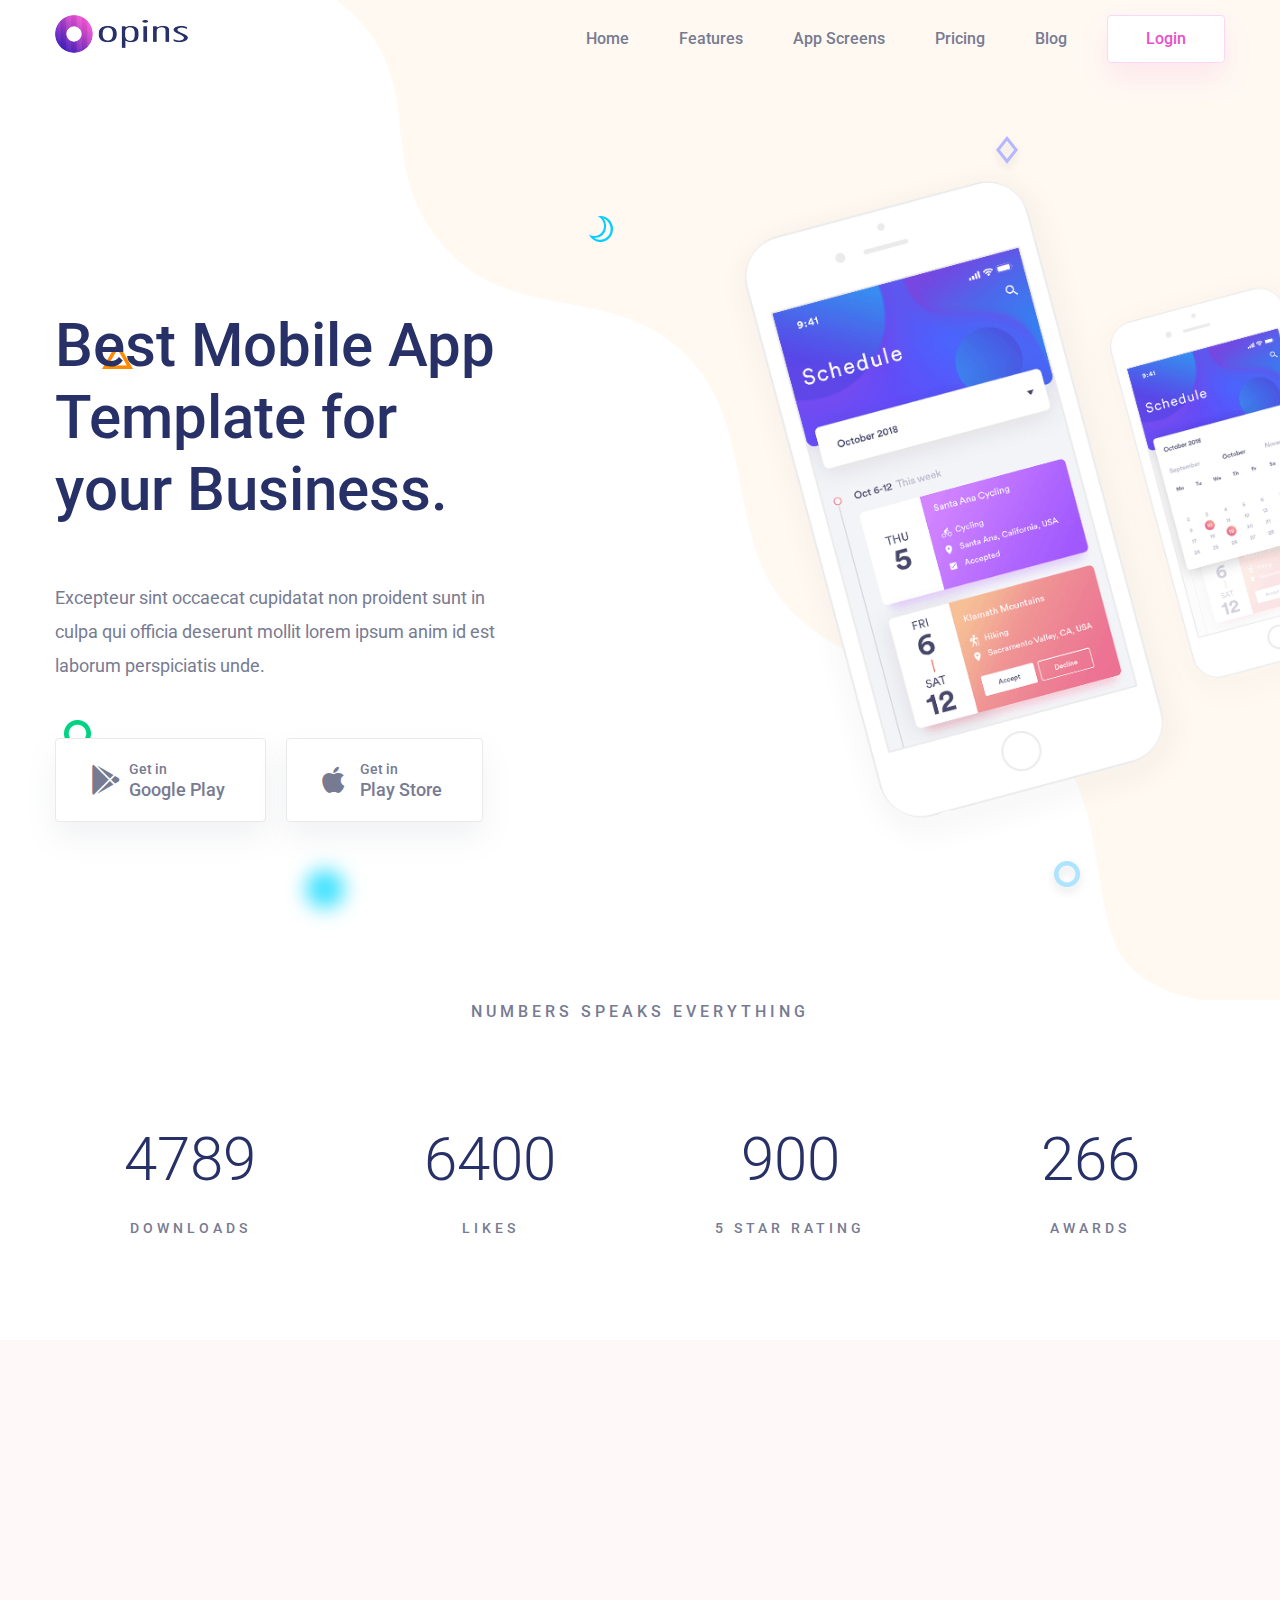
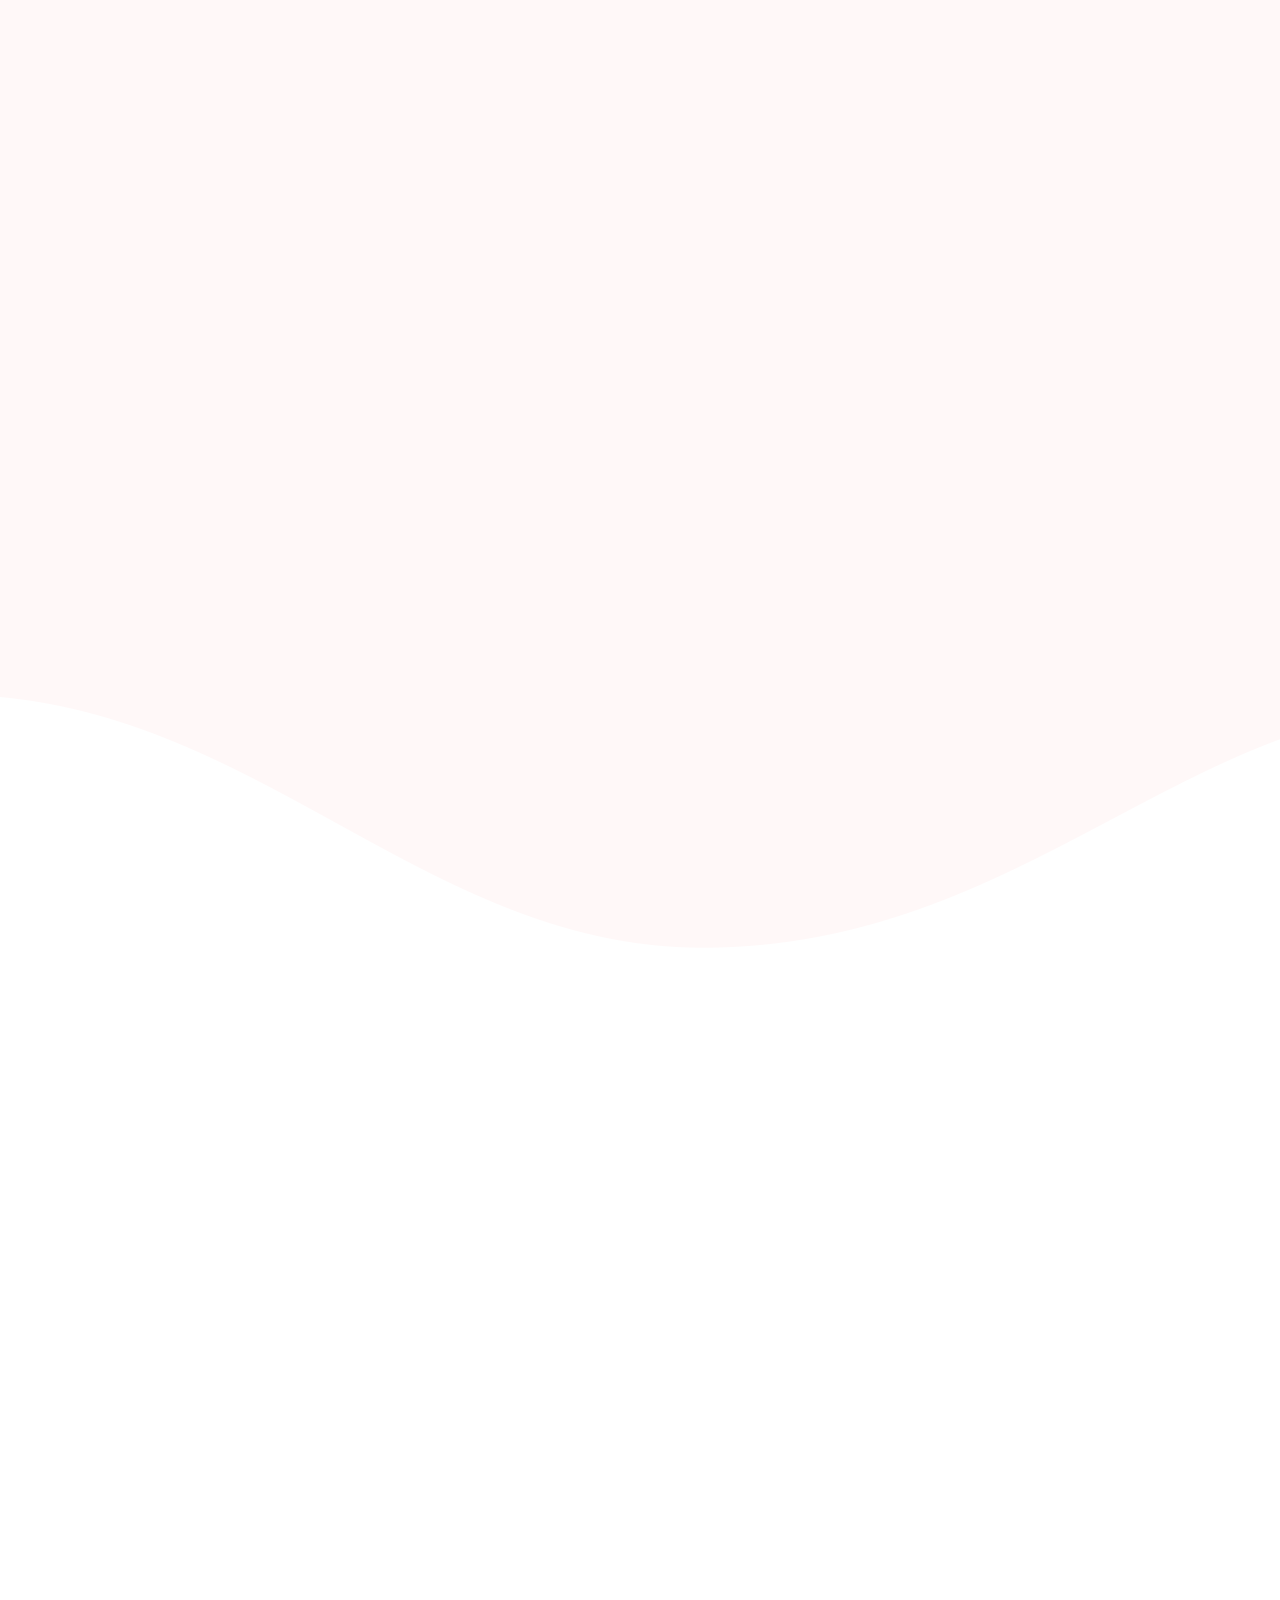
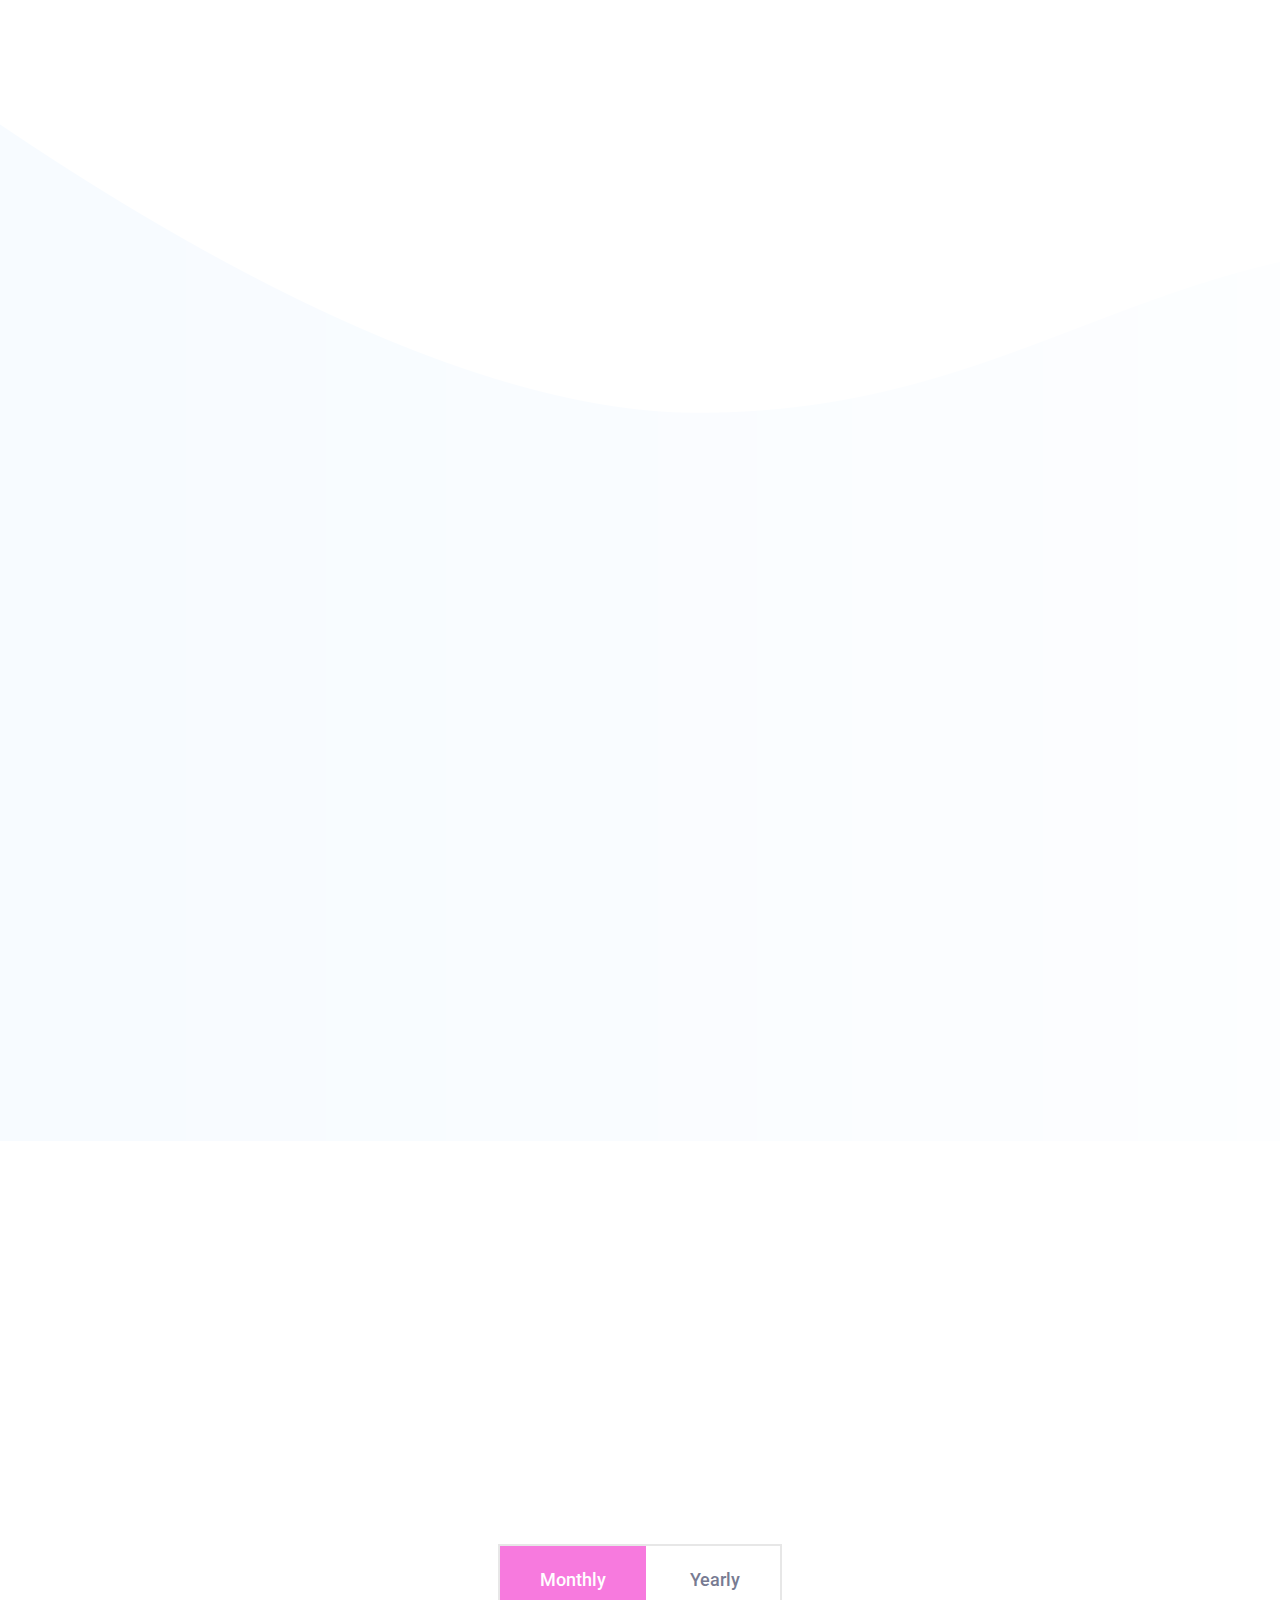
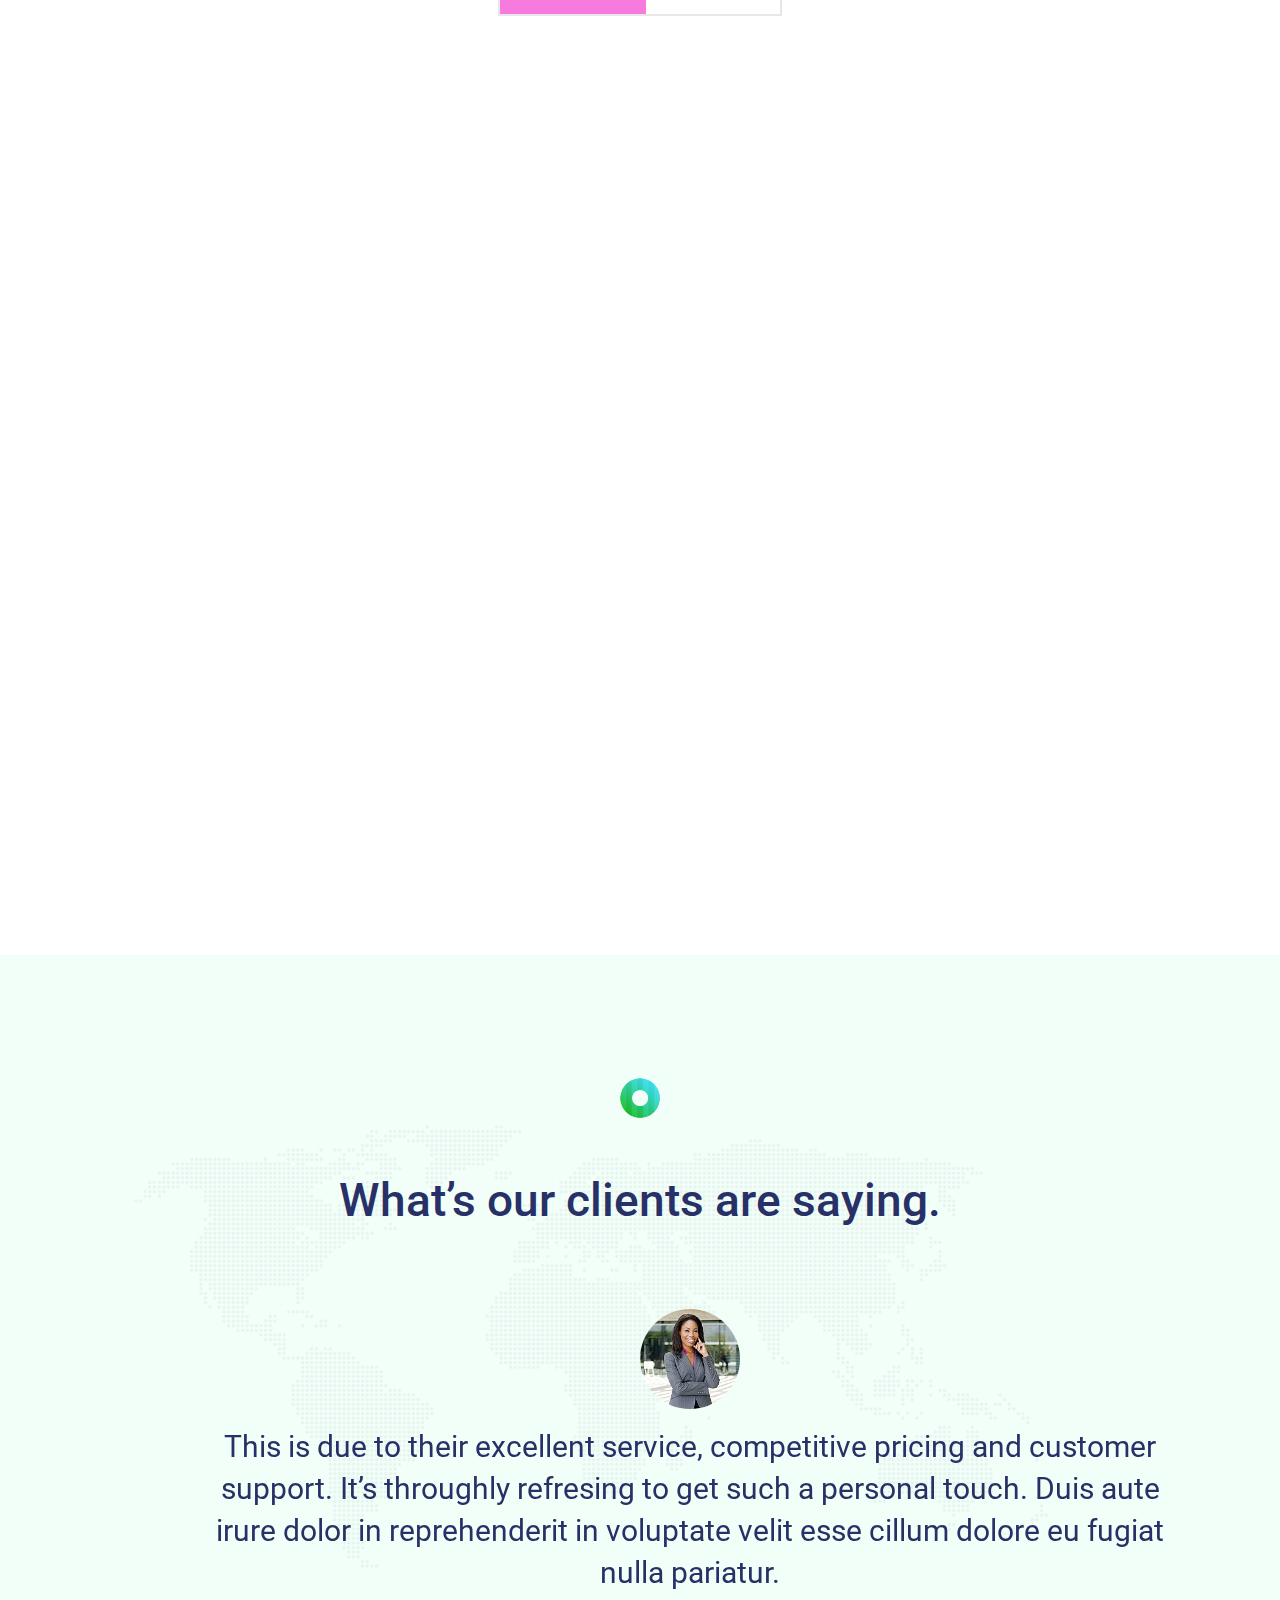
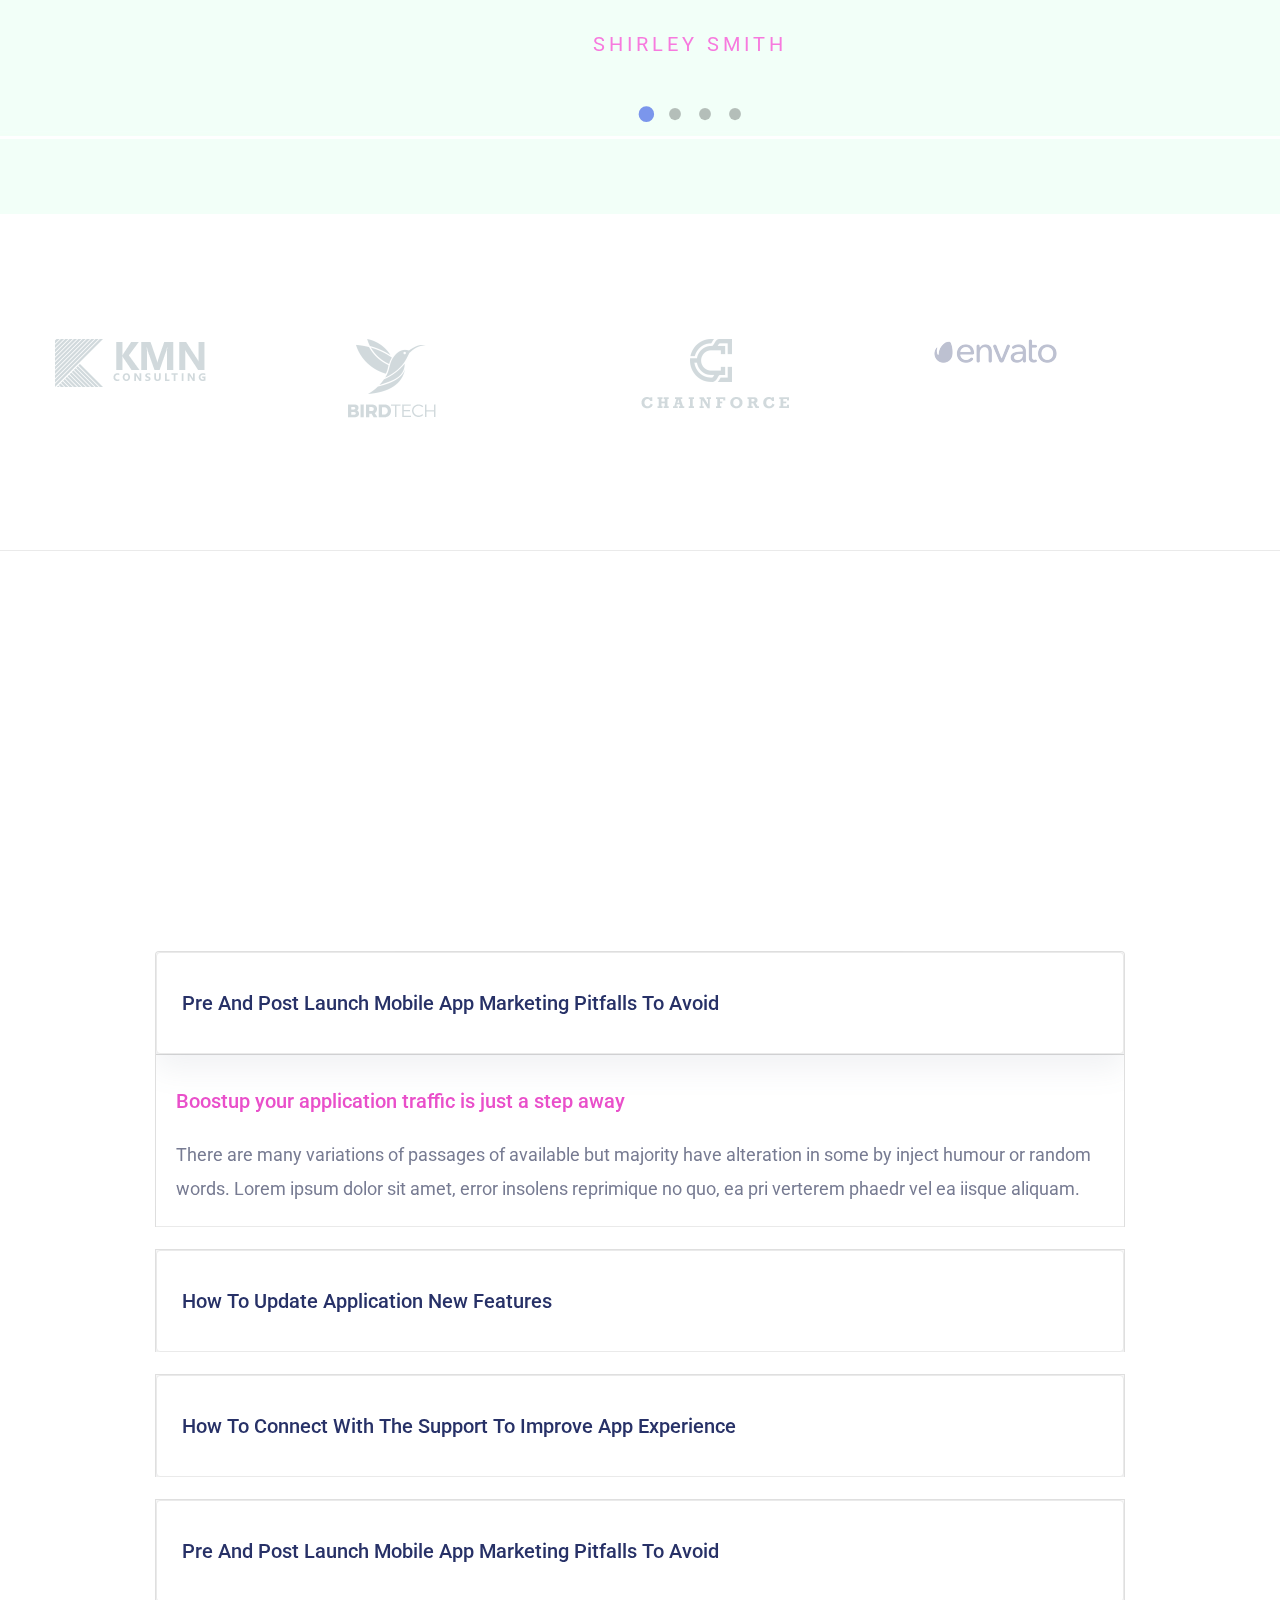
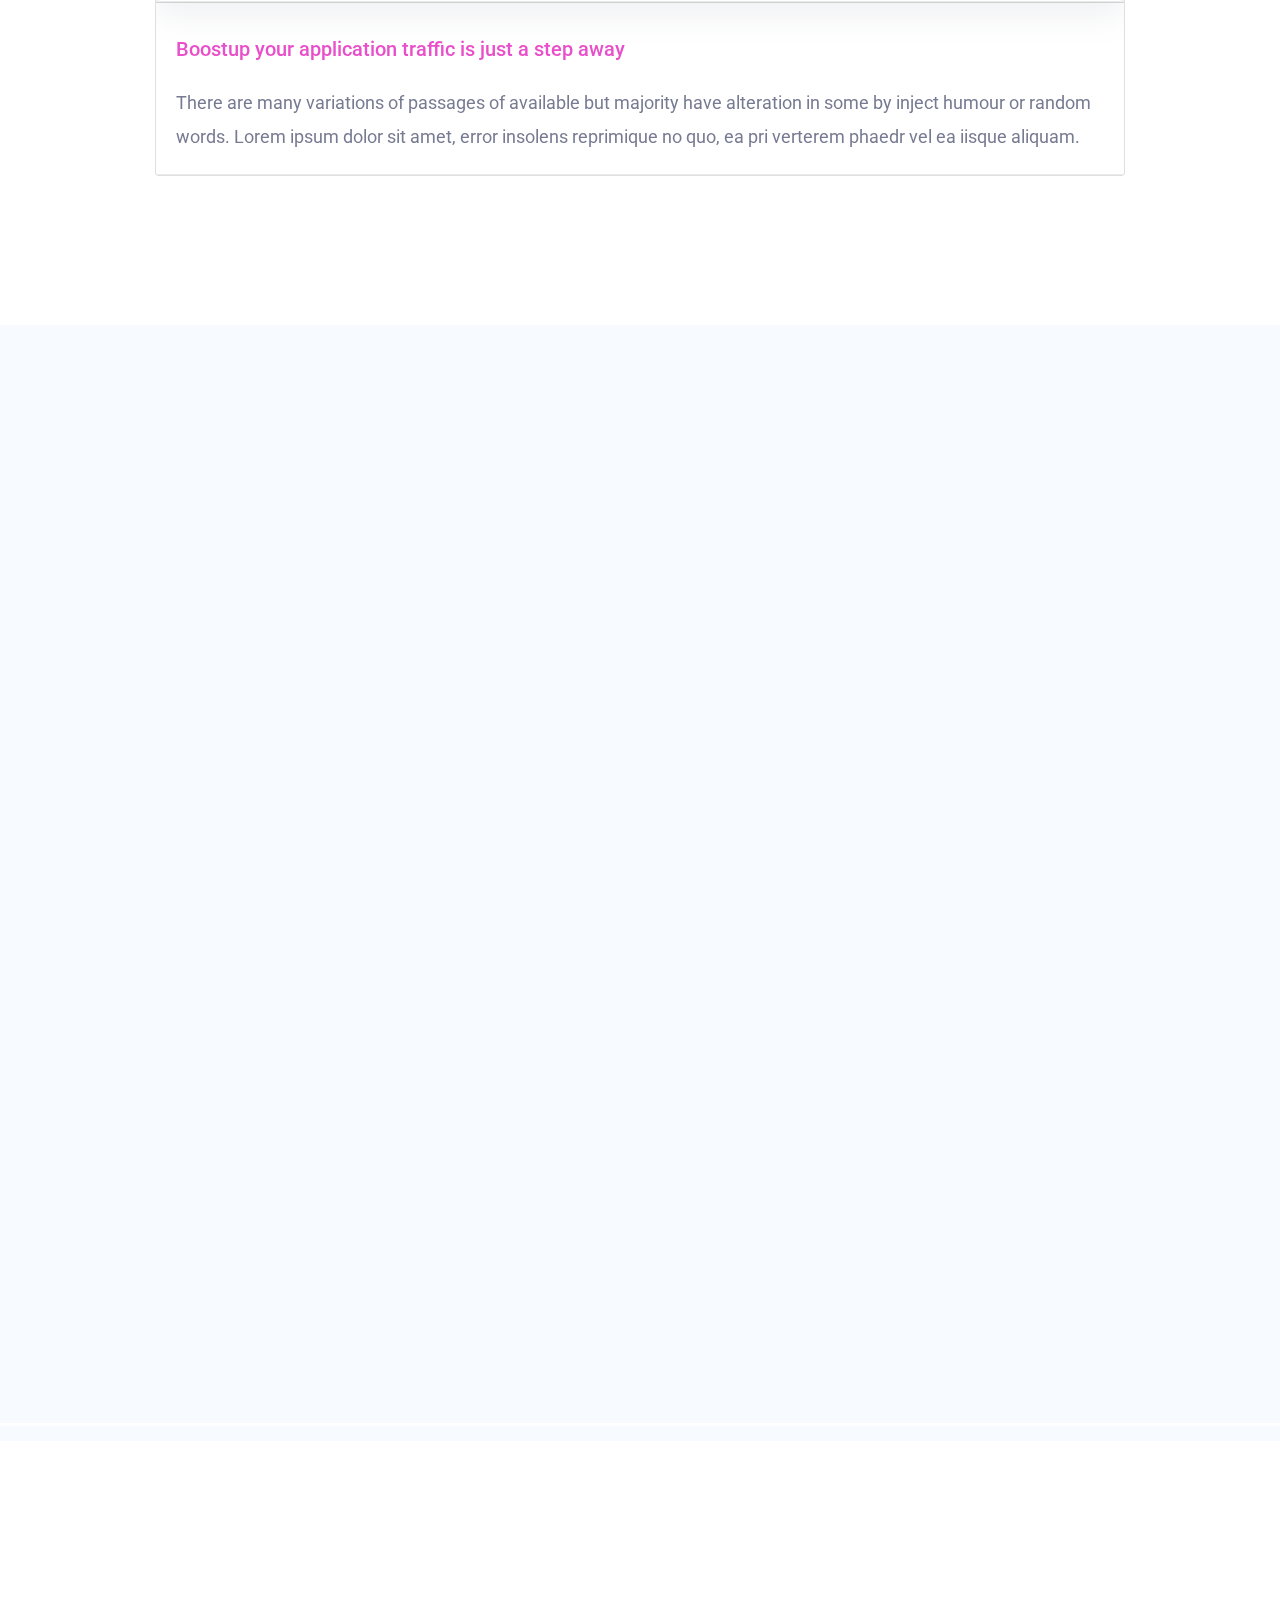
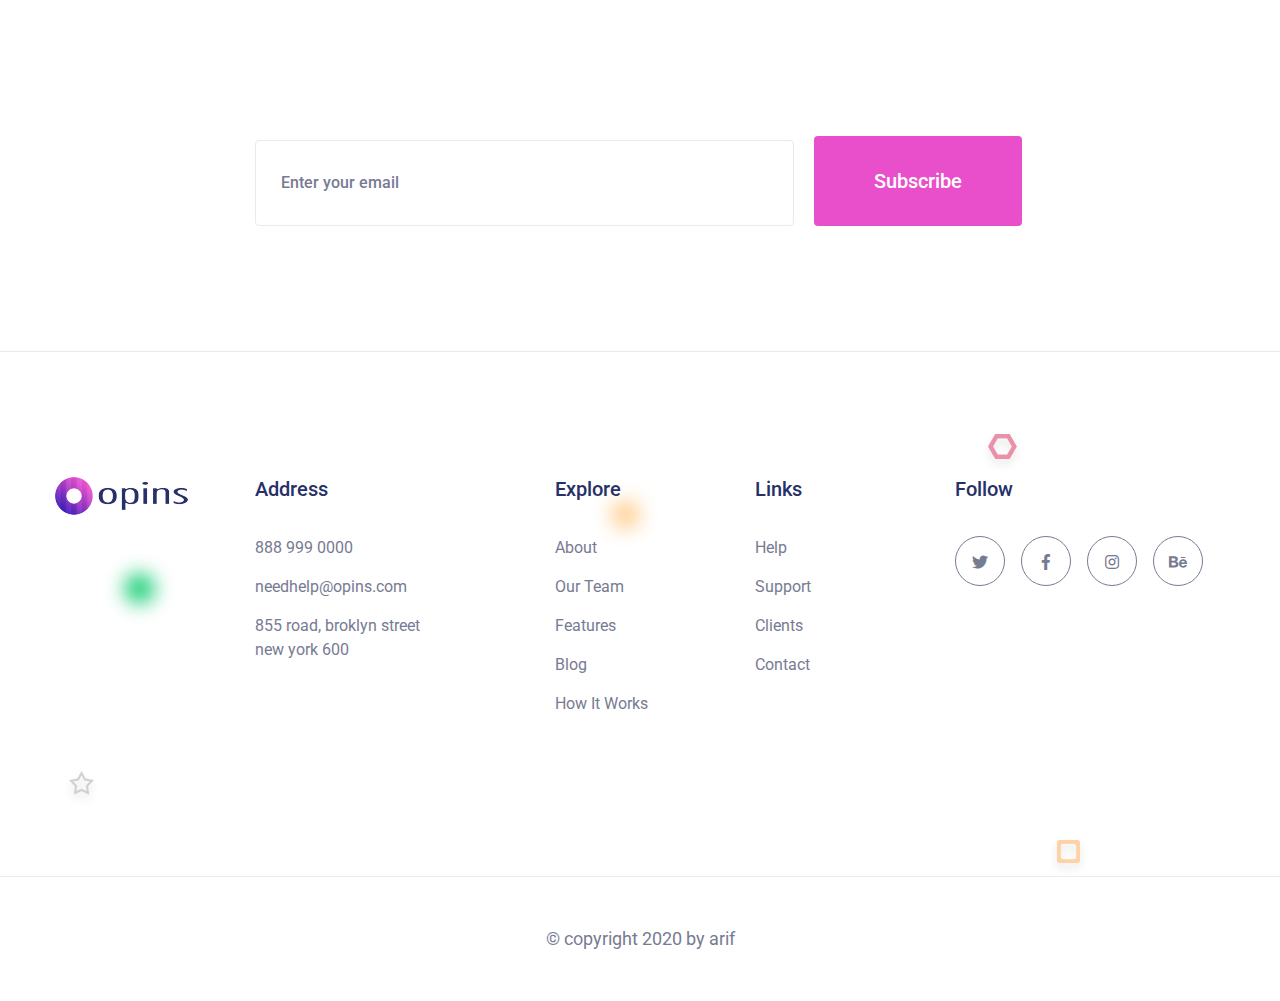
<file: index.html>
<!DOCTYPE html>
<html lang="en">

<head>
    <!-- Required meta tags -->
    <meta charset="utf-8">
    <meta name="viewport" content="width=device-width, initial-scale=1, shrink-to-fit=no">

   <!-- Favicon -->
    <link rel="shortcut icon" type="image/png" href="img/favicon/favicon-32x32.png">

    <link rel="stylesheet" href="css/bootstrap.min.css">
    <link rel="stylesheet" href="css/fontawesome-all.min.css">
    <link rel="stylesheet" href="css/icon.css">
    <link rel="stylesheet" href="css/aos.css">
    <link rel="stylesheet" href="css/meanmenu.css">
    <link rel="stylesheet" href="css/slick.css">
   <link rel="stylesheet" href="css/slick-theme.css">
    <link rel="stylesheet" href="css/default.css">
    <link rel="stylesheet" href="css/style.css">
    <link rel="stylesheet" href="css/responsive.css">

    <title>Opins--A creative app landing page</title>
</head>

<body>
    <div class="preloader"></div><!-- /.preloader -->
 <!-- header start  -->
    <header id="home">
        
        <section class="header-area transparent-header header-sticky">
            <div class="header-inner">
                <div class="container">
                    <div class="row">
                        <div class="col-lg-2 col-md-2 col-sm-3 col-4">
                            <div class="logo">
                                <img src="img/logo/logo-1-1.png" alt="logo">
                            </div>
                        </div>
                        <div class="col-lg-10 col-md-10 col-sm-9 col-8">
                            <div class="header-btn f-right">
                                <a href="#" class="btn btn-header">Login</a>
                            </div>
                            <div class="main-menu f-right">
                                <nav id="mobile-menu">
                                    <ul>
                                        <li><a href="#home">Home</a>
                                            <ul class="submenu">
                                                <li><a href="index.html">Home 1</a></li>
                                                <li><a href="index2.html">Home 2</a></li>
                                            </ul>
                                        </li>
                                        <li><a href="#features">Features</a></li>
                                        <li><a href="#appscreen">App Screens</a></li>
                                        <li><a href="#pricing">Pricing</a></li>
                                        <li><a href="#blog">Blog</a>
                                            <ul class="submenu">
                                                <li><a href="blog.html">Blog 1</a></li>
                                            </ul>
                                        </li>
                                    </ul>
                                </nav>
                            </div>
                            <div class="mobile-menu"></div>
                        </div>
                    </div>
                </div>
            </div>
        </section>


    </header>
 <!-- header end -->
       
    <main>
     
        <!-- banner start  -->

            <section class="banner-area" data-background="img/banner/banner-bg.png">
                <div class="shape-slider">
                    <img class="shape shape-1 sd-one" src="img/shape/shape1.png" alt="">
                    <img class="shape shape-2  sd-two" src="img/shape/shape2.png" alt="">
                    <img class="shape shape-3 sd-three" src="img/shape/shape3.png" alt="">
                    <img class="shape shape-4 sd-four" src="img/shape/shape4.png" alt="">
                    <img class="shape shape-5 rotate3d" src="img/shape/shape10.png" alt="">
                    <img class="shape shape-6 rotate2d" src="img/shape/shape11.png" alt="">
                </div>
                <div class="container">
                    <div class="row">
                        <div class="col-lg-5 col-12" data-aos="fade-right">
                          <div class="banner-text">
                              <h1>Best Mobile App
                                Template for your
                                Business.</h1>
                                <p>Excepteur sint occaecat cupidatat non proident sunt in culpa qui officia deserunt mollit lorem ipsum anim id est laborum perspiciatis unde.</p>
                          </div>
                          <div class="banner-btn-area mt-55">
                            <a href="#" class="banner-btn">
                                <i class="fab fa-google-play"></i>
                                Get in<span>Google Play</span>
                            </a>
                            <a href="#" class="banner-btn">
                                <i class="fab fa-apple"></i>
                                Get in<span>Play Store</span>
                            </a>
                          </div>  
                        </div>
                        <div class="col-lg-7" data-aos="fade-left">
                            <div class="banner-img d-none d-lg-block">
                                <img src="img/banner/banner-moc-1-1.png" alt="">
                            </div>
                        </div>
                    </div>
                </div>
            </section>

        <!-- banner end  -->

        <!-- counter start  -->
       
        <section class="counter-area">
            <div class="container">
                <div class="row">
                    <div class="col-xl-4 offset-xl-4 col-lg-6 offset-lg-3 col-md-8 offset-md-2">
                        <div class="counter-tittle text-center">
                            <span>Numbers Speaks Everything</span>
                        </div>
                    </div>
                </div>
                <div class="row text-center">
                    <div class="col-lg-3 col-sm-6">
                        <div class="single-counter mt-100">
                            <h1 class="counter">4789</h1>
                            <span>Downloads</span>
                        </div>
                    </div>
                    <div class="col-lg-3 col-sm-6">
                        <div class="single-counter mt-100">
                            <h1 class="counter">6400</h1>
                            <span>Likes</span>
                        </div>
                    </div>
                    <div class="col-lg-3 col-sm-6">
                        <div class="single-counter mt-100">
                            <h1 class="counter">900</h1>
                            <span>5 Star Rating</span>
                        </div>
                    </div>
                    <div class="col-lg-3 col-sm-6">
                        <div class="single-counter mt-100">
                            <h1 class="counter">266</h1>
                            <span>Awards</span>
                        </div>
                    </div>
                </div>
            </div>
        </section>

         <!-- counter end -->

         <!-- features start  -->

         <section id="features" class="features-area pt-120 mt-100" data-background="img/features/features-bg.png">
             <div class="container">
                 <div class="row">
                     <div class="col-xl-6 offset-xl-3 col-md-8 offset-md-2 col-12" data-aos="fade-down">
                         <div class="section-tittle text-center mb-70">
                            <div class="section-img mb-55">
                                <img src="img/round circle/round-circle-1-1.png" alt="">
                            </div>
                            <h2>Effective tools for
                                busy administrators.</h2>
                         </div>
                     </div>
                 </div>
                 <div class="row">
                    <div class="col-lg-4 col-md-6 col-12" data-aos="fade-right">
                        <div class="single-service-one mb-20" >
                            <div class="hover-block"></div><!-- /.hover-block -->
                            <i class="feat-icon opins-icon-smartphone"></i>
                            <h4>High Creative App <br> Display</h4>
                            <p>There are many variations of passages of lorem ipsum but majority have suffered.</p>
                            <div class="line-block line-block-color"></div><!-- /.line-block -->
                            <a href="#" class="more-link">Read More</a>
                        </div><!-- /.single-service-one -->
                    </div>
                    <div class="col-lg-4 col-md-6 col-12" data-aos="fade-up">
                        <div class="single-service-one mb-20">
                            <div class="hover-block"></div><!-- /.hover-block -->
                            <i class="feat-icon opins-icon-smartphone-1"></i>
                            <h4>High Creative App <br> Display</h4>
                            <p>There are many variations of passages of lorem ipsum but majority have suffered.</p>
                            <div class="line-block line-block-color-1"></div><!-- /.line-block -->
                            <a href="#" class="more-link">Read More</a>
                        </div><!-- /.single-service-one -->
                    </div>
                    <div class="col-lg-4 col-md-6 col-12" data-aos="fade-left">
                        <div class="single-service-one mb-20">
                            <div class="hover-block"></div><!-- /.hover-block -->
                            <i class="feat-icon opins-icon-smartphone-2"></i>
                            <h4>High Creative App <br> Display</h4>
                            <p>There are many variations of passages of lorem ipsum but majority have suffered.</p>
                            <div class="line-block line-block-color-2"></div><!-- /.line-block -->
                            <a href="#" class="more-link">Read More</a>
                        </div><!-- /.single-service-one -->
                    </div>
                 </div>
             </div>
         </section>

         <!-- features end -->

         <!-- features-2 start  -->

         <section id="appscreen" class="features-2-area pt-115">
             <div class="container">
                 <div class="row">
                     <div class="col-xl-6 col-lg-5 col-12" data-aos="fade-down-right">
                         <div class="features-2-img bounce">
                             <img src="img/features/moc-1-1.png" alt="">
                         </div>
                     </div>
                     <div class="col-xl-6 col-lg-7 col-12" data-aos="fade-down-left">
                        <div class="section-tittle mb-70">
                            <div class="section-img mb-55">
                                <img src="img/round circle/round-circle-1-2.png" alt="">
                            </div>
                            <h2>Take a control on your
                                mobile app.</h2>
                            <p>Duis aute irure dolor in reprehenderit in voluptate velit esse cillum dolore eu fugiat nulla pariatur</p>
                         </div>
                         <div class="features-2-content">
                            <div><i class="far fa-check"></i> <span>Refresing to get such a personal touch. </span></div>
                             <div><i class="far fa-check"></i><span>Duis aute irure dolor in reprehenderit in voluptate.</span></div>
                             <div><i class="far fa-check"></i><span>Velit esse cillum dolore eu fugiat nulla pariatur.</span></div>
                            <div class="features-2-btn mt-50">
                                <a href="#" class="btn">Learn More</a>
                            </div>
                         </div>
                     </div>
                 </div>
             </div>
         </section>

         <!-- features-2 end  -->

         <!-- features-3 start  -->

         <section class="features-2-area features-height pt-265 pb-125" data-background="img/features/features-bg2.png">
             <div class="container">
                 <div class="row">
                     <div class="col-xl-6 col-lg-7" data-aos="fade-up-right">
                        <div class="section-tittle mb-70">
                            <div class="section-img mb-55">
                                <img src="img/round circle/round-circle-1-3.png" alt="">
                            </div>
                            <h2>Take a control on your
                                mobile app.</h2>
                            <p>Duis aute irure dolor in reprehenderit in voluptate velit esse cillum dolore eu fugiat nulla pariatur</p>
                         </div>
                         <div class="features-2-content">
                            <div><i class="far fa-check"></i> <span>Refresing to get such a personal touch. </span></div>
                             <div><i class="far fa-check"></i><span>Duis aute irure dolor in reprehenderit in voluptate.</span></div>
                             <div><i class="far fa-check"></i><span>Velit esse cillum dolore eu fugiat nulla pariatur.</span></div>
                            <div class="features-2-btn mt-50">
                                <a href="#" class="btn">Learn More</a>
                            </div>
                         </div>
                     </div>
                     <div class="col-xl-6 col-lg-5 d-none d-lg-block" data-aos="fade-up-left">
                        <div class="features-2-img bounce">
                            <img src="img/features/moc-1-2.png" alt="">
                        </div>
                    </div>
                 </div>
             </div>
         </section>

         <!-- features-3 end  -->

         <!-- pricing start  -->

         <section id="pricing" class="pricing-area pt-125 pb-115">
             <div class="container">
                 <div class="row">
                   <div class="col-xl-6 offset-xl-3 col-md-8 offset-md-2" data-aos="zoom-in">
                    <div class="section-tittle text-center mb-70">
                        <div class="section-img mb-55">
                            <img src="img/round circle/round-circle-1-4.png" alt="">
                        </div>
                        <h2>Choose plans which suits
                            your needs.</h2>
                     </div>
                   </div>
                 </div>
                 <div class="row">
                     <div class="col-12">
                        <div class="price-menu-box">
                            <ul class="nav price-nav mb-60" id="myTab" role="tablist">
                                <li class="nav-item">
                                  <a class="nav-link active" id="profile-tab" data-toggle="tab" href="#home" role="tab" aria-controls="profile" aria-selected="false">Monthly</a>
                                </li>
                                <li class="nav-item">
                                  <a class="nav-link" id="contact-tab" data-toggle="tab" href="#profile" role="tab" aria-controls="contact" aria-selected="false">Yearly</a>
                                </li>
                            </ul>
                          </div>
                          <div class="tab-content" id="myTabContent">
                            <div class="tab-pane fade show active" id="home" role="tabpanel" aria-labelledby="home-tab">
                                <div class="row mt-80">
                   
                                    <div class="col-lg-4 col-md-6 col-12" data-aos="fade-right">
                                        <div class="pricing-body text-center mb-20">
                                            <div class="pricing-header price-color">
                                                <h1>$20.00</h1>
                                                <span>basic pack</span>
                                                <div class="line-block line-block-color"></div><!-- /.line-block -->
                                            </div>
                                            <div class="pricing-footer">
                                                <ul>
                                                    <li>Extra features</li>
                                                    <li>Lifetime free support</li>
                                                    <li>Upgrate options</li>
                                                    <li>Full access</li>
                                                </ul>
                                                <div class="pricing-btn mb-40 mt-40">
                                                    <a class="btn" href="#">Purchase</a>
                                                </div>
                                                <span>No hidden charges!</span>
                                            </div>
                                        </div>
                                    </div>
                                 <div class="col-lg-4 col-md-6 col-12" data-aos="fade-up">
                                        <div class="pricing-body text-center mb-20">
                                            <div class="pricing-header price-color-1">
                                                <h1>$30.00</h1>
                                                <span>basic pack</span>
                                                <div class="line-block line-block-color-1"></div><!-- /.line-block -->
                                            </div>
                                            <div class="pricing-footer">
                                                <ul>
                                                    <li>Extra features</li>
                                                    <li>Lifetime free support</li>
                                                    <li>Upgrate options</li>
                                                    <li>Full access</li>
                                                </ul>
                                                <div class="pricing-btn mb-40 mt-40">
                                                    <a class="btn" href="#">Purchase</a>
                                                </div>
                                                <span>No hidden charges!</span>
                                            </div>
                                        </div>
                                    </div>
                                 <div class="col-lg-4 col-md-6 col-12" data-aos="fade-left">
                                        <div class="pricing-body text-center mb-20">
                                            <div class="pricing-header price-color-2">
                                                <h1>$40.00</h1>
                                                <span>basic pack</span>
                                                <div class="line-block line-block-color-2"></div><!-- /.line-block -->
                                            </div>
                                            <div class="pricing-footer">
                                                <ul>
                                                    <li>Extra features</li>
                                                    <li>Lifetime free support</li>
                                                    <li>Upgrate options</li>
                                                    <li>Full access</li>
                                                </ul>
                                                <div class="pricing-btn mb-40 mt-40">
                                                    <a class="btn" href="#">Purchase</a>
                                                </div>
                                                <span>No hidden charges!</span>
                                            </div>
                                        </div>
                                    </div>
            
                                </div>

                            </div>

                            <div class="tab-pane fade" id="profile" role="tabpanel" aria-labelledby="profile-tab">
                                <div class="row mt-80">
                   
                                    <div class="col-lg-4 col-md-6 col-12" data-aos="fade-right">
                                        <div class="pricing-body text-center mb-20">
                                            <div class="pricing-header price-color">
                                                <h1>$200.00</h1>
                                                <span>basic pack</span>
                                                <div class="line-block line-block-color"></div><!-- /.line-block -->
                                            </div>
                                            <div class="pricing-footer">
                                                <ul>
                                                    <li>Extra features</li>
                                                    <li>Lifetime free support</li>
                                                    <li>Upgrate options</li>
                                                    <li>Full access</li>
                                                </ul>
                                                <div class="pricing-btn mb-40 mt-40">
                                                    <a class="btn" href="#">Purchase</a>
                                                </div>
                                                <span>No hidden charges!</span>
                                            </div>
                                        </div>
                                    </div>
                                 <div class="col-lg-4 col-md-6 col-12" data-aos="fade-up">
                                        <div class="pricing-body text-center mb-20">
                                            <div class="pricing-header price-color-1">
                                                <h1>$300.00</h1>
                                                <span>basic pack</span>
                                                <div class="line-block line-block-color-1"></div><!-- /.line-block -->
                                            </div>
                                            <div class="pricing-footer">
                                                <ul>
                                                    <li>Extra features</li>
                                                    <li>Lifetime free support</li>
                                                    <li>Upgrate options</li>
                                                    <li>Full access</li>
                                                </ul>
                                                <div class="pricing-btn mb-40 mt-40">
                                                    <a class="btn" href="#">Purchase</a>
                                                </div>
                                                <span>No hidden charges!</span>
                                            </div>
                                        </div>
                                    </div>
                                 <div class="col-lg-4 col-md-6 col-12" data-aos="fade-left">
                                        <div class="pricing-body text-center mb-20">
                                            <div class="pricing-header price-color-2">
                                                <h1>$400.00</h1>
                                                <span>basic pack</span>
                                                <div class="line-block line-block-color-2"></div><!-- /.line-block -->
                                            </div>
                                            <div class="pricing-footer">
                                                <ul>
                                                    <li>Extra features</li>
                                                    <li>Lifetime free support</li>
                                                    <li>Upgrate options</li>
                                                    <li>Full access</li>
                                                </ul>
                                                <div class="pricing-btn mb-40 mt-40">
                                                    <a class="btn" href="#">Purchase</a>
                                                </div>
                                                <span>No hidden charges!</span>
                                            </div>
                                        </div>
                                    </div>
                                   
                               
                                </div>
                            </div>
                          </div>
                     </div>
                 </div>
            </div>
         </section>

         <!-- pricing end -->

         <!-- testimonial start  -->

        <div class="testimonial-area pt-125 pb-125" data-background="img/testimonial/test.jpg">
            <div class="container">
                <div class="row">
                    <div class="col-lg-8 offset-lg-2">
                        <div class="section-tittle mb-70 text-center">
                            <div class="section-img mb-55">
                                <img src="img/round circle/round-circle-1-6.png" alt="">
                            </div>
                            <h2>What’s our clients are
                                saying.</h2>
                         </div>
                    </div>
                </div>
                <div class="row justify-content-center">
                    <div class="col-xl-10 offset-xl-1 col-lg-8 col-10">

                        <div class="testimonial-author text-center">
                            <div class="testimonial-inner-img ">
                                <div class="author-active">
                                    <div class="single-author-img">
                                        <img src="img/testimonial/testi-1-1.jpg" alt="">
                                    </div>
                                    <div class="single-author-img">
                                        <img src="img/testimonial/testi-1-2.jpg" alt="">
                                    </div>
                                    <div class="single-author-img">
                                        <img src="img/testimonial/testi-1-3.jpg" alt="">
                                    </div>
                                    <div class="single-author-img">
                                        <img src="img/testimonial/testi-1-4.jpg" alt="">
                                    </div>
                                    <div class="single-author-img">
                                        <img src="img/testimonial/testi-1-5.jpg" alt="">
                                    </div>
                                    <div class="single-author-img">
                                        <img src="img/testimonial/testi-1-6.jpg" alt="">
                                    </div>
                                  
                                </div>
                            </div>
                        </div>

                        <div class="testimonial-comment text-center">
                            <div class="testimonial-inner-comment">
                                <div class="comment-active">
                                    <div class="single-comment">
                                        <h3>This is due to their excellent service, competitive pricing and customer support. It’s throughly refresing to get such a personal touch. Duis aute irure dolor in reprehenderit in voluptate velit esse cillum dolore eu fugiat nulla pariatur.</h3>
                                        <span>Shirley Smith</span>
                                    </div>
                                    <div class="single-comment">
                                        <h3>TThis is due to their excellent service, competitive pricing and customer support. It’s throughly refresing to get such a personal touch. Duis aute irure dolor in reprehenderit in voluptate velit esse cillum dolore eu fugiat nulla pariatur.</h3>
                                        <span>Clark Smith</span>
                                    </div>
                                    <div class="single-comment">
                                        <h3>This is due to their excellent service, competitive pricing and customer support. It’s throughly refresing to get such a personal touch. Duis aute irure dolor in reprehenderit in voluptate velit esse cillum dolore eu fugiat nulla pariatur.</h3>
                                        <span>John Dev </span>
                                    </div>
                                    <div class="single-comment">
                                        <h3>This is due to their excellent service, competitive pricing and customer support. It’s throughly refresing to get such a personal touch. Duis aute irure dolor in reprehenderit in voluptate velit esse cillum dolore eu fugiat nulla pariatur.</h3>
                                        <span>Ahsan Mia</span>
                                    </div>
                                </div>
                            </div>
                        </div>

                    </div>
                </div>
            </div>
        </div>

         <!-- testimonial end  -->

            <!-- brand start  -->

            <section class="brand-area pb-125 pt-125">
                <div class="container">
                    <div class="row">
                        <div class="col-12">
                            <div class="brand-active owl-carousel">
                                <div class="single-brand">
                                    <img src="img/brand/1.png" alt="">
                                </div>
                                <div class="single-brand">
                                    <img src="img/brand/2.png" alt="">
                                </div>
                                <div class="single-brand">
                                    <img src="img/brand/3.png" alt="">
                                </div>
                                <div class="single-brand">
                                    <img src="img/brand/brand-1-1.png" alt="">
                                </div>
                                <div class="single-brand">
                                    <img src="img/brand/4.png" alt="">
                                </div>
                                <div class="single-brand">
                                    <img src="img/brand/5.png" alt="">
                                </div>
                            </div>
                        </div>
                    </div>
                </div>
            </section>

            <!-- brand end -->

         <!-- faq start  -->

            <section class="faq-area pt-125 pb-125">
                <div class="container">
                    <div class="row">
                        <div class="col-lg-6 offset-lg-3 col-md-8 offset-md-2 col-12" data-aos="zoom-in-up">
                            <div class="section-tittle mb-70 text-center">
                                <div class="section-img mb-55">
                                    <img src="img/round circle/round-circle-1-7.png" alt="">
                                </div>
                                <h2>Want to ask something
                                    from us?</h2>
                             </div>
                        </div>
                    </div>
                    <div class="row">
                        <div class="col-xl-10 offset-xl-1 col-12">
                            <div class="accordion" id="accordionExample">
                                <div class="card">
                                  <div class="card-header" id="headingOne">
                                    <h2 class="mb-0">
                                      <button class="btn btn-link btn-block text-left" type="button" data-toggle="collapse" data-target="#collapseOne" aria-expanded="true" aria-controls="collapseOne">
                                        Pre and post launch mobile app marketing pitfalls to avoid
                                      </button>
                                    </h2>
                                  </div>
                              
                                  <div id="collapseOne" class="collapse show" aria-labelledby="headingOne" data-parent="#accordionExample">
                                    <div class="card-body">
                                        <h4>Boostup your application traffic is just a step away</h4>
                                       <p> There are many variations of passages of available but majority have alteration in some by inject humour or random words. Lorem ipsum dolor sit amet, error insolens reprimique no quo, ea pri verterem phaedr vel ea iisque aliquam.</p>
                                    </div>
                                  </div>
                                </div>
                                <div class="card">
                                  <div class="card-header" id="headingTwo">
                                    <h2 class="mb-0">
                                      <button class="btn btn-link btn-block text-left collapsed" type="button" data-toggle="collapse" data-target="#collapseTwo" aria-expanded="false" aria-controls="collapseTwo">
                                        How to update application new features
                                      </button>
                                    </h2>
                                  </div>
                                  <div id="collapseTwo" class="collapse" aria-labelledby="headingTwo" data-parent="#accordionExample">
                                    <div class="card-body">
                                        <h4>Boostup your application traffic is just a step away</h4>
                                        <p> There are many variations of passages of available but majority have alteration in some by inject humour or random words. Lorem ipsum dolor sit amet, error insolens reprimique no quo, ea pri verterem phaedr vel ea iisque aliquam.</p>
                                    </div>
                                  </div>
                                </div>
                                <div class="card">
                                  <div class="card-header" id="headingThree">
                                    <h2 class="mb-0">
                                      <button class="btn btn-link btn-block text-left collapsed" type="button" data-toggle="collapse" data-target="#collapseThree" aria-expanded="false" aria-controls="collapseThree">
                                        How to connect with the support to improve app experience
                                      </button>
                                    </h2>
                                  </div>
                                  <div id="collapseThree" class="collapse" aria-labelledby="headingThree" data-parent="#accordionExample">
                                    <div class="card-body">
                                        <h4>Boostup your application traffic is just a step away</h4>
                                        <p> There are many variations of passages of available but majority have alteration in some by inject humour or random words. Lorem ipsum dolor sit amet, error insolens reprimique no quo, ea pri verterem phaedr vel ea iisque aliquam.</p>
                                    </div>
                                  </div>
                                </div>
                                <div class="card">
                                    <div class="card-header" id="headingOne">
                                      <h2 class="mb-0">
                                        <button class="btn btn-link btn-block text-left" type="button" data-toggle="collapse" data-target="#collapseOne" aria-expanded="true" aria-controls="collapseOne">
                                          Pre and post launch mobile app marketing pitfalls to avoid
                                        </button>
                                       
                                      </h2>
  
                                    
                                    </div>
                                
                                    <div id="collapseOne" class="collapse show" aria-labelledby="headingOne" data-parent="#accordionExample">
                                      <div class="card-body">
                                          <h4>Boostup your application traffic is just a step away</h4>
                                         <p> There are many variations of passages of available but majority have alteration in some by inject humour or random words. Lorem ipsum dolor sit amet, error insolens reprimique no quo, ea pri verterem phaedr vel ea iisque aliquam.</p>
                                      </div>
                                    </div>
                                  </div>
                              </div>
                        </div>
                    </div>
                </div>
            </section>

         <!-- faq end   -->

            <!-- blog start  -->

                <section id="blog" class="blog-area pt-125 pb-125" data-background="img/blog/blog-bg.jpg"> 
                    <div class="container">
                        <div class="row">
                            <div class="col-lg-6 offset-lg-3 col-md-10 offset-md-1" data-aos="zoom-out">
                                <div class="section-tittle mb-70 text-center">
                                    <div class="section-img mb-55">
                                       <img src="img/round circle/round-circle-1-6.png" alt="">
                                    </div>
                                    <h2>Check out our latest
                                        news & articles.</h2>
                                 </div>
                            </div>
                        </div>
                        <div class="row">
                            <div class="col-lg-4 col-md-6 col-12 mb-30" data-aos="zoom-in-right">
                                <div class="blog-header position-relative">
                                    <div class="blog-img">
                                       <img src="img/blog/blog1.png" alt="">                                       
                                    </div>
                                    <div class="blog-date">
                                        <span>30 April, 2019</span>
                                    </div>
                                </div>
                                <div class="blog-main">
                                    <div class="blog-others mt-25 mb-10">
                                        <span>By Admin  </span>&nbsp;&nbsp;&nbsp;.&nbsp;&nbsp;&nbsp;<span>  2 Comments</span>
                                    </div>
                                    <div class="blog-main-text mb-30">
                                        <h3>Pre and Post Launch Mobile App Marketing Pitfalls to Avoid</h3>
                                    </div>
                                </div>
                                <div class="blog-footer">
                                    <div class="blog-footer-text">
                                        <p>There are many variations of passages of available but majority have alteration in some by inject humour or random words.</p>
                                    </div>
                                    <div class="line-block"></div>
                                    <a href="#">Read More</a>
                                </div>
                            </div>
                            <div class="col-lg-4 col-md-6 col-12 mb-30" data-aos="zoom-out">
                                <div class="blog-header position-relative">
                                    <div class="blog-img">
                                        <img src="img//blog/blog2.png" alt="">                                        
                                    </div>
                                    <div class="blog-date">
                                        <span>5 May, 2020</span>
                                    </div>
                                </div>
                                <div class="blog-main">
                                    <div class="blog-others mt-25 mb-10">
                                        <span>By Admin  </span>&nbsp;&nbsp;&nbsp;.&nbsp;&nbsp;&nbsp;<span>  2 Comments</span>
                                    </div>
                                    <div class="blog-main-text mb-30">
                                        <h3>Pre and Post Launch Mobile App Marketing Pitfalls to Avoid</h3>
                                    </div>
                                </div>
                                <div class="blog-footer">
                                    <div class="blog-footer-text">
                                        <p>There are many variations of passages of available but majority have alteration in some by inject humour or random words.</p>
                                    </div>
                                    <div class="line-block"></div>
                                    <a href="#">Read More</a>
                                </div>
                            </div>
                            <div class="col-lg-4 col-md-6 col-12 mb-30" data-aos="zoom-in-left">
                                <div class="blog-header position-relative">
                                    <div class="blog-img">
                                        <img src="img//blog/blog3.png" alt="">                                        
                                    </div>
                                    <div class="blog-date">
                                        <span>10 May, 2020</span>
                                    </div>
                                </div>
                                <div class="blog-main">
                                    <div class="blog-others mt-25 mb-10">
                                        <span>By Admin  </span>&nbsp;&nbsp;&nbsp;.&nbsp;&nbsp;&nbsp;<span>  2 Comments</span>
                                    </div>
                                    <div class="blog-main-text mb-30">
                                        <h3>Pre and Post Launch Mobile App Marketing Pitfalls to Avoid</h3>
                                    </div>
                                </div>
                                <div class="blog-footer">
                                    <div class="blog-footer-text">
                                        <p>There are many variations of passages of available but majority have alteration in some by inject humour or random words.</p>
                                    </div>
                                    <div class="line-block"></div>
                                    <a href="#">Read More</a>
                                </div>
                            </div>
                        </div>
                    </div>
                </section>

            <!-- blog end -->

            <!-- subscribe start  -->

                <section class="subscribe-area pt-125 pb-125">
                    <div class="container">
                        <div class="row">
                            <div class="col-lg-6 offset-lg-3 col-md-10 offset-md-1 col-12" data-aos="zoom-out-down">
                                <div class="section-tittle mb-60 text-center">
                                    <h2>Check out our latest
                                        news & articles.</h2>
                                </div>
                            </div>
                        </div>
                        <div class="row">
                            <div class="col-xl-8 offset-xl-2 col-lg-10 offset-lg-1 col-12">
                              <div class="subscribe-form">
                                <form action="#">
                                    <input type="text" placeholder="Enter your email"><button type="submit">Subscribe</button>
                                </form>
                              </div>
                            </div>
                        </div>
                    </div>
                </section>

            <!-- subscribe end -->
    </main>
    <!-- footer start  -->
    
    <footer>
        <section class="footer-area pt-125 pb-125">
            <div class="shape-slider">
                <img class="shape shape-1 sd-one" src="img/shape/shape5.png" alt="">
                <img class="shape shape-2  sd-two" src="img/shape/shape6.png" alt="">
                <img class="shape shape-3 sd-three" src="img/shape/shape9.png" alt="">
                <img class="shape shape-5 rotate3d" src="img/shape/shape8.png" alt="">
                <img class="shape shape-6 spin" src="img/shape/shape7.png" alt="">
            </div>
            <div class="container">
                <div class="row">
                    <div class="col-lg-2 col-md-4 col-6 mb-20">
                        <div class="footer-logo">
                            <img src="img/logo/logo-1-1.png" alt="">
                        </div>
                    </div>
                    <div class=" col-lg-3 col-md-4 col-6 mb-20">
                       <div class="footer-address">
                        <h5>Address</h5>   
                        <ul>
                            <li>888 999 0000</li>
                            <li>needhelp@opins.com</li>
                            <li>855 road, broklyn street <br>
                                new york 600</li>
                        </ul>
                       </div>
                    </div>
                    <div class=" col-lg-2 col-md-4 col-6 mb-20">
                        <div class="footer-explore">
                            <h5>Explore</h5>   
                            <ul>
                                <li><a href="#">About</a></li>
                                <li><a href="#">Our Team</a></li>
                                <li><a href="#">Features</a></li>
                                <li><a href="#">Blog</a></li>
                                <li><a href="#">How It Works</a></li>
                            </ul>
                        </div>
                    </div>
                    <div class=" col-lg-2 col-md-4 col-6 mb-20">
                        <div class="footer-links">
                        <h5>Links</h5>   
                        <ul>
                           <li>Help</li>
                           <li>Support</li>
                           <li>Clients</li>
                           <li>Contact</li>
                        </ul>
                        </div>
                      
                    </div>
                    <div class=" col-lg-3 col-md-6 col-8 ">
                        <div class="footer-social">
                            <h5>Follow</h5>
                            <ul>
                                <li><a href="#"><i class="fab fa-twitter"></i></a></li>
                                <li><a href="#"><i class="fab fa-facebook-f"></i></a></li>
                                <li><a href="#"><i class="fab fa-instagram"></i></a></li>
                                <li><a href="#"><i class="fab fa-behance"></i></a></li>
                            </ul>
                        </div>
                    </div>  
                </div>
                 
                </div>
            </div>
        </section>

        <!-- copyright start  -->

            <section class="copyright-area pt-45 pb-45">
                <div class="container">
                    <div class="row">
                        <div class="col-lg-4 offset-lg-4 col-md-8 offset-md-2 text-center">
                            <p>© copyright 2020 by arif</p>
                        </div>
                    </div>
                </div>
            </section>

        <!-- copyright end -->

    </footer>

      <!-- footer end -->

      <div class="back-to-top show">
        <a href="#home"><i class="fas fa-chevron-up"></i></a>
    </div>



    <!-- js here -->
    <script src="js/jquery-1.12.4.min.js"></script>
    <script src="js/popper.min.js"></script>
    <script src="js/bootstrap.min.js"></script>
    <script src="js/waypoints.min.js"></script>
    <script src="js/aos.js"></script>
    <script src="js/counter.js"></script>
    <script src="js/onepagenav.js"></script>
    <script src="js/slick.min.js"></script>
    <script src="js/meanmenu.js"></script>
    <script src="js/main.js"></script>
</body>

</html>
</file>
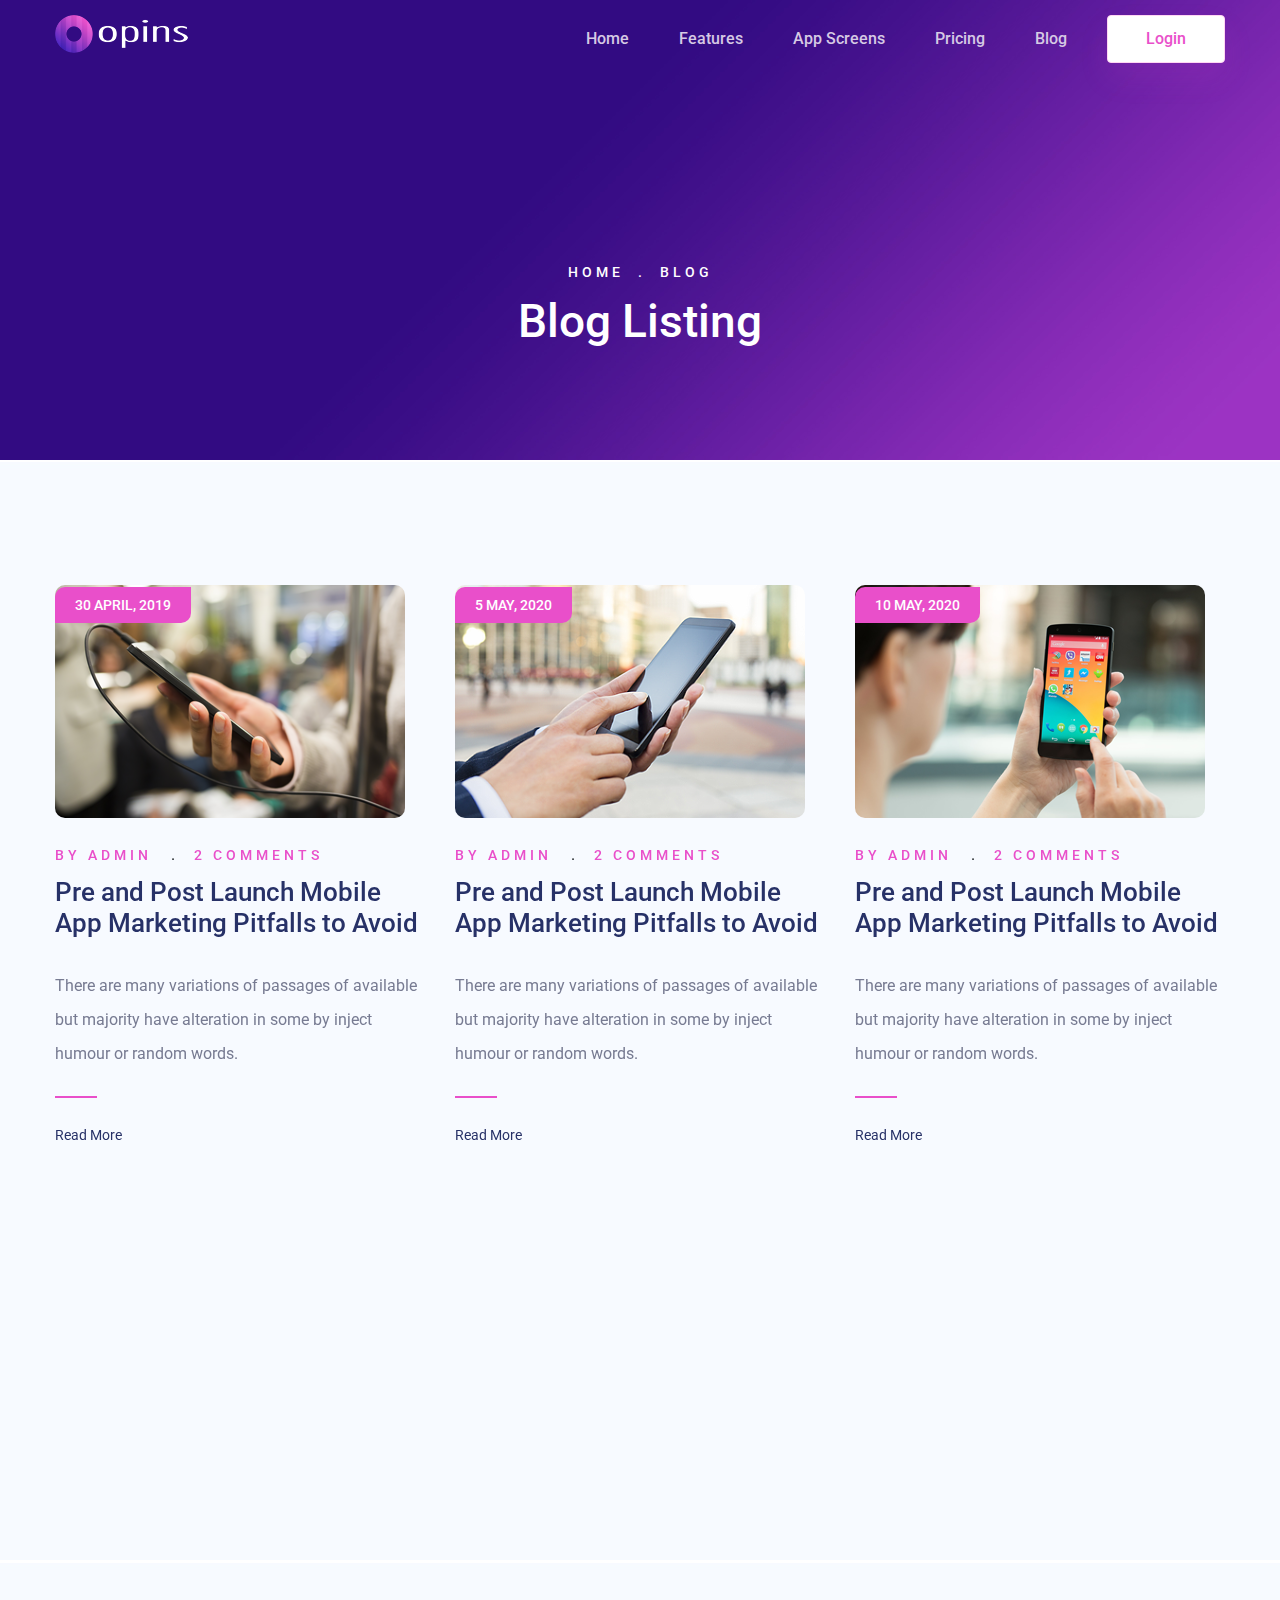
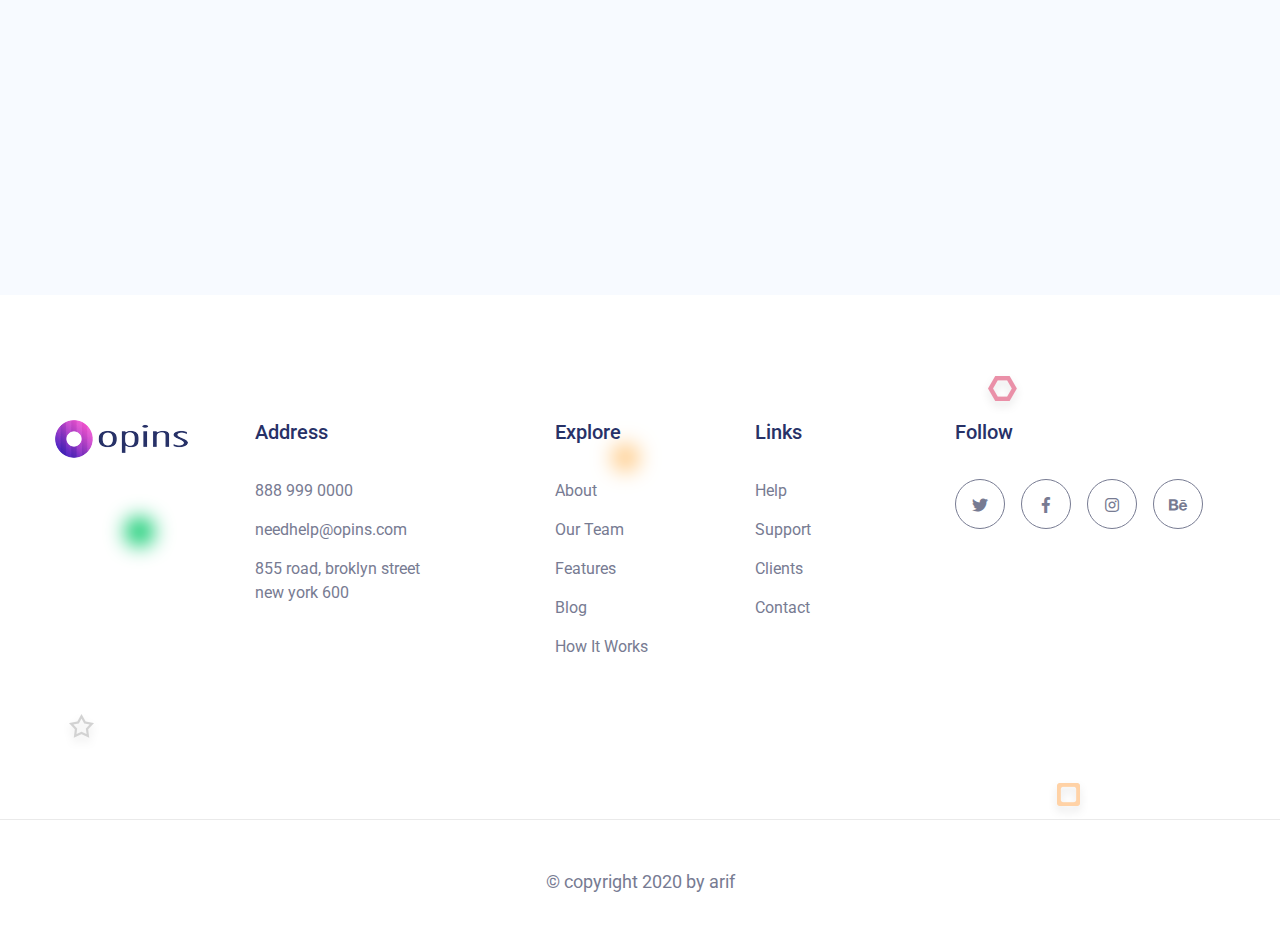
<file: blog.html>
<!DOCTYPE html>
<html lang="en">

<head>
    <!-- Required meta tags -->
    <meta charset="utf-8">
    <meta name="viewport" content="width=device-width, initial-scale=1, shrink-to-fit=no">

   <!-- Favicon -->
    <link rel="shortcut icon" type="image/png" href="img/favicon/favicon-32x32.png">

    <link rel="stylesheet" href="css/bootstrap.min.css">
    <link rel="stylesheet" href="css/fontawesome-all.min.css">
    <link rel="stylesheet" href="css/icon.css">
    <link rel="stylesheet" href="css/aos.css">
    <link rel="stylesheet" href="css/meanmenu.css">
    <link rel="stylesheet" href="css/slick.css">
   <link rel="stylesheet" href="css/slick-theme.css">
    <link rel="stylesheet" href="css/default.css">
    <link rel="stylesheet" href="css/style.css">
    <link rel="stylesheet" href="css/responsive.css">

    <title>Opins--A creative app landing page</title>
</head>

<body>
    <div class="preloader"></div><!-- /.preloader -->
 <!-- header start  -->
    <header id="home">
        
        <section class="header-area header-area-2 transparent-header header-sticky">
            <div class="header-inner">
                <div class="container">
                    <div class="row">
                        <div class="col-lg-2 col-md-2 col-sm-3 col-4">
                            <div class="logo">
                                <img src="img/logo/logo-1-2.png" alt="logo">
                            </div>
                        </div>
                        <div class="col-lg-10 col-md-10 col-sm-9 col-8">
                            <div class="header-btn f-right">
                                <a href="#" class="btn btn-header">Login</a>
                            </div>
                            <div class="main-menu main-menu-2 f-right">
                                <nav id="mobile-menu">
                                    <ul>
                                        <li><a href="#home">Home</a>
                                            <ul class="submenu">
                                                <li><a href="index.html">Home 1</a></li>
                                                <li><a href="index2.html">Home 2</a></li>
                                            </ul>
                                        </li>
                                        <li><a href="#features">Features</a></li>
                                        <li><a href="#appscreen">App Screens</a></li>
                                        <li><a href="#pricing">Pricing</a></li>
                                        <li><a href="#blog">Blog</a>
                                            <ul class="submenu">
                                                <li><a href="blog.html">Blog 1</a></li>
                                            </ul>
                                        </li>
                                    </ul>
                                </nav>
                            </div>
                            <div class="mobile-menu"></div>
                        </div>
                    </div>
                </div>
            </div>
        </section>


    </header>
 <!-- header end -->
       
    <main>

               <!-- banner start  -->

               <section class="blog-page" data-background="img/blog2/blog-bg.jpg">
                <div class="container">
                    <div class="row">
                        <div class="col-xl-4 offset-xl-4">
                            <div class="page-tittle text-center">
                                <span><a href="index.html">Home</a>&nbsp;&nbsp;.&nbsp;&nbsp;Blog</span>
                                <h1>Blog Listing</h1>
                            </div>
                        </div>
                    </div>
                </div>
            </section>

        <!-- banner end  -->
            <!-- blog start  -->

                <section id="blog" class="blog-area pt-125 pb-125" data-background="img/blog/blog-bg.jpg"> 
                    <div class="container">
                        <div class="row">
                            <div class="col-lg-4 col-md-6 col-12 mb-30" data-aos="zoom-in-right">
                                <div class="blog-header position-relative">
                                    <div class="blog-img">
                                       <img src="img/blog/blog1.png" alt="">                                       
                                    </div>
                                    <div class="blog-date">
                                        <span>30 April, 2019</span>
                                    </div>
                                </div>
                                <div class="blog-main">
                                    <div class="blog-others mt-25 mb-10">
                                        <span>By Admin  </span>&nbsp;&nbsp;&nbsp;.&nbsp;&nbsp;&nbsp;<span>  2 Comments</span>
                                    </div>
                                    <div class="blog-main-text mb-30">
                                        <h3>Pre and Post Launch Mobile App Marketing Pitfalls to Avoid</h3>
                                    </div>
                                </div>
                                <div class="blog-footer">
                                    <div class="blog-footer-text">
                                        <p>There are many variations of passages of available but majority have alteration in some by inject humour or random words.</p>
                                    </div>
                                    <div class="line-block"></div>
                                    <a href="#">Read More</a>
                                </div>
                            </div>
                            <div class="col-lg-4 col-md-6 col-12 mb-30" data-aos="zoom-out">
                                <div class="blog-header position-relative">
                                    <div class="blog-img">
                                        <img src="img//blog/blog2.png" alt="">                                        
                                    </div>
                                    <div class="blog-date">
                                        <span>5 May, 2020</span>
                                    </div>
                                </div>
                                <div class="blog-main">
                                    <div class="blog-others mt-25 mb-10">
                                        <span>By Admin  </span>&nbsp;&nbsp;&nbsp;.&nbsp;&nbsp;&nbsp;<span>  2 Comments</span>
                                    </div>
                                    <div class="blog-main-text mb-30">
                                        <h3>Pre and Post Launch Mobile App Marketing Pitfalls to Avoid</h3>
                                    </div>
                                </div>
                                <div class="blog-footer">
                                    <div class="blog-footer-text">
                                        <p>There are many variations of passages of available but majority have alteration in some by inject humour or random words.</p>
                                    </div>
                                    <div class="line-block"></div>
                                    <a href="#">Read More</a>
                                </div>
                            </div>
                            <div class="col-lg-4 col-md-6 col-12 mb-30" data-aos="zoom-in-left">
                                <div class="blog-header position-relative">
                                    <div class="blog-img">
                                        <img src="img//blog/blog3.png" alt="">                                        
                                    </div>
                                    <div class="blog-date">
                                        <span>10 May, 2020</span>
                                    </div>
                                </div>
                                <div class="blog-main">
                                    <div class="blog-others mt-25 mb-10">
                                        <span>By Admin  </span>&nbsp;&nbsp;&nbsp;.&nbsp;&nbsp;&nbsp;<span>  2 Comments</span>
                                    </div>
                                    <div class="blog-main-text mb-30">
                                        <h3>Pre and Post Launch Mobile App Marketing Pitfalls to Avoid</h3>
                                    </div>
                                </div>
                                <div class="blog-footer">
                                    <div class="blog-footer-text">
                                        <p>There are many variations of passages of available but majority have alteration in some by inject humour or random words.</p>
                                    </div>
                                    <div class="line-block"></div>
                                    <a href="#">Read More</a>
                                </div>
                            </div>
                            <div class="col-lg-4 col-md-6 col-12 mb-30" data-aos="zoom-in-right">
                                <div class="blog-header position-relative">
                                    <div class="blog-img">
                                       <img src="img/blog/blog1.png" alt="">                                       
                                    </div>
                                    <div class="blog-date">
                                        <span>30 April, 2019</span>
                                    </div>
                                </div>
                                <div class="blog-main">
                                    <div class="blog-others mt-25 mb-10">
                                        <span>By Admin  </span>&nbsp;&nbsp;&nbsp;.&nbsp;&nbsp;&nbsp;<span>  2 Comments</span>
                                    </div>
                                    <div class="blog-main-text mb-30">
                                        <h3>Pre and Post Launch Mobile App Marketing Pitfalls to Avoid</h3>
                                    </div>
                                </div>
                                <div class="blog-footer">
                                    <div class="blog-footer-text">
                                        <p>There are many variations of passages of available but majority have alteration in some by inject humour or random words.</p>
                                    </div>
                                    <div class="line-block"></div>
                                    <a href="#">Read More</a>
                                </div>
                            </div>
                            <div class="col-lg-4 col-md-6 col-12 mb-30" data-aos="zoom-out">
                                <div class="blog-header position-relative">
                                    <div class="blog-img">
                                        <img src="img//blog/blog2.png" alt="">                                        
                                    </div>
                                    <div class="blog-date">
                                        <span>5 May, 2020</span>
                                    </div>
                                </div>
                                <div class="blog-main">
                                    <div class="blog-others mt-25 mb-10">
                                        <span>By Admin  </span>&nbsp;&nbsp;&nbsp;.&nbsp;&nbsp;&nbsp;<span>  2 Comments</span>
                                    </div>
                                    <div class="blog-main-text mb-30">
                                        <h3>Pre and Post Launch Mobile App Marketing Pitfalls to Avoid</h3>
                                    </div>
                                </div>
                                <div class="blog-footer">
                                    <div class="blog-footer-text">
                                        <p>There are many variations of passages of available but majority have alteration in some by inject humour or random words.</p>
                                    </div>
                                    <div class="line-block"></div>
                                    <a href="#">Read More</a>
                                </div>
                            </div>
                            <div class="col-lg-4 col-md-6 col-12 mb-30" data-aos="zoom-in-left">
                                <div class="blog-header position-relative">
                                    <div class="blog-img">
                                        <img src="img//blog/blog3.png" alt="">                                        
                                    </div>
                                    <div class="blog-date">
                                        <span>10 May, 2020</span>
                                    </div>
                                </div>
                                <div class="blog-main">
                                    <div class="blog-others mt-25 mb-10">
                                        <span>By Admin  </span>&nbsp;&nbsp;&nbsp;.&nbsp;&nbsp;&nbsp;<span>  2 Comments</span>
                                    </div>
                                    <div class="blog-main-text mb-30">
                                        <h3>Pre and Post Launch Mobile App Marketing Pitfalls to Avoid</h3>
                                    </div>
                                </div>
                                <div class="blog-footer">
                                    <div class="blog-footer-text">
                                        <p>There are many variations of passages of available but majority have alteration in some by inject humour or random words.</p>
                                    </div>
                                    <div class="line-block"></div>
                                    <a href="#">Read More</a>
                                </div>
                            </div>
                        </div>
                    </div>
                </section>

            <!-- blog end -->


    </main>
    <!-- footer start  -->
    
    <footer>
        <section class="footer-area pt-125 pb-125">
            <div class="shape-slider">
                <img class="shape shape-1 sd-one" src="img/shape/shape5.png" alt="">
                <img class="shape shape-2  sd-two" src="img/shape/shape6.png" alt="">
                <img class="shape shape-3 sd-three" src="img/shape/shape9.png" alt="">
                <img class="shape shape-5 rotate3d" src="img/shape/shape8.png" alt="">
                <img class="shape shape-6 spin" src="img/shape/shape7.png" alt="">
            </div>
            <div class="container">
                <div class="row">
                    <div class="col-lg-2 col-md-4 col-6 mb-20">
                        <div class="footer-logo">
                            <img src="img/logo/logo-1-1.png" alt="">
                        </div>
                    </div>
                    <div class=" col-lg-3 col-md-4 col-6 mb-20">
                       <div class="footer-address">
                        <h5>Address</h5>   
                        <ul>
                            <li>888 999 0000</li>
                            <li>needhelp@opins.com</li>
                            <li>855 road, broklyn street <br>
                                new york 600</li>
                        </ul>
                       </div>
                    </div>
                    <div class=" col-lg-2 col-md-4 col-6 mb-20">
                        <div class="footer-explore">
                            <h5>Explore</h5>   
                            <ul>
                                <li><a href="#">About</a></li>
                                <li><a href="#">Our Team</a></li>
                                <li><a href="#">Features</a></li>
                                <li><a href="#">Blog</a></li>
                                <li><a href="#">How It Works</a></li>
                            </ul>
                        </div>
                    </div>
                    <div class=" col-lg-2 col-md-4 col-6 mb-20">
                        <div class="footer-links">
                        <h5>Links</h5>   
                        <ul>
                           <li>Help</li>
                           <li>Support</li>
                           <li>Clients</li>
                           <li>Contact</li>
                        </ul>
                        </div>
                      
                    </div>
                    <div class=" col-lg-3 col-md-6 col-8 ">
                        <div class="footer-social">
                            <h5>Follow</h5>
                            <ul>
                                <li><a href="#"><i class="fab fa-twitter"></i></a></li>
                                <li><a href="#"><i class="fab fa-facebook-f"></i></a></li>
                                <li><a href="#"><i class="fab fa-instagram"></i></a></li>
                                <li><a href="#"><i class="fab fa-behance"></i></a></li>
                            </ul>
                        </div>
                    </div>  
                </div>
                 
                </div>
            </div>
        </section>

        <!-- copyright start  -->

            <section class="copyright-area pt-45 pb-45">
                <div class="container">
                    <div class="row">
                        <div class="col-lg-4 offset-lg-4 col-md-8 offset-md-2 text-center">
                            <p>© copyright 2020 by arif</p>
                        </div>
                    </div>
                </div>
            </section>

        <!-- copyright end -->

    </footer>

      <!-- footer end -->

      <div class="back-to-top show">
        <a href="#home"><i class="fas fa-chevron-up"></i></a>
    </div>



    <!-- js here -->
    <script src="js/jquery-1.12.4.min.js"></script>
    <script src="js/popper.min.js"></script>
    <script src="js/bootstrap.min.js"></script>
    <script src="js/waypoints.min.js"></script>
    <script src="js/aos.js"></script>
    <script src="js/counter.js"></script>
    <script src="js/onepagenav.js"></script>
    <script src="js/slick.min.js"></script>
    <script src="js/meanmenu.js"></script>
    <script src="js/main.js"></script>
</body>

</html>
</file>
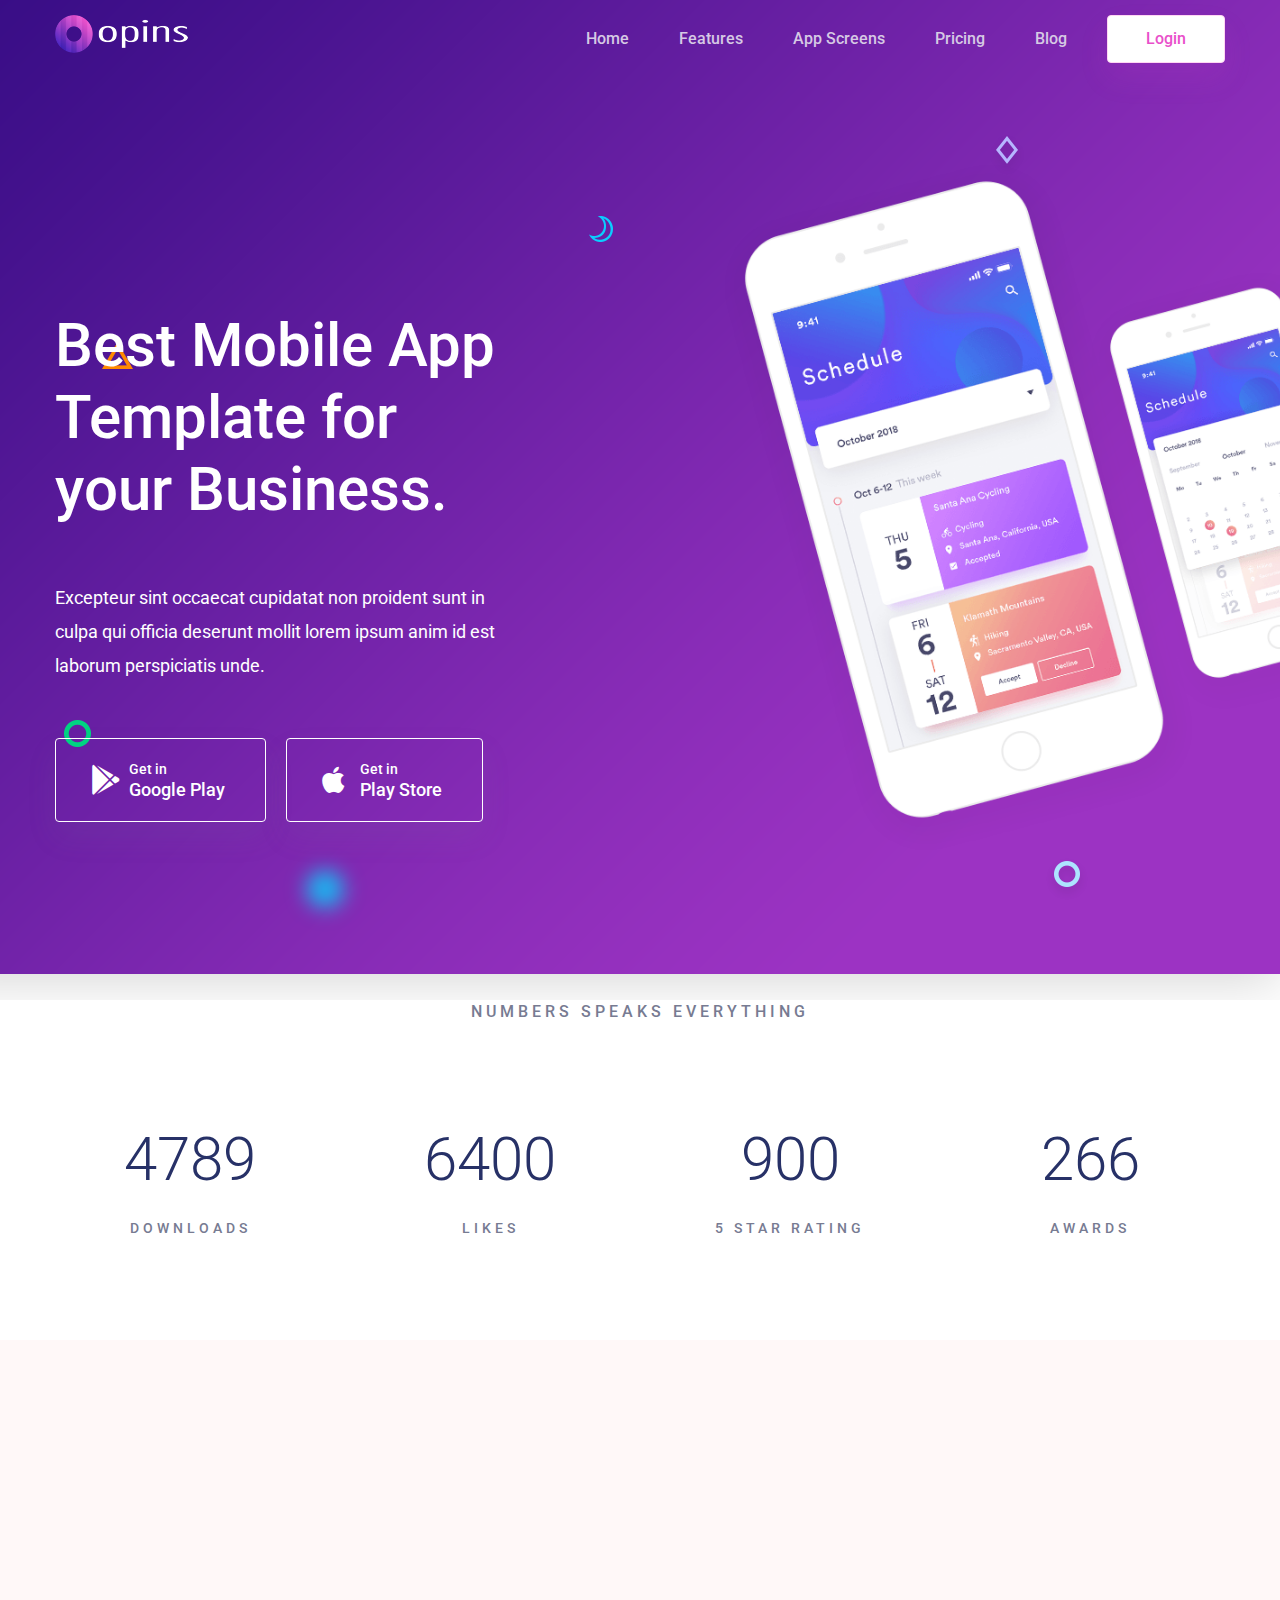
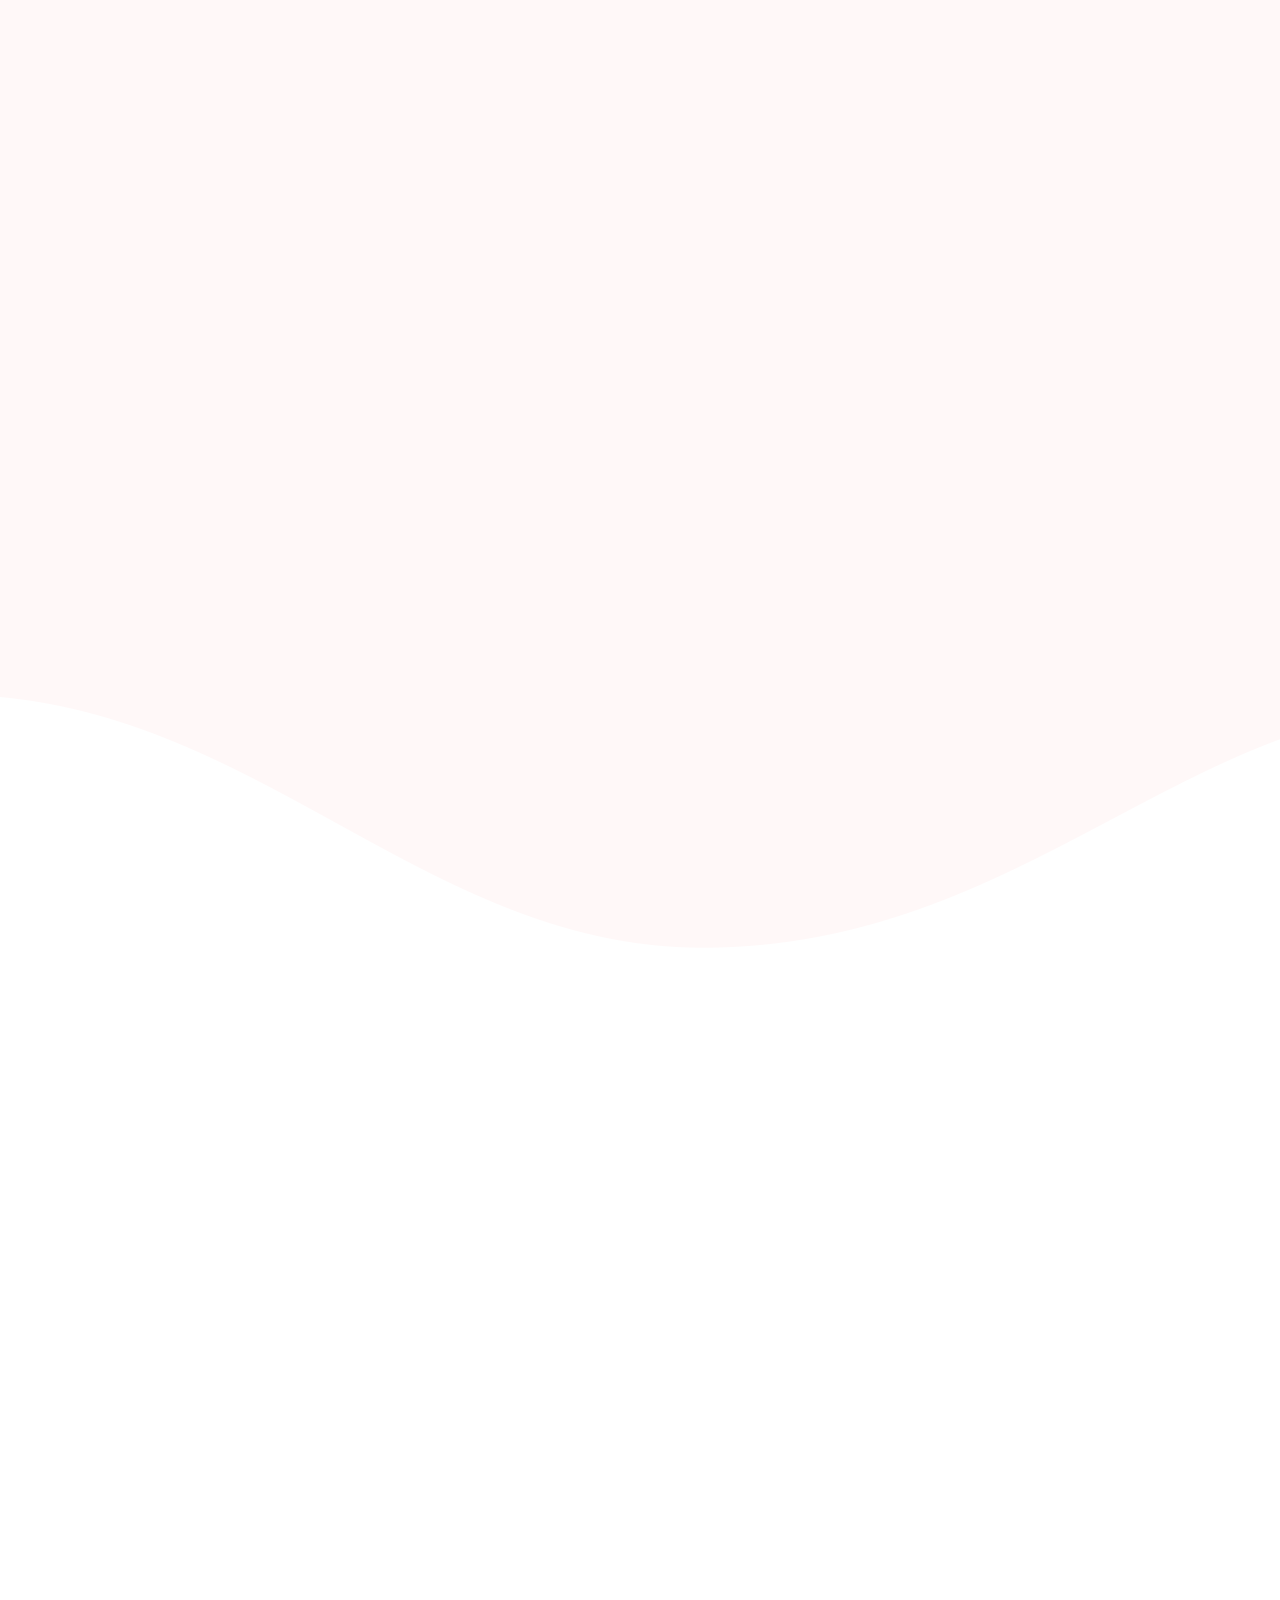
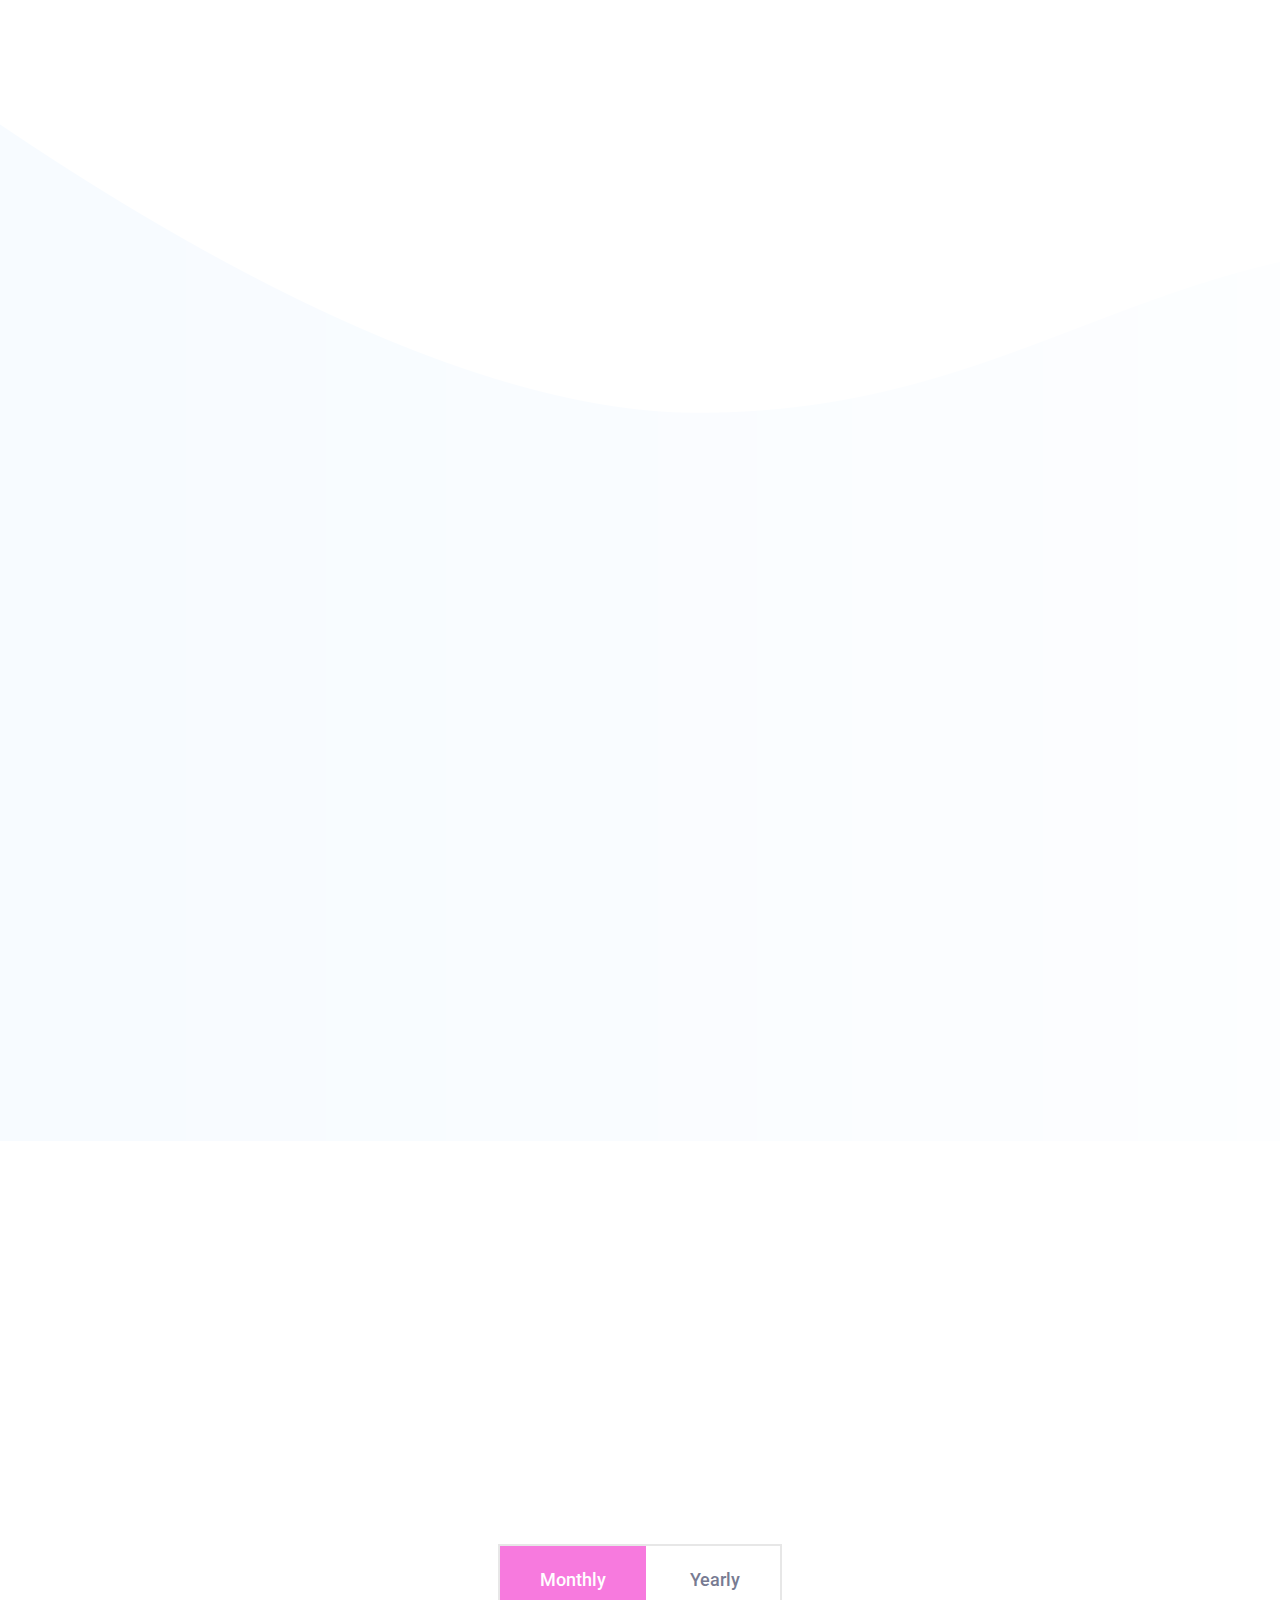
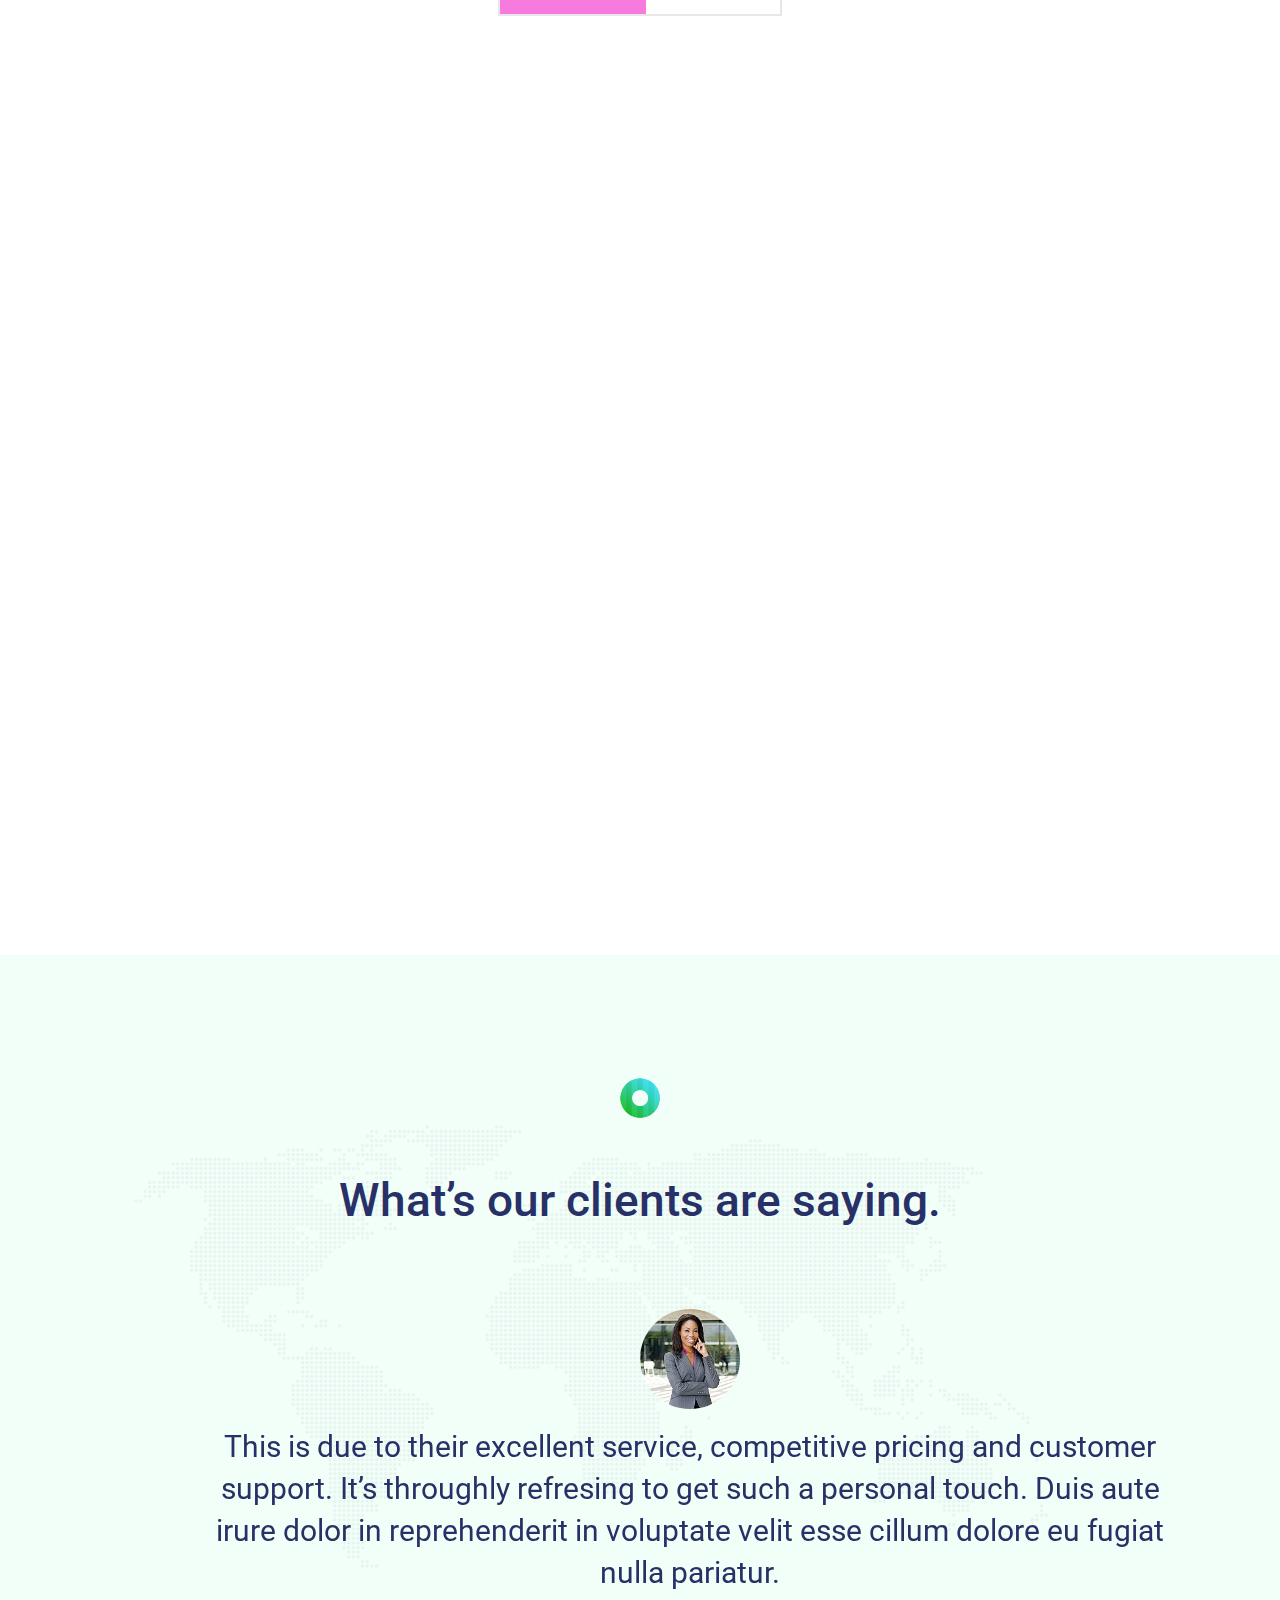
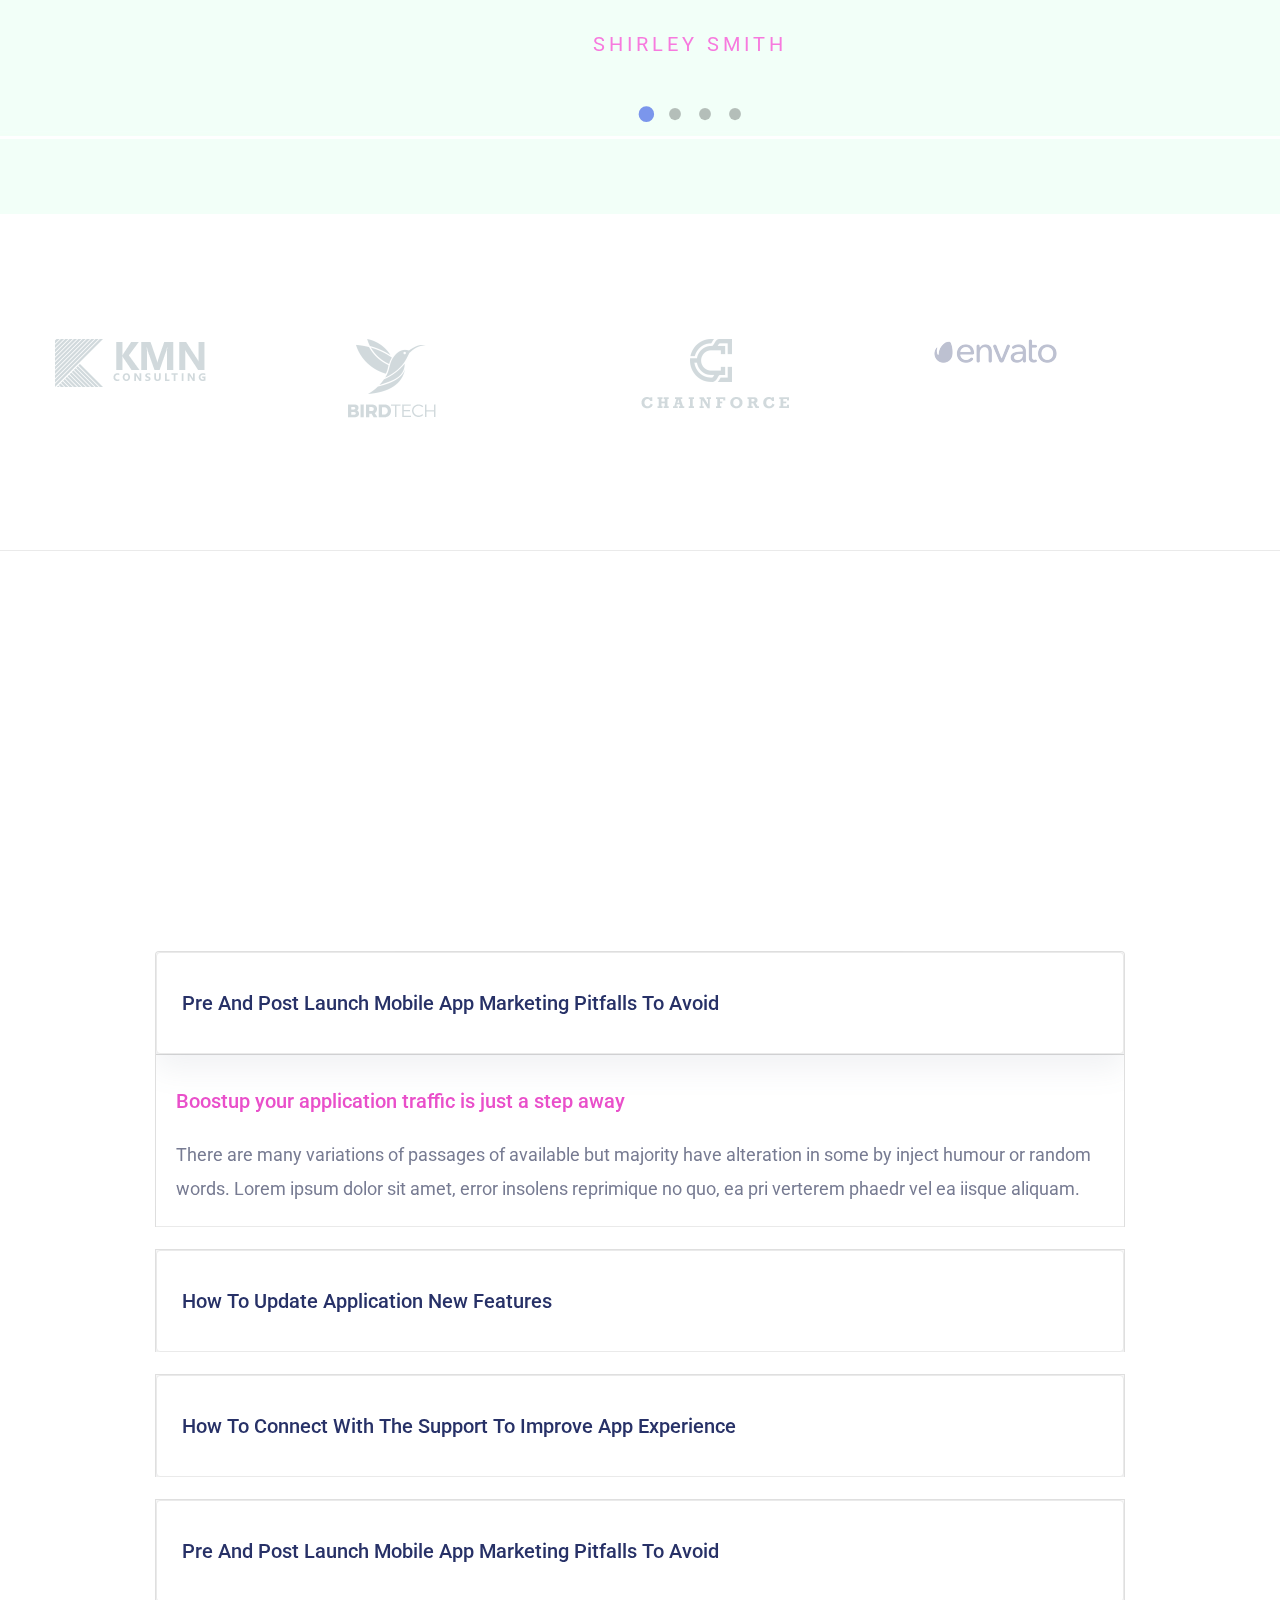
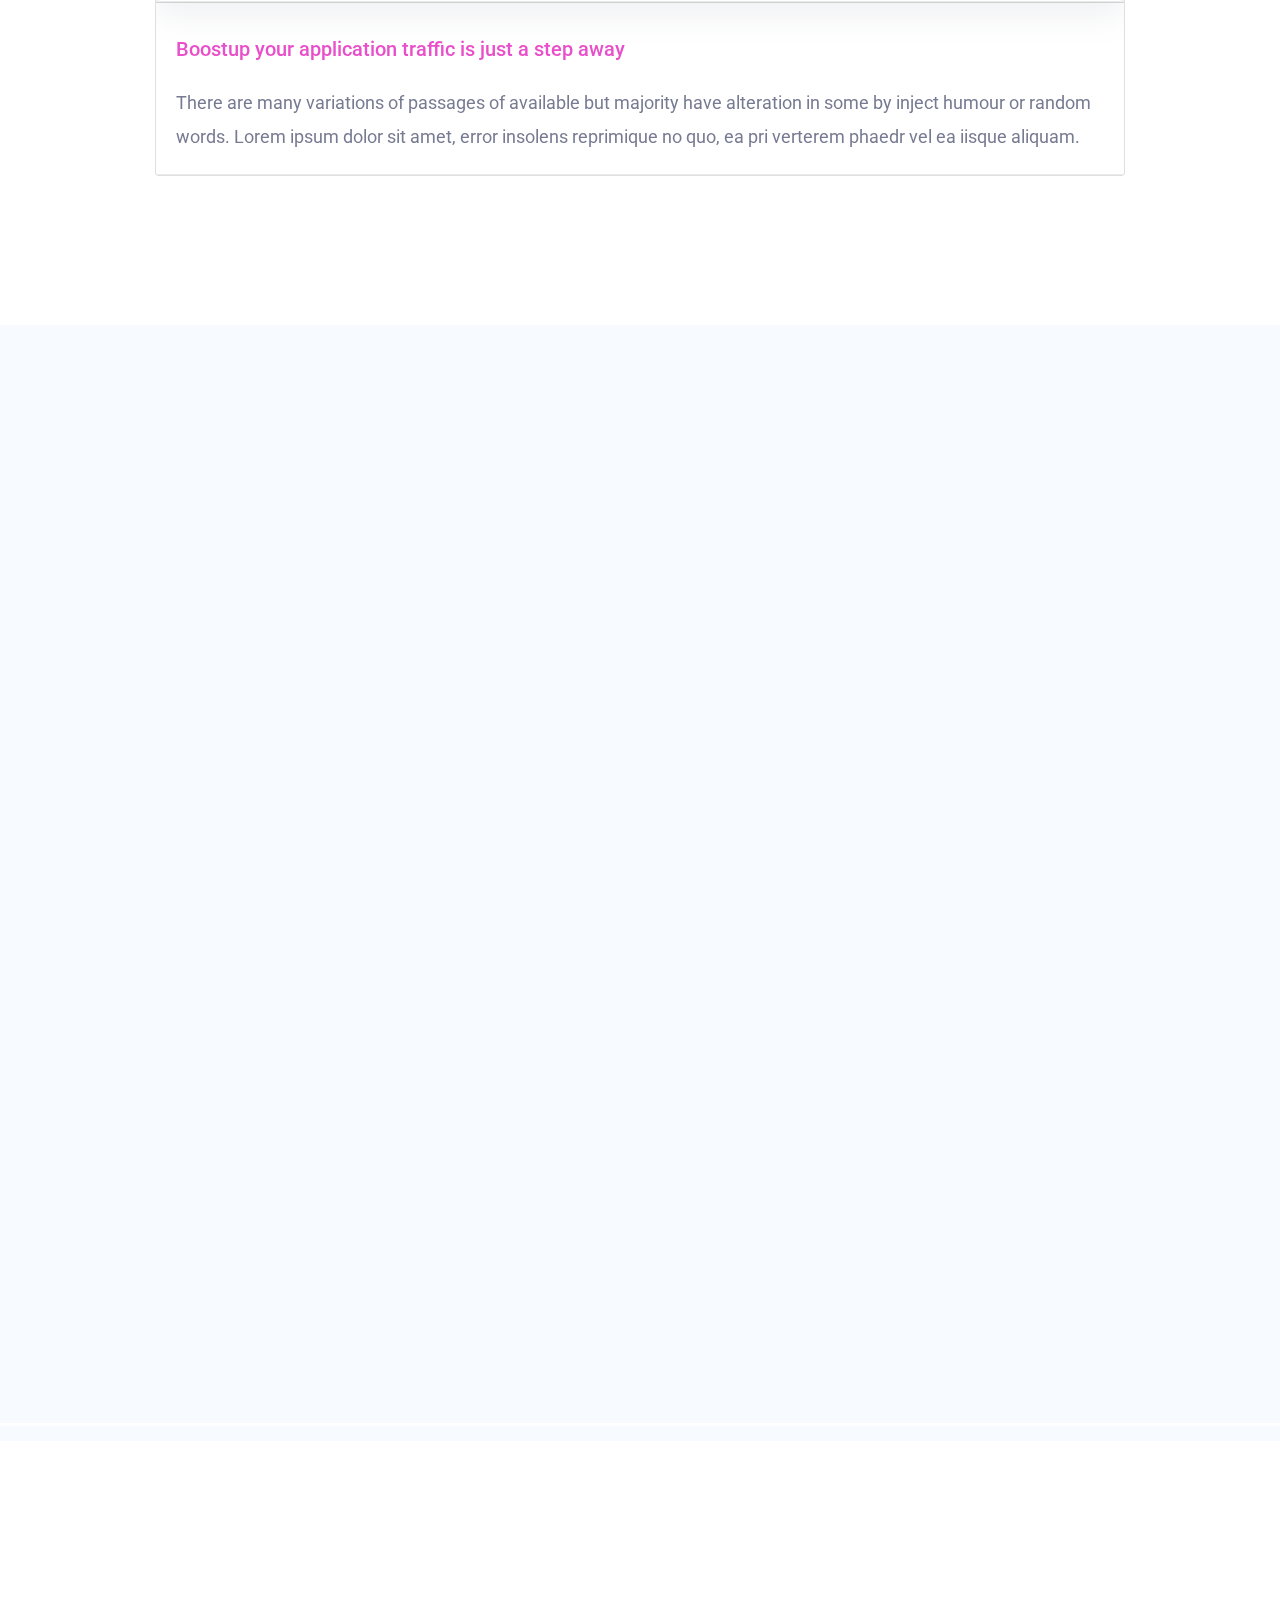
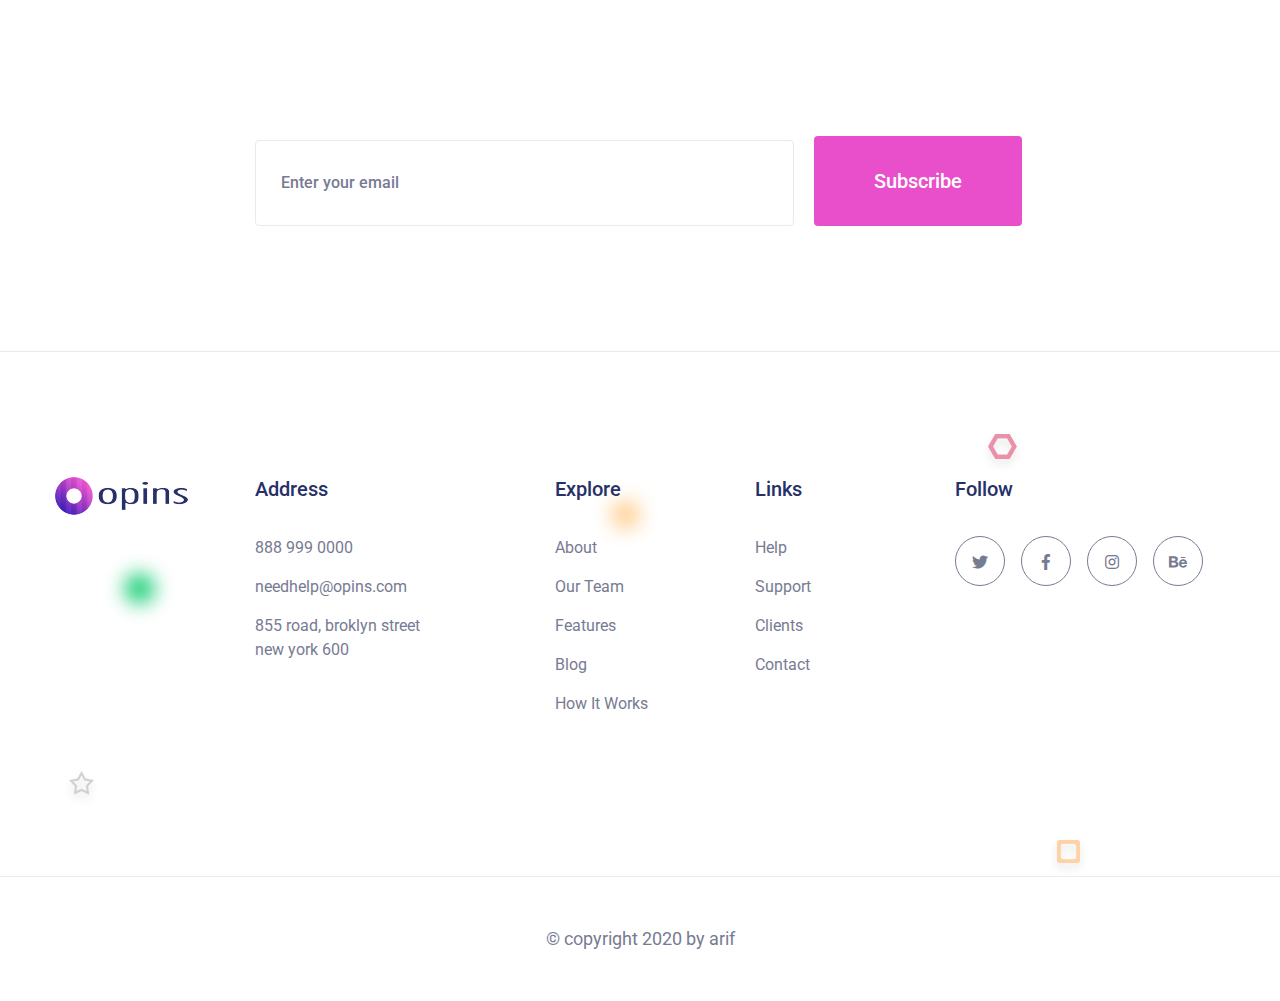
<file: index2.html>
<!DOCTYPE html>
<html lang="en">

<head>
    <!-- Required meta tags -->
    <meta charset="utf-8">
    <meta name="viewport" content="width=device-width, initial-scale=1, shrink-to-fit=no">

   <!-- Favicon -->
    <link rel="shortcut icon" type="image/png" href="img/favicon/favicon-32x32.png">

    <link rel="stylesheet" href="css/bootstrap.min.css">
    <link rel="stylesheet" href="css/fontawesome-all.min.css">
    <link rel="stylesheet" href="css/icon.css">
    <link rel="stylesheet" href="css/aos.css">
    <link rel="stylesheet" href="css/meanmenu.css">
    <link rel="stylesheet" href="css/slick.css">
   <link rel="stylesheet" href="css/slick-theme.css">
    <link rel="stylesheet" href="css/default.css">
    <link rel="stylesheet" href="css/style.css">
    <link rel="stylesheet" href="css/responsive.css">

    <title>Opins--A creative app landing page</title>
</head>

<body>
    <div class="preloader"></div><!-- /.preloader -->
 <!-- header start  -->
    <header id="home">
        
        <section class="header-area header-area-2 transparent-header header-sticky">
            <div class="header-inner">
                <div class="container">
                    <div class="row">
                        <div class="col-lg-2 col-md-2 col-sm-3 col-4">
                            <div class="logo">
                                <img src="img/logo/logo-1-2.png" alt="logo">
                            </div>
                        </div>
                        <div class="col-lg-10 col-md-10 col-sm-9 col-8">
                            <div class="header-btn f-right">
                                <a href="#" class="btn btn-header">Login</a>
                            </div>
                            <div class="main-menu main-menu-2 f-right">
                                <nav id="mobile-menu">
                                    <ul>
                                        <li><a href="#home">Home</a>
                                            <ul class="submenu">
                                                <li><a href="index.html">Home 1</a></li>
                                                <li><a href="index2.html">Home 2</a></li>
                                            </ul>
                                        </li>
                                        <li><a href="#features">Features</a></li>
                                        <li><a href="#appscreen">App Screens</a></li>
                                        <li><a href="#pricing">Pricing</a></li>
                                        <li><a href="#blog">Blog</a>
                                            <ul class="submenu">
                                                <li><a href="blog.html">Blog 1</a></li>
                                            </ul>
                                        </li>
                                    </ul>
                                </nav>
                            </div>
                            <div class="mobile-menu"></div>
                        </div>
                    </div>
                </div>
            </div>
        </section>


    </header>
 <!-- header end -->
       
    <main>
     
        <!-- banner start  -->

            <section class="banner-area banner-area-2" data-background="img/banner/banner-bg-1-2.png">
                <div class="shape-slider">
                    <img class="shape shape-1 sd-one" src="img/shape/shape1.png" alt="">
                    <img class="shape shape-2  sd-two" src="img/shape/shape2.png" alt="">
                    <img class="shape shape-3 sd-three" src="img/shape/shape3.png" alt="">
                    <img class="shape shape-4 sd-four" src="img/shape/shape4.png" alt="">
                    <img class="shape shape-5 rotate3d" src="img/shape/shape10.png" alt="">
                    <img class="shape shape-6 rotate2d" src="img/shape/shape11.png" alt="">
                </div>
                <div class="container">
                    <div class="row">
                        <div class="col-lg-5 col-12" data-aos="fade-right">
                          <div class="banner-text">
                              <h1>Best Mobile App
                                Template for your
                                Business.</h1>
                                <p>Excepteur sint occaecat cupidatat non proident sunt in culpa qui officia deserunt mollit lorem ipsum anim id est laborum perspiciatis unde.</p>
                          </div>
                          <div class="banner-btn-area mt-55">
                            <a href="#" class="banner-btn">
                                <i class="fab fa-google-play"></i>
                                Get in<span>Google Play</span>
                            </a>
                            <a href="#" class="banner-btn">
                                <i class="fab fa-apple"></i>
                                Get in<span>Play Store</span>
                            </a>
                          </div>  
                        </div>
                        <div class="col-lg-7" data-aos="fade-left">
                            <div class="banner-img d-none d-lg-block">
                                <img src="img/banner/banner-moc-1-1.png" alt="">
                            </div>
                        </div>
                    </div>
                </div>
            </section>

        <!-- banner end  -->

        <!-- counter start  -->
       
        <section class="counter-area">
            <div class="container">
                <div class="row">
                    <div class="col-xl-4 offset-xl-4 col-lg-6 offset-lg-3 col-md-8 offset-md-2">
                        <div class="counter-tittle text-center">
                            <span>Numbers Speaks Everything</span>
                        </div>
                    </div>
                </div>
                <div class="row text-center">
                    <div class="col-lg-3 col-sm-6">
                        <div class="single-counter mt-100">
                            <h1 class="counter">4789</h1>
                            <span>Downloads</span>
                        </div>
                    </div>
                    <div class="col-lg-3 col-sm-6">
                        <div class="single-counter mt-100">
                            <h1 class="counter">6400</h1>
                            <span>Likes</span>
                        </div>
                    </div>
                    <div class="col-lg-3 col-sm-6">
                        <div class="single-counter mt-100">
                            <h1 class="counter">900</h1>
                            <span>5 Star Rating</span>
                        </div>
                    </div>
                    <div class="col-lg-3 col-sm-6">
                        <div class="single-counter mt-100">
                            <h1 class="counter">266</h1>
                            <span>Awards</span>
                        </div>
                    </div>
                </div>
            </div>
        </section>

         <!-- counter end -->

         <!-- features start  -->

         <section id="features" class="features-area pt-120 mt-100" data-background="img/features/features-bg.png">
             <div class="container">
                 <div class="row">
                     <div class="col-xl-6 offset-xl-3 col-md-8 offset-md-2 col-12" data-aos="fade-down">
                         <div class="section-tittle text-center mb-70">
                            <div class="section-img mb-55">
                                <img src="img/round circle/round-circle-1-1.png" alt="">
                            </div>
                            <h2>Effective tools for
                                busy administrators.</h2>
                         </div>
                     </div>
                 </div>
                 <div class="row">
                    <div class="col-lg-4 col-md-6 col-12" data-aos="fade-right">
                        <div class="single-service-one mb-20" >
                            <div class="hover-block"></div><!-- /.hover-block -->
                            <i class="feat-icon opins-icon-smartphone"></i>
                            <h4>High Creative App <br> Display</h4>
                            <p>There are many variations of passages of lorem ipsum but majority have suffered.</p>
                            <div class="line-block line-block-color"></div><!-- /.line-block -->
                            <a href="#" class="more-link">Read More</a>
                        </div><!-- /.single-service-one -->
                    </div>
                    <div class="col-lg-4 col-md-6 col-12" data-aos="fade-up">
                        <div class="single-service-one mb-20">
                            <div class="hover-block"></div><!-- /.hover-block -->
                            <i class="feat-icon opins-icon-smartphone-1"></i>
                            <h4>High Creative App <br> Display</h4>
                            <p>There are many variations of passages of lorem ipsum but majority have suffered.</p>
                            <div class="line-block line-block-color-1"></div><!-- /.line-block -->
                            <a href="#" class="more-link">Read More</a>
                        </div><!-- /.single-service-one -->
                    </div>
                    <div class="col-lg-4 col-md-6 col-12" data-aos="fade-left">
                        <div class="single-service-one mb-20">
                            <div class="hover-block"></div><!-- /.hover-block -->
                            <i class="feat-icon opins-icon-smartphone-2"></i>
                            <h4>High Creative App <br> Display</h4>
                            <p>There are many variations of passages of lorem ipsum but majority have suffered.</p>
                            <div class="line-block line-block-color-2"></div><!-- /.line-block -->
                            <a href="#" class="more-link">Read More</a>
                        </div><!-- /.single-service-one -->
                    </div>
                 </div>
             </div>
         </section>

         <!-- features end -->

         <!-- features-2 start  -->

         <section id="appscreen" class="features-2-area pt-115">
             <div class="container">
                 <div class="row">
                     <div class="col-xl-6 col-lg-5 col-12" data-aos="fade-down-right">
                         <div class="features-2-img bounce">
                             <img src="img/features/moc-1-1.png" alt="">
                         </div>
                     </div>
                     <div class="col-xl-6 col-lg-7 col-12" data-aos="fade-down-left">
                        <div class="section-tittle mb-70">
                            <div class="section-img mb-55">
                                <img src="img/round circle/round-circle-1-2.png" alt="">
                            </div>
                            <h2>Take a control on your
                                mobile app.</h2>
                            <p>Duis aute irure dolor in reprehenderit in voluptate velit esse cillum dolore eu fugiat nulla pariatur</p>
                         </div>
                         <div class="features-2-content">
                            <div><i class="far fa-check"></i> <span>Refresing to get such a personal touch. </span></div>
                             <div><i class="far fa-check"></i><span>Duis aute irure dolor in reprehenderit in voluptate.</span></div>
                             <div><i class="far fa-check"></i><span>Velit esse cillum dolore eu fugiat nulla pariatur.</span></div>
                            <div class="features-2-btn mt-50">
                                <a href="#" class="btn">Learn More</a>
                            </div>
                         </div>
                     </div>
                 </div>
             </div>
         </section>

         <!-- features-2 end  -->

         <!-- features-3 start  -->

         <section class="features-2-area features-height pt-265 pb-125" data-background="img/features/features-bg2.png">
             <div class="container">
                 <div class="row">
                     <div class="col-xl-6 col-lg-7" data-aos="fade-up-right">
                        <div class="section-tittle mb-70">
                            <div class="section-img mb-55">
                                <img src="img/round circle/round-circle-1-3.png" alt="">
                            </div>
                            <h2>Take a control on your
                                mobile app.</h2>
                            <p>Duis aute irure dolor in reprehenderit in voluptate velit esse cillum dolore eu fugiat nulla pariatur</p>
                         </div>
                         <div class="features-2-content">
                            <div><i class="far fa-check"></i> <span>Refresing to get such a personal touch. </span></div>
                             <div><i class="far fa-check"></i><span>Duis aute irure dolor in reprehenderit in voluptate.</span></div>
                             <div><i class="far fa-check"></i><span>Velit esse cillum dolore eu fugiat nulla pariatur.</span></div>
                            <div class="features-2-btn mt-50">
                                <a href="#" class="btn">Learn More</a>
                            </div>
                         </div>
                     </div>
                     <div class="col-xl-6 col-lg-5 d-none d-lg-block" data-aos="fade-up-left">
                        <div class="features-2-img bounce">
                            <img src="img/features/moc-1-2.png" alt="">
                        </div>
                    </div>
                 </div>
             </div>
         </section>

         <!-- features-3 end  -->

         <!-- pricing start  -->

         <section id="pricing" class="pricing-area pt-125 pb-115">
             <div class="container">
                 <div class="row">
                   <div class="col-xl-6 offset-xl-3 col-md-8 offset-md-2" data-aos="zoom-in">
                    <div class="section-tittle text-center mb-70">
                        <div class="section-img mb-55">
                            <img src="img/round circle/round-circle-1-4.png" alt="">
                        </div>
                        <h2>Choose plans which suits
                            your needs.</h2>
                     </div>
                   </div>
                 </div>
                 <div class="row">
                     <div class="col-12">
                        <div class="price-menu-box">
                            <ul class="nav price-nav mb-60" id="myTab" role="tablist">
                                <li class="nav-item">
                                  <a class="nav-link active" id="profile-tab" data-toggle="tab" href="#home" role="tab" aria-controls="profile" aria-selected="false">Monthly</a>
                                </li>
                                <li class="nav-item">
                                  <a class="nav-link" id="contact-tab" data-toggle="tab" href="#profile" role="tab" aria-controls="contact" aria-selected="false">Yearly</a>
                                </li>
                            </ul>
                          </div>
                          <div class="tab-content" id="myTabContent">
                            <div class="tab-pane fade show active" id="home" role="tabpanel" aria-labelledby="home-tab">
                                <div class="row mt-80">
                   
                                    <div class="col-lg-4 col-md-6 col-12" data-aos="fade-right">
                                        <div class="pricing-body text-center mb-20">
                                            <div class="pricing-header price-color">
                                                <h1>$20.00</h1>
                                                <span>basic pack</span>
                                                <div class="line-block line-block-color"></div><!-- /.line-block -->
                                            </div>
                                            <div class="pricing-footer">
                                                <ul>
                                                    <li>Extra features</li>
                                                    <li>Lifetime free support</li>
                                                    <li>Upgrate options</li>
                                                    <li>Full access</li>
                                                </ul>
                                                <div class="pricing-btn mb-40 mt-40">
                                                    <a class="btn" href="#">Purchase</a>
                                                </div>
                                                <span>No hidden charges!</span>
                                            </div>
                                        </div>
                                    </div>
                                 <div class="col-lg-4 col-md-6 col-12" data-aos="fade-up">
                                        <div class="pricing-body text-center mb-20">
                                            <div class="pricing-header price-color-1">
                                                <h1>$30.00</h1>
                                                <span>basic pack</span>
                                                <div class="line-block line-block-color-1"></div><!-- /.line-block -->
                                            </div>
                                            <div class="pricing-footer">
                                                <ul>
                                                    <li>Extra features</li>
                                                    <li>Lifetime free support</li>
                                                    <li>Upgrate options</li>
                                                    <li>Full access</li>
                                                </ul>
                                                <div class="pricing-btn mb-40 mt-40">
                                                    <a class="btn" href="#">Purchase</a>
                                                </div>
                                                <span>No hidden charges!</span>
                                            </div>
                                        </div>
                                    </div>
                                 <div class="col-lg-4 col-md-6 col-12" data-aos="fade-left">
                                        <div class="pricing-body text-center mb-20">
                                            <div class="pricing-header price-color-2">
                                                <h1>$40.00</h1>
                                                <span>basic pack</span>
                                                <div class="line-block line-block-color-2"></div><!-- /.line-block -->
                                            </div>
                                            <div class="pricing-footer">
                                                <ul>
                                                    <li>Extra features</li>
                                                    <li>Lifetime free support</li>
                                                    <li>Upgrate options</li>
                                                    <li>Full access</li>
                                                </ul>
                                                <div class="pricing-btn mb-40 mt-40">
                                                    <a class="btn" href="#">Purchase</a>
                                                </div>
                                                <span>No hidden charges!</span>
                                            </div>
                                        </div>
                                    </div>
            
                                </div>

                            </div>

                            <div class="tab-pane fade" id="profile" role="tabpanel" aria-labelledby="profile-tab">
                                <div class="row mt-80">
                   
                                    <div class="col-lg-4 col-md-6 col-12" data-aos="fade-right">
                                        <div class="pricing-body text-center mb-20">
                                            <div class="pricing-header price-color">
                                                <h1>$200.00</h1>
                                                <span>basic pack</span>
                                                <div class="line-block line-block-color"></div><!-- /.line-block -->
                                            </div>
                                            <div class="pricing-footer">
                                                <ul>
                                                    <li>Extra features</li>
                                                    <li>Lifetime free support</li>
                                                    <li>Upgrate options</li>
                                                    <li>Full access</li>
                                                </ul>
                                                <div class="pricing-btn mb-40 mt-40">
                                                    <a class="btn" href="#">Purchase</a>
                                                </div>
                                                <span>No hidden charges!</span>
                                            </div>
                                        </div>
                                    </div>
                                 <div class="col-lg-4 col-md-6 col-12" data-aos="fade-up">
                                        <div class="pricing-body text-center mb-20">
                                            <div class="pricing-header price-color-1">
                                                <h1>$300.00</h1>
                                                <span>basic pack</span>
                                                <div class="line-block line-block-color-1"></div><!-- /.line-block -->
                                            </div>
                                            <div class="pricing-footer">
                                                <ul>
                                                    <li>Extra features</li>
                                                    <li>Lifetime free support</li>
                                                    <li>Upgrate options</li>
                                                    <li>Full access</li>
                                                </ul>
                                                <div class="pricing-btn mb-40 mt-40">
                                                    <a class="btn" href="#">Purchase</a>
                                                </div>
                                                <span>No hidden charges!</span>
                                            </div>
                                        </div>
                                    </div>
                                 <div class="col-lg-4 col-md-6 col-12" data-aos="fade-left">
                                        <div class="pricing-body text-center mb-20">
                                            <div class="pricing-header price-color-2">
                                                <h1>$400.00</h1>
                                                <span>basic pack</span>
                                                <div class="line-block line-block-color-2"></div><!-- /.line-block -->
                                            </div>
                                            <div class="pricing-footer">
                                                <ul>
                                                    <li>Extra features</li>
                                                    <li>Lifetime free support</li>
                                                    <li>Upgrate options</li>
                                                    <li>Full access</li>
                                                </ul>
                                                <div class="pricing-btn mb-40 mt-40">
                                                    <a class="btn" href="#">Purchase</a>
                                                </div>
                                                <span>No hidden charges!</span>
                                            </div>
                                        </div>
                                    </div>
                                   
                               
                                </div>
                            </div>
                          </div>
                     </div>
                 </div>
            </div>
         </section>

         <!-- pricing end -->

         <!-- testimonial start  -->

        <div class="testimonial-area pt-125 pb-125" data-background="img/testimonial/test.jpg">
            <div class="container">
                <div class="row">
                    <div class="col-lg-8 offset-lg-2">
                        <div class="section-tittle mb-70 text-center">
                            <div class="section-img mb-55">
                                <img src="img/round circle/round-circle-1-6.png" alt="">
                            </div>
                            <h2>What’s our clients are
                                saying.</h2>
                         </div>
                    </div>
                </div>
                <div class="row justify-content-center">
                    <div class="col-xl-10 offset-xl-1 col-lg-8 col-10">

                        <div class="testimonial-author text-center">
                            <div class="testimonial-inner-img ">
                                <div class="author-active">
                                    <div class="single-author-img">
                                        <img src="img/testimonial/testi-1-1.jpg" alt="">
                                    </div>
                                    <div class="single-author-img">
                                        <img src="img/testimonial/testi-1-2.jpg" alt="">
                                    </div>
                                    <div class="single-author-img">
                                        <img src="img/testimonial/testi-1-3.jpg" alt="">
                                    </div>
                                    <div class="single-author-img">
                                        <img src="img/testimonial/testi-1-4.jpg" alt="">
                                    </div>
                                    <div class="single-author-img">
                                        <img src="img/testimonial/testi-1-5.jpg" alt="">
                                    </div>
                                    <div class="single-author-img">
                                        <img src="img/testimonial/testi-1-6.jpg" alt="">
                                    </div>
                                  
                                </div>
                            </div>
                        </div>

                        <div class="testimonial-comment text-center">
                            <div class="testimonial-inner-comment">
                                <div class="comment-active">
                                    <div class="single-comment">
                                        <h3>This is due to their excellent service, competitive pricing and customer support. It’s throughly refresing to get such a personal touch. Duis aute irure dolor in reprehenderit in voluptate velit esse cillum dolore eu fugiat nulla pariatur.</h3>
                                        <span>Shirley Smith</span>
                                    </div>
                                    <div class="single-comment">
                                        <h3>TThis is due to their excellent service, competitive pricing and customer support. It’s throughly refresing to get such a personal touch. Duis aute irure dolor in reprehenderit in voluptate velit esse cillum dolore eu fugiat nulla pariatur.</h3>
                                        <span>Clark Smith</span>
                                    </div>
                                    <div class="single-comment">
                                        <h3>This is due to their excellent service, competitive pricing and customer support. It’s throughly refresing to get such a personal touch. Duis aute irure dolor in reprehenderit in voluptate velit esse cillum dolore eu fugiat nulla pariatur.</h3>
                                        <span>John Dev </span>
                                    </div>
                                    <div class="single-comment">
                                        <h3>This is due to their excellent service, competitive pricing and customer support. It’s throughly refresing to get such a personal touch. Duis aute irure dolor in reprehenderit in voluptate velit esse cillum dolore eu fugiat nulla pariatur.</h3>
                                        <span>Ahsan Mia</span>
                                    </div>
                                </div>
                            </div>
                        </div>

                    </div>
                </div>
            </div>
        </div>

         <!-- testimonial end  -->

            <!-- brand start  -->

            <section class="brand-area pb-125 pt-125">
                <div class="container">
                    <div class="row">
                        <div class="col-12">
                            <div class="brand-active owl-carousel">
                                <div class="single-brand">
                                    <img src="img/brand/1.png" alt="">
                                </div>
                                <div class="single-brand">
                                    <img src="img/brand/2.png" alt="">
                                </div>
                                <div class="single-brand">
                                    <img src="img/brand/3.png" alt="">
                                </div>
                                <div class="single-brand">
                                    <img src="img/brand/brand-1-1.png" alt="">
                                </div>
                                <div class="single-brand">
                                    <img src="img/brand/4.png" alt="">
                                </div>
                                <div class="single-brand">
                                    <img src="img/brand/5.png" alt="">
                                </div>
                            </div>
                        </div>
                    </div>
                </div>
            </section>

            <!-- brand end -->

         <!-- faq start  -->

            <section class="faq-area pt-125 pb-125">
                <div class="container">
                    <div class="row">
                        <div class="col-lg-6 offset-lg-3 col-md-8 offset-md-2 col-12" data-aos="zoom-in-up">
                            <div class="section-tittle mb-70 text-center">
                                <div class="section-img mb-55">
                                    <img src="img/round circle/round-circle-1-7.png" alt="">
                                </div>
                                <h2>Want to ask something
                                    from us?</h2>
                             </div>
                        </div>
                    </div>
                    <div class="row">
                        <div class="col-xl-10 offset-xl-1 col-12">
                            <div class="accordion" id="accordionExample">
                                <div class="card">
                                  <div class="card-header" id="headingOne">
                                    <h2 class="mb-0">
                                      <button class="btn btn-link btn-block text-left" type="button" data-toggle="collapse" data-target="#collapseOne" aria-expanded="true" aria-controls="collapseOne">
                                        Pre and post launch mobile app marketing pitfalls to avoid
                                      </button>
                                    </h2>
                                  </div>
                              
                                  <div id="collapseOne" class="collapse show" aria-labelledby="headingOne" data-parent="#accordionExample">
                                    <div class="card-body">
                                        <h4>Boostup your application traffic is just a step away</h4>
                                       <p> There are many variations of passages of available but majority have alteration in some by inject humour or random words. Lorem ipsum dolor sit amet, error insolens reprimique no quo, ea pri verterem phaedr vel ea iisque aliquam.</p>
                                    </div>
                                  </div>
                                </div>
                                <div class="card">
                                  <div class="card-header" id="headingTwo">
                                    <h2 class="mb-0">
                                      <button class="btn btn-link btn-block text-left collapsed" type="button" data-toggle="collapse" data-target="#collapseTwo" aria-expanded="false" aria-controls="collapseTwo">
                                        How to update application new features
                                      </button>
                                    </h2>
                                  </div>
                                  <div id="collapseTwo" class="collapse" aria-labelledby="headingTwo" data-parent="#accordionExample">
                                    <div class="card-body">
                                        <h4>Boostup your application traffic is just a step away</h4>
                                        <p> There are many variations of passages of available but majority have alteration in some by inject humour or random words. Lorem ipsum dolor sit amet, error insolens reprimique no quo, ea pri verterem phaedr vel ea iisque aliquam.</p>
                                    </div>
                                  </div>
                                </div>
                                <div class="card">
                                  <div class="card-header" id="headingThree">
                                    <h2 class="mb-0">
                                      <button class="btn btn-link btn-block text-left collapsed" type="button" data-toggle="collapse" data-target="#collapseThree" aria-expanded="false" aria-controls="collapseThree">
                                        How to connect with the support to improve app experience
                                      </button>
                                    </h2>
                                  </div>
                                  <div id="collapseThree" class="collapse" aria-labelledby="headingThree" data-parent="#accordionExample">
                                    <div class="card-body">
                                        <h4>Boostup your application traffic is just a step away</h4>
                                        <p> There are many variations of passages of available but majority have alteration in some by inject humour or random words. Lorem ipsum dolor sit amet, error insolens reprimique no quo, ea pri verterem phaedr vel ea iisque aliquam.</p>
                                    </div>
                                  </div>
                                </div>
                                <div class="card">
                                    <div class="card-header" id="headingOne">
                                      <h2 class="mb-0">
                                        <button class="btn btn-link btn-block text-left" type="button" data-toggle="collapse" data-target="#collapseOne" aria-expanded="true" aria-controls="collapseOne">
                                          Pre and post launch mobile app marketing pitfalls to avoid
                                        </button>
                                       
                                      </h2>
  
                                    
                                    </div>
                                
                                    <div id="collapseOne" class="collapse show" aria-labelledby="headingOne" data-parent="#accordionExample">
                                      <div class="card-body">
                                          <h4>Boostup your application traffic is just a step away</h4>
                                         <p> There are many variations of passages of available but majority have alteration in some by inject humour or random words. Lorem ipsum dolor sit amet, error insolens reprimique no quo, ea pri verterem phaedr vel ea iisque aliquam.</p>
                                      </div>
                                    </div>
                                  </div>
                              </div>
                        </div>
                    </div>
                </div>
            </section>

         <!-- faq end   -->

            <!-- blog start  -->

                <section id="blog" class="blog-area pt-125 pb-125" data-background="img/blog/blog-bg.jpg"> 
                    <div class="container">
                        <div class="row">
                            <div class="col-lg-6 offset-lg-3 col-md-10 offset-md-1" data-aos="zoom-out">
                                <div class="section-tittle mb-70 text-center">
                                    <div class="section-img mb-55">
                                       <img src="img/round circle/round-circle-1-6.png" alt="">
                                    </div>
                                    <h2>Check out our latest
                                        news & articles.</h2>
                                 </div>
                            </div>
                        </div>
                        <div class="row">
                            <div class="col-lg-4 col-md-6 col-12 mb-30" data-aos="zoom-in-right">
                                <div class="blog-header position-relative">
                                    <div class="blog-img">
                                       <img src="img/blog/blog1.png" alt="">                                       
                                    </div>
                                    <div class="blog-date">
                                        <span>30 April, 2019</span>
                                    </div>
                                </div>
                                <div class="blog-main">
                                    <div class="blog-others mt-25 mb-10">
                                        <span>By Admin  </span>&nbsp;&nbsp;&nbsp;.&nbsp;&nbsp;&nbsp;<span>  2 Comments</span>
                                    </div>
                                    <div class="blog-main-text mb-30">
                                        <h3>Pre and Post Launch Mobile App Marketing Pitfalls to Avoid</h3>
                                    </div>
                                </div>
                                <div class="blog-footer">
                                    <div class="blog-footer-text">
                                        <p>There are many variations of passages of available but majority have alteration in some by inject humour or random words.</p>
                                    </div>
                                    <div class="line-block"></div>
                                    <a href="#">Read More</a>
                                </div>
                            </div>
                            <div class="col-lg-4 col-md-6 col-12 mb-30" data-aos="zoom-out">
                                <div class="blog-header position-relative">
                                    <div class="blog-img">
                                        <img src="img//blog/blog2.png" alt="">                                        
                                    </div>
                                    <div class="blog-date">
                                        <span>5 May, 2020</span>
                                    </div>
                                </div>
                                <div class="blog-main">
                                    <div class="blog-others mt-25 mb-10">
                                        <span>By Admin  </span>&nbsp;&nbsp;&nbsp;.&nbsp;&nbsp;&nbsp;<span>  2 Comments</span>
                                    </div>
                                    <div class="blog-main-text mb-30">
                                        <h3>Pre and Post Launch Mobile App Marketing Pitfalls to Avoid</h3>
                                    </div>
                                </div>
                                <div class="blog-footer">
                                    <div class="blog-footer-text">
                                        <p>There are many variations of passages of available but majority have alteration in some by inject humour or random words.</p>
                                    </div>
                                    <div class="line-block"></div>
                                    <a href="#">Read More</a>
                                </div>
                            </div>
                            <div class="col-lg-4 col-md-6 col-12 mb-30" data-aos="zoom-in-left">
                                <div class="blog-header position-relative">
                                    <div class="blog-img">
                                        <img src="img//blog/blog3.png" alt="">                                        
                                    </div>
                                    <div class="blog-date">
                                        <span>10 May, 2020</span>
                                    </div>
                                </div>
                                <div class="blog-main">
                                    <div class="blog-others mt-25 mb-10">
                                        <span>By Admin  </span>&nbsp;&nbsp;&nbsp;.&nbsp;&nbsp;&nbsp;<span>  2 Comments</span>
                                    </div>
                                    <div class="blog-main-text mb-30">
                                        <h3>Pre and Post Launch Mobile App Marketing Pitfalls to Avoid</h3>
                                    </div>
                                </div>
                                <div class="blog-footer">
                                    <div class="blog-footer-text">
                                        <p>There are many variations of passages of available but majority have alteration in some by inject humour or random words.</p>
                                    </div>
                                    <div class="line-block"></div>
                                    <a href="#">Read More</a>
                                </div>
                            </div>
                        </div>
                    </div>
                </section>

            <!-- blog end -->

            <!-- subscribe start  -->

                <section class="subscribe-area pt-125 pb-125">
                    <div class="container">
                        <div class="row">
                            <div class="col-lg-6 offset-lg-3 col-md-10 offset-md-1 col-12" data-aos="zoom-out-down">
                                <div class="section-tittle mb-60 text-center">
                                    <h2>Check out our latest
                                        news & articles.</h2>
                                </div>
                            </div>
                        </div>
                        <div class="row">
                            <div class="col-xl-8 offset-xl-2 col-lg-10 offset-lg-1 col-12">
                              <div class="subscribe-form">
                                <form action="#">
                                    <input type="text" placeholder="Enter your email"><button type="submit">Subscribe</button>
                                </form>
                              </div>
                            </div>
                        </div>
                    </div>
                </section>

            <!-- subscribe end -->
    </main>
    <!-- footer start  -->
    
    <footer>
        <section class="footer-area pt-125 pb-125">
            <div class="shape-slider">
                <img class="shape shape-1 sd-one" src="img/shape/shape5.png" alt="">
                <img class="shape shape-2  sd-two" src="img/shape/shape6.png" alt="">
                <img class="shape shape-3 sd-three" src="img/shape/shape9.png" alt="">
                <img class="shape shape-5 rotate3d" src="img/shape/shape8.png" alt="">
                <img class="shape shape-6 spin" src="img/shape/shape7.png" alt="">
            </div>
            <div class="container">
                <div class="row">
                    <div class="col-lg-2 col-md-4 col-6 mb-20">
                        <div class="footer-logo">
                            <img src="img/logo/logo-1-1.png" alt="">
                        </div>
                    </div>
                    <div class=" col-lg-3 col-md-4 col-6 mb-20">
                       <div class="footer-address">
                        <h5>Address</h5>   
                        <ul>
                            <li>888 999 0000</li>
                            <li>needhelp@opins.com</li>
                            <li>855 road, broklyn street <br>
                                new york 600</li>
                        </ul>
                       </div>
                    </div>
                    <div class=" col-lg-2 col-md-4 col-6 mb-20">
                        <div class="footer-explore">
                            <h5>Explore</h5>   
                            <ul>
                                <li><a href="#">About</a></li>
                                <li><a href="#">Our Team</a></li>
                                <li><a href="#">Features</a></li>
                                <li><a href="#">Blog</a></li>
                                <li><a href="#">How It Works</a></li>
                            </ul>
                        </div>
                    </div>
                    <div class=" col-lg-2 col-md-4 col-6 mb-20">
                        <div class="footer-links">
                        <h5>Links</h5>   
                        <ul>
                           <li>Help</li>
                           <li>Support</li>
                           <li>Clients</li>
                           <li>Contact</li>
                        </ul>
                        </div>
                      
                    </div>
                    <div class=" col-lg-3 col-md-6 col-8 ">
                        <div class="footer-social">
                            <h5>Follow</h5>
                            <ul>
                                <li><a href="#"><i class="fab fa-twitter"></i></a></li>
                                <li><a href="#"><i class="fab fa-facebook-f"></i></a></li>
                                <li><a href="#"><i class="fab fa-instagram"></i></a></li>
                                <li><a href="#"><i class="fab fa-behance"></i></a></li>
                            </ul>
                        </div>
                    </div>  
                </div>
                 
                </div>
            </div>
        </section>

        <!-- copyright start  -->

            <section class="copyright-area pt-45 pb-45">
                <div class="container">
                    <div class="row">
                        <div class="col-lg-4 offset-lg-4 col-md-8 offset-md-2 text-center">
                            <p>© copyright 2020 by arif</p>
                        </div>
                    </div>
                </div>
            </section>

        <!-- copyright end -->

    </footer>

      <!-- footer end -->

      <div class="back-to-top show">
        <a href="#home"><i class="fas fa-chevron-up"></i></a>
    </div>



    <!-- js here -->
    <script src="js/jquery-1.12.4.min.js"></script>
    <script src="js/popper.min.js"></script>
    <script src="js/bootstrap.min.js"></script>
    <script src="js/waypoints.min.js"></script>
    <script src="js/aos.js"></script>
    <script src="js/counter.js"></script>
    <script src="js/onepagenav.js"></script>
    <script src="js/slick.min.js"></script>
    <script src="js/meanmenu.js"></script>
    <script src="js/main.js"></script>
</body>

</html>
</file>
<file: css/icon.css>
@font-face {
  font-family: 'opins-icon';
  src:  url('../icon fonts/opins-icon.eot?2lnbnn');
  src:  url('../icon fonts/opins-icon.eot?2lnbnn#iefix') format('embedded-opentype'),
    url('../icon fonts/opins-icon.ttf?2lnbnn') format('truetype'),
    url('../icon fonts/opins-icon.woff?2lnbnn') format('woff'),
    url('../icon fonts/opins-icon.svg?2lnbnn#opins-icon') format('svg');
  font-weight: normal;
  font-style: normal;
}

[class^="opins-icon-"], [class*=" opins-icon-"] {
  /* use !important to prevent issues with browser extensions that change fonts */
  font-family: 'opins-icon' !important;
  speak: none;
  font-style: normal;
  font-weight: normal;
  font-variant: normal;
  text-transform: none;
  line-height: 1;

  /* Better Font Rendering =========== */
  -webkit-font-smoothing: antialiased;
  -moz-osx-font-smoothing: grayscale;
}

.opins-icon-right:before {
  content: "\e900";
}
.opins-icon-left:before {
  content: "\e901";
}
.opins-icon-smartphone-2:before {
  content: "\e902";
}
.opins-icon-smartphone-1:before {
  content: "\e903";
}
.opins-icon-smartphone:before {
  content: "\e904";
}
</file>
<file: css/default.css>
/* Deafult Margin & Padding */
/*-- Margin Top --*/
.mt-5 {
	margin-top: 5px;
}
.mt-10 {
	margin-top: 10px;
}
.mt-15 {
	margin-top: 15px;
}
.mt-20 {
	margin-top: 20px;
}
.mt-25 {
	margin-top: 25px;
}
.mt-30 {
	margin-top: 30px;
}
.mt-35 {
	margin-top: 35px;
}
.mt-40 {
	margin-top: 40px;
}
.mt-45 {
	margin-top: 45px;
}
.mt-50 {
	margin-top: 50px;
}
.mt-55 {
	margin-top: 55px;
}
.mt-60 {
	margin-top: 60px;
}
.mt-65 {
	margin-top: 65px;
}
.mt-70 {
	margin-top: 70px;
}
.mt-75 {
	margin-top: 75px;
}
.mt-80 {
	margin-top: 80px;
}
.mt-85 {
	margin-top: 85px;
}
.mt-90 {
	margin-top: 90px;
}
.mt-95 {
	margin-top: 95px;
}
.mt-100 {
	margin-top: 100px;
}
.mt-105 {
	margin-top: 105px;
}
.mt-110 {
	margin-top: 110px;
}
.mt-115 {
	margin-top: 115px;
}
.mt-120 {
	margin-top: 120px;
}
.mt-125 {
	margin-top: 125px;
}
.mt-130 {
	margin-top: 130px;
}
.mt-135 {
	margin-top: 135px;
}
.mt-140 {
	margin-top: 140px;
}
.mt-145 {
	margin-top: 145px;
}
.mt-150 {
	margin-top: 150px;
}
.mt-155 {
	margin-top: 155px;
}
.mt-160 {
	margin-top: 160px;
}
.mt-165 {
	margin-top: 165px;
}
.mt-170 {
	margin-top: 170px;
}
.mt-175 {
	margin-top: 175px;
}
.mt-180 {
	margin-top: 180px;
}
.mt-185 {
	margin-top: 185px;
}
.mt-190 {
	margin-top: 190px;
}
.mt-195 {
	margin-top: 195px;
}
.mt-200 {
	margin-top: 200px;
}
/*-- Margin Bottom --*/

.mb-5 {
	margin-bottom: 5px;
}
.mb-10 {
	margin-bottom: 10px;
}
.mb-15 {
	margin-bottom: 15px;
}
.mb-20 {
	margin-bottom: 20px;
}
.mb-25 {
	margin-bottom: 25px;
}
.mb-30 {
	margin-bottom: 30px;
}
.mb-35 {
	margin-bottom: 35px;
}
.mb-40 {
	margin-bottom: 40px;
}
.mb-45 {
	margin-bottom: 45px;
}
.mb-50 {
	margin-bottom: 50px;
}
.mb-55 {
	margin-bottom: 55px;
}
.mb-60 {
	margin-bottom: 60px;
}
.mb-65 {
	margin-bottom: 65px;
}
.mb-70 {
	margin-bottom: 70px;
}
.mb-75 {
	margin-bottom: 75px;
}
.mb-80 {
	margin-bottom: 80px;
}
.mb-85 {
	margin-bottom: 85px;
}
.mb-90 {
	margin-bottom: 90px;
}
.mb-95 {
	margin-bottom: 95px;
}
.mb-100 {
	margin-bottom: 100px;
}
.mb-105 {
	margin-bottom: 105px;
}
.mb-110 {
	margin-bottom: 110px;
}
.mb-115 {
	margin-bottom: 115px;
}
.mb-120 {
	margin-bottom: 120px;
}
.mb-125 {
	margin-bottom: 125px;
}
.mb-130 {
	margin-bottom: 130px;
}
.mb-135 {
	margin-bottom: 135px;
}
.mb-140 {
	margin-bottom: 140px;
}
.mb-145 {
	margin-bottom: 145px;
}
.mb-150 {
	margin-bottom: 150px;
}
.mb-155 {
	margin-bottom: 155px;
}
.mb-160 {
	margin-bottom: 160px;
}
.mb-165 {
	margin-bottom: 165px;
}
.mb-170 {
	margin-bottom: 170px;
}
.mb-175 {
	margin-bottom: 175px;
}
.mb-180 {
	margin-bottom: 180px;
}
.mb-185 {
	margin-bottom: 185px;
}
.mb-190 {
	margin-bottom: 190px;
}
.mb-195 {
	margin-bottom: 195px;
}
.mb-200 {
	margin-bottom: 200px;
}
/*-- Padding Top --*/

.pt-5 {
	padding-top: 5px;
}
.pt-10 {
	padding-top: 10px;
}
.pt-15 {
	padding-top: 15px;
}
.pt-20 {
	padding-top: 20px;
}
.pt-25 {
	padding-top: 25px;
}
.pt-30 {
	padding-top: 30px;
}
.pt-35 {
	padding-top: 35px;
}
.pt-40 {
	padding-top: 40px;
}
.pt-45 {
	padding-top: 45px;
}
.pt-50 {
	padding-top: 50px;
}
.pt-55 {
	padding-top: 55px;
}
.pt-60 {
	padding-top: 60px;
}
.pt-65 {
	padding-top: 65px;
}
.pt-70 {
	padding-top: 70px;
}
.pt-75 {
	padding-top: 75px;
}
.pt-80 {
	padding-top: 80px;
}
.pt-85 {
	padding-top: 85px;
}
.pt-90 {
	padding-top: 90px;
}
.pt-95 {
	padding-top: 95px;
}
.pt-100 {
	padding-top: 100px;
}
.pt-105 {
	padding-top: 105px;
}
.pt-110 {
	padding-top: 110px;
}
.pt-115 {
	padding-top: 115px;
}
.pt-120 {
	padding-top: 120px;
}
.pt-125 {
	padding-top: 125px;
}
.pt-130 {
	padding-top: 130px;
}
.pt-135 {
	padding-top: 135px;
}
.pt-140 {
	padding-top: 140px;
}
.pt-145 {
	padding-top: 145px;
}
.pt-150 {
	padding-top: 150px;
}
.pt-155 {
	padding-top: 155px;
}
.pt-160 {
	padding-top: 160px;
}
.pt-165 {
	padding-top: 165px;
}
.pt-170 {
	padding-top: 170px;
}
.pt-175 {
	padding-top: 175px;
}
.pt-180 {
	padding-top: 180px;
}
.pt-185 {
	padding-top: 185px;
}
.pt-190 {
	padding-top: 190px;
}
.pt-195 {
	padding-top: 195px;
}
.pt-200 {
	padding-top: 200px;
}
.pt-265 {
	padding-top: 265px;
}
/*-- Padding Bottom --*/

.pb-5 {
	padding-bottom: 5px;
}
.pb-10 {
	padding-bottom: 10px;
}
.pb-15 {
	padding-bottom: 15px;
}
.pb-20 {
	padding-bottom: 20px;
}
.pb-25 {
	padding-bottom: 25px;
}
.pb-30 {
	padding-bottom: 30px;
}
.pb-35 {
	padding-bottom: 35px;
}
.pb-40 {
	padding-bottom: 40px;
}
.pb-45 {
	padding-bottom: 45px;
}
.pb-50 {
	padding-bottom: 50px;
}
.pb-55 {
	padding-bottom: 55px;
}
.pb-60 {
	padding-bottom: 60px;
}
.pb-65 {
	padding-bottom: 65px;
}
.pb-70 {
	padding-bottom: 70px;
}
.pb-75 {
	padding-bottom: 75px;
}
.pb-80 {
	padding-bottom: 80px;
}
.pb-85 {
	padding-bottom: 85px;
}
.pb-90 {
	padding-bottom: 90px;
}
.pb-95 {
	padding-bottom: 95px;
}
.pb-100 {
	padding-bottom: 100px;
}
.pb-105 {
	padding-bottom: 105px;
}
.pb-110 {
	padding-bottom: 110px;
}
.pb-115 {
	padding-bottom: 115px;
}
.pb-120 {
	padding-bottom: 120px;
}
.pb-125 {
	padding-bottom: 125px;
}
.pb-130 {
	padding-bottom: 130px;
}
.pb-135 {
	padding-bottom: 135px;
}
.pb-140 {
	padding-bottom: 140px;
}
.pb-145 {
	padding-bottom: 145px;
}
.pb-150 {
	padding-bottom: 150px;
}
.pb-155 {
	padding-bottom: 155px;
}
.pb-160 {
	padding-bottom: 160px;
}
.pb-165 {
	padding-bottom: 165px;
}
.pb-170 {
	padding-bottom: 170px;
}
.pb-175 {
	padding-bottom: 175px;
}
.pb-180 {
	padding-bottom: 180px;
}
.pb-185 {
	padding-bottom: 185px;
}
.pb-190 {
	padding-bottom: 190px;
}
.pb-195 {
	padding-bottom: 195px;
}
.pb-200 {
	padding-bottom: 200px;
}
/* Background Color */

.gray-bg {
	background: #f6f6f6;
}
.white-bg {
	background: #fff;
}
.black-bg {
	background: #222;
}
/* Color */

.white {
	color: #fff;
}
.black {
	color: #222;
}
/* black overlay */

[data-overlay] {
	position: relative;
}
[data-overlay]::before {
	background: #000 none repeat scroll 0 0;
	content: "";
	height: 100%;
	left: 0;
	position: absolute;
	top: 0;
	width: 100%;
	z-index: 1;
}
[data-overlay="3"]::before {
	opacity: 0.3;
}
[data-overlay="4"]::before {
	opacity: 0.4;
}
[data-overlay="5"]::before {
	opacity: 0.5;
}
[data-overlay="6"]::before {
	opacity: 0.6;
}
[data-overlay="7"]::before {
	opacity: 0.7;
}
[data-overlay="8"]::before {
	opacity: 0.8;
}
[data-overlay="9"]::before {
	opacity: 0.9;
}
</file>
<file: css/style.css>
/*
  Theme Name: Name - Multipurpose HTML Template
*/

/* CSS Index 
-----------------------------------
1. Theme default css
2. header
3. banner
4. counter
5. features
6. appscreen
7. pricing
8.testimonial
9.brand
10.faq
11.blog
12.subscribe
13. footer 
*/



/* 1. Theme default css */
@import url('https://fonts.googleapis.com/css2?family=Roboto:wght@300;400;500;700;900&display=swap');
 body {
    
	font-family: 'Roboto', sans-serif;
	font-weight: normal;
    font-style: normal;
    overflow-x: hidden !important;
}
.img {
	max-width: 100%;
	transition: all 0.3s ease-out 0s;
}
.f-left {
	float: left
}
.f-right {
	float: right
}
.fix {
	overflow: hidden
}

a:active,
a:hover,
a:focus,
a:visited {
	text-decoration: none;
}

a,
.button {
	-webkit-transition: all 0.3s ease-out 0s;
	-moz-transition: all 0.3s ease-out 0s;
	-ms-transition: all 0.3s ease-out 0s;
	-o-transition: all 0.3s ease-out 0s;
	transition: all 0.3s ease-out 0s;
}
.uppercase {
	text-transform: uppercase;
}
.capitalize {
	text-transform: capitalize;
}
h1,
h2,
h3,
h4,
h5,
h6 {
	font-family: 'Roboto', sans-serif;
    color: #273167;
    margin: 0;
    padding: 0;
	font-style: normal;
	text-transform: normal;
}
h1 a,
h2 a,
h3 a,
h4 a,
h5 a,
h6 a {
	color: inherit;
}
h1 {
	font-size: 60px;
	font-weight: 500;
}
h2 {
	font-size: 46px;
}
h3 {
	font-size: 28px;
}
h4 {
    font-size: 22px;
    font-weight: 500;
}
h5 {
    font-size: 20px;
    font-weight: 500;
}
h6 {
	font-size: 16px;
}
ul {
	margin: 0px;
	padding: 0px;
}
li {
	list-style: none
}
p {
	font-size: 18px;
	font-weight: normal;
	line-height: 34px;
	color: #777b92;
	margin: 0;
	padding: 0;
}
span{
    color: #777b92;
    font-size: 16px;
    text-transform: uppercase;
    font-weight: 500;
    letter-spacing: 4px;
}
label {
	color: #7e7e7e;
	cursor: pointer;
	font-size: 14px;
	font-weight: 400;
}
*::-moz-selection {
	background: #d6b161;
	color: #fff;
	text-shadow: none;
}
::-moz-selection {
	background: #444;
	color: #fff;
	text-shadow: none;
}
::selection {
	background: #444;
	color: #fff;
	text-shadow: none;
}



/* button style */

button:focus,
input:focus,
select:focus,
textarea:focus {
    outline: none !important;
}
button[type=submit] { 
    cursor: pointer;
    border: none;
 }
textarea { 
    resize: none; 
}
img {
    max-width: 100%;
    height: auto; 
}
.btn:focus,
.form-control:focus {
    box-shadow: none !important;
}

.disabled { pointer-events: none; }

/* Button  */

.btn {
	-moz-user-select: none;
    background-color: #ffffff;
    border-radius: 4px;
	color: #777b92;
	cursor: pointer;
	display: inline-block;
	font-size: 16px;
	font-weight: 500;
	margin-bottom: 0;
	padding: 16px 42.5px;
	text-align: center;
	text-transform: capitalize;
	touch-action: manipulation;
	transition: all .4s ease;
	vertical-align: middle;
    white-space: nowrap;
    border: 1px solid #eaeaea;
    box-shadow: 0px 15px 30px 0px rgba(119, 123, 146, 0.1);
}
.btn:hover {
	background-color: #E94FCA;
    color: #fff;
    border-color: #E94FCA;
}
.btn-header{
    border-color: #ffd6f3;
    box-shadow: 0px 15px 30px 0px rgba(233, 79, 202, 0.1);
    color: #E94FCA;
    padding: 11px 38px;
}
.banner-btn {
    display: inline-block;
    border-style: solid;
    border-width: 1px;
    border-color: #eaeaea;
    border-radius: 4px;
    box-shadow: 0px 15px 30px 0px rgba(119, 123, 146, 0.1);
    vertical-align: middle;
    color: #777B92;
    font-weight: 500;
    font-size: 14px;
    line-height: 1em;
    padding: 22.5px 0;
    padding-left: 73px;
    padding-right: 40px;
    position: relative;
    background-color: #fff;
    transition: all .4s ease;
  }


.theme-bg {
	background: #1696e7;
}
.bg-white {
	background-color: #ffffff;
}


/* preloader  */
.preloader {
    position: fixed;
    top: 0;
    left: 0;
    width: 100%;
    height: 100%;
    z-index: 9999;
    background-color: #fff;
    background-image: url(../img/preloader.gif);
    background-repeat: no-repeat;
    background-position: center center;
  }
/* 1.5: Animations */
.animated {
    -webkit-animation-duration: 1s;
    animation-duration: 1s;
    -webkit-animation-fill-mode: backwards;
    animation-fill-mode: backwards;
}
.animated.infinite {
    -webkit-animation-iteration-count: infinite;
    animation-iteration-count: infinite;
}

@-webkit-keyframes spin {
    0% {
        -webkit-transform: rotate(0deg); 
        transform: rotate(0deg); 
    }
    100% { 
        -webkit-transform: rotate(360deg); 
        transform: rotate(360deg); 
    }
}
@keyframes spin {
    0% { 
        -webkit-transform: rotate(0deg); 
        transform: rotate(0deg); 
    }
    100% { 
        -webkit-transform: rotate(360deg); 
        transform: rotate(360deg); 
    }
}
.spin {
    -webkit-animation: spin 2s linear infinite;
    animation: spin 1s linear infinite;
}


@-webkit-keyframes bannerImgBounce {
    0% {
      -webkit-transform: translateY(0) translateX(0);
      transform: translateY(0) translateX(0);
    }
    100% {
      -webkit-transform: translateY(-20px) translateX(-20px);
      transform: translateY(-20px) translateX(-20px);
    }
  }
  @keyframes bannerImgBounce {
    0% {
      -webkit-transform: translateY(0) translateX(0);
      transform: translateY(0) translateX(0);
    }
    100% {
      -webkit-transform: translateY(-20px) translateX(-20px);
      transform: translateY(-20px) translateX(-20px);
    }
  }
@-webkit-keyframes rotate2d {
    0% {
       -webkit-transform: rotate(0deg);
               transform: rotate(0deg);
   }
    100% {
        -webkit-transform: rotate(360deg);
                transform: rotate(360deg);
    }    
}
@keyframes rotate2d {
    0% {
       -webkit-transform: rotate(0deg);
               transform: rotate(0deg);
   }
    100% {
        -webkit-transform: rotate(360deg);
                transform: rotate(360deg);
    }    
}
.rotate2d {
    -webkit-animation: rotate2d 2s linear infinite;
    animation: rotate2d 1s linear infinite;
}
@-webkit-keyframes rotate-2d {
    0% {
       -webkit-transform: rotate(0deg);
               transform: rotate(0deg);
   }
    100% {
        -webkit-transform: rotate(-360deg);
                transform: rotate(-360deg);
    }    
}
@keyframes rotate-2d {
    0% {
       -webkit-transform: rotate(0deg);
               transform: rotate(0deg);
   }
    100% {
        -webkit-transform: rotate(-360deg);
                transform: rotate(-360deg);
    }    
}
.rotate-2d {
    -webkit-animation: rotate-2d 2s linear infinite;
    animation: rotate-2d 1s linear infinite;
}

@-webkit-keyframes rotate3d {
    0% {
       -webkit-transform: rotateY(0deg);
               transform: rotateY(0deg);
   }
    100% {
        -webkit-transform: rotateY(360deg);
                transform: rotateY(360deg);
    }    
}

@keyframes rotate3d {
    0% {
       -webkit-transform: rotateY(0deg);
               transform: rotateY(0deg);
   }
    100% {
        -webkit-transform: rotateY(360deg);
                transform: rotateY(360deg);
    }    
}
.rotate3d {
    -webkit-animation: rotate3d 2s linear infinite;
    animation: rotate3d 1s linear infinite;
}

@-webkit-keyframes ImgBounce {
	0% {
		-webkit-transform: translateY(0);
		transform: translateY(0);
	}

	100% {
		-webkit-transform: translateY(-30px);
		transform: translateY(-30px);
	}
}

@keyframes ImgBounce {
	0% {
		-webkit-transform: translateY(0);
		transform: translateY(0);
	}

	100% {
		-webkit-transform: translateY(-30px);
		transform: translateY(-30px);
	}
}

@-webkit-keyframes bounce {
    0% {
       -webkit-transform: translateY(0px);
               transform: translateY(0px);
    }
    50% {
       -webkit-transform: translateY(-40px);
               transform: translateY(-40px);
    }
     100% {
        -webkit-transform: translateY(0px);
                transform: translateY(0px);
    }
      
}

@keyframes bounce {
    0% {
       -webkit-transform: translateY(0px);
               transform: translateY(0px);
    }
    50% {
       -webkit-transform: translateY(-40px);
               transform: translateY(-40px);
    }
     100% {
        -webkit-transform: translateY(0px);
                transform: translateY(0px);
    }
      
}
.bounce {
    -webkit-animation: bounce 2s linear infinite;
    animation: bounce 1s linear infinite;
    animation-duration: 2s;
}

/* Header  */
.header-area{
    transition: .5s;
}
.transparent-header {
    position: absolute;
    top: 0;
    left: 0;
    right: 0;
    z-index: 2;
}
.header-area.sticky {
    position: fixed;
    top: 0;
    left: 0;
    right: 0;
    background: #fff;
    box-shadow: 0px 10px 18px rgba(0, 0, 0, 0.1);
    padding: 0 0 15px 0;
    z-index: 50;
}
.header-inner {
    padding: 35px 0 0 0;
}
.main-menu {
    transform: translateY(50%);
    margin-right: 40px;
}
.main-menu ul li {
	display: inline-block;
    margin: 0 23px;
    position: relative;
}
.main-menu ul li ul.submenu {
	position: absolute;
    top: 250%;
    left: 0;
    z-index: 100;
    float: left;
    min-width: 220px;
    padding: 0px 0px;
    text-align: left;
    list-style: none;
    background-color: #273167;
    background-clip: padding-box;
    opacity: 0;
    border-radius: 0px;
    visibility: hidden;
    transition: all .4s ease-in-out;
    box-shadow: 0px 10px 18px rgba(0, 0, 0, 0.1);
}
.main-menu ul li ul.submenu li {
    display: block;
    position: relative;
    transition: all .4s ease-in-out;
    margin: 0;
    border-bottom: 1px solid #fff;
}
.main-menu ul li ul.submenu li:hover{
    background: #fff;
}
.main-menu ul li ul.submenu li:hover a{
    color: #000;
}
.main-menu ul li ul.submenu li a{
	font-size: 15px;
    color: #fff;
    font-weight: 500;
    padding: 12px 30px;
    display: block;
    line-height: 26px;
    white-space: nowrap;
    position: relative;
    transition: all .4s ease;
}
.main-menu ul li:hover > ul.submenu{
    opacity: 1;
    visibility: visible;
    top: 120%;
    z-index: 100;
}
.main-menu ul li ul.submenu li a:before{
    display: none;  
}
.main-menu ul li:first-child{
	margin-left: 0;
}
.main-menu ul li:last-child{
	margin-right: 0;
}
.main-menu ul li a {
    color: #777b92;
    font-weight: 500;
    position: relative;
}
.main-menu ul li a:hover{
    color: #E94FCA;
}
.main-menu ul li a::before {
    position: absolute;
    content: "";
    width: 100%;
    height: 2px;
    background-color: #E94FCA;
    transition: transform .4s ease;
    bottom: -5px;
    left: 0;
    transform: scale(0,1);
    transform-origin: right center;
}
.main-menu ul li a:hover::before {
    position: absolute;
    content: "";
    width: 100%;
    height: 2px;
    background-color: #E94FCA;
    transition: transform .4s ease;
    bottom: -5px;
    left: 0;
    transform: scale(1,1);
    transform-origin: left center;
}
.main-menu ul li.active a {
    color: #E94FCA;
}
.header-area .mean-container .mean-nav {
	margin-top: 6px;
	border-radius: 5px;
}

/* header-2  */
.header-area-2 .main-menu-2 nav ul li a{
    color: #d6c9e4;
}
.header-area-2 .main-menu-2 nav ul li a:hover{
    color: #ffffff;
}
.header-area-2 .main-menu-2 nav ul li.active a{
    color: #ffffff;
}
.header-area-2.sticky{
    background-image: linear-gradient(-145deg, #320b82 0%, #9c33c3 100%);
    box-shadow: 0px 10px 60px 0px rgba(0, 0, 0, 0.15);
}

/* banner */
.banner-area{
    background-repeat: no-repeat;
    height: 1000px;
    background-position: right;
}
.banner-text{
    padding-top: 310px;
}
.banner-img{
    padding-top: 165px;
}
.banner-text h1 {
    margin-bottom: 55px;
    line-height: 1.2;
}

  .banner-area .banner-btn span {
    font-size: 18px;
    display: block;
    line-height: 1em;
    margin-top: 5px;
    text-transform: capitalize;
    transition: all .4s ease;
    letter-spacing: normal;
  }
  .banner-area .banner-btn i {
    font-size: 30px;
    color: #777B92;
    position: absolute;
    top: 50%;
    left: 35px;
    -webkit-transform: translateY(-50%);
            transform: translateY(-50%);
    transition: all .4s ease;
  }
  .banner-area .banner-btn + .banner-btn {
    margin-left: 16px;
  }
  .banner-area .banner-btn:hover {
    color: #fff;
    background-color: #E94FCA;
    border-color: #E94FCA;
  }
  .banner-area .banner-btn:hover i,
  .banner-area .banner-btn:hover span {
    color: #fff;
  }
  .banner-img img {
    margin-left: 170px;
    -webkit-animation: bannerImgBounce 5s ease-in-out 0s infinite alternate;
          animation: bannerImgBounce 5s ease-in-out 0s infinite alternate;
}
.single-counter h1 {
    font-weight: 300;
    margin-bottom: 20px;
}
.single-counter span {
    font-size: 14px;
}

/* banner-2  */

.banner-area-2 .banner-text h1 {
    color: #ffffff;
  }
  .banner-area-2 .banner-text p {
    color: #ffffff;
  }
  .banner-area-2 .banner-btn {
	border-color: #ffffff;
    color: #ffffff;
    background: transparent;
}
  .banner-area-2 .banner-btn i {
    color: #ffffff;
  }
  .banner-area-2 .banner-btn span {
	color: #ffffff;
}



  

/* animation  */
.shape{
	position: absolute;
} 

.sd-one {
	left: 8%;
	top: 38%;
	animation: moveShape 20s linear 2s infinite alternate;
	-webkit-animation: moveShape 20s linear 2s infinite alternate;
}
@keyframes moveShape {
  0% {
    left: 10%;
    top: 37%;
  }

  25% {
    left: 12%;
    top: 50%;
  }

  50% {
    left: 8%;
    top: 45%;
  }

  75% {
    left: 6%;
    top: 30%;
  }

  100% {
    left: 10%;
    top: 20%;
  }
}
.sd-two {
	left: 46%;
	top: 24%;
	animation: moveShape2 20s linear 2s infinite alternate;
}
@keyframes moveShape2 {
  0% {
    left: 46%;
    top: 24%;
  }

  25% {
    left: 50%;
    top: 30%;
  }

  50% {
    left: 40%;
    top: 35%;
  }

  75% {
    left: 45%;
    top: 30%;
  }

  100% {
    left: 30%;
    top: 25%;
  }
}
.sd-three {
	left: 5%;
	top: 80%;
	animation: moveShape3 20s linear 2s infinite alternate;
}
@keyframes moveShape3 {
  0% {
    left: 5%;
    top: 80%;
  }

  25% {
    left: 10%;
    top: 90%;
  }

  50% {
    left: 8%;
    top: 95%;
  }

  75% {
    left: 3%;
    top: 80%;
  }

  100% {
    left: 15%;
    top: 90%;
  }
}
.sd-four {
	left: 22%;
	top: 94%;
	animation: moveShape4 20s linear 2s infinite alternate;
}
@keyframes moveShape4 {
  0% {
    left: 22%;
    top: 94%;
  }

  25% {
    left: 30%;
    top: 90%;
  }

  50% {
    left: 35%;
    top: 100%;
  }

  75% {
    left: 40%;
    top: 94%;
  }

  100% {
    left: 22%;
    top: 94%;
  }
}

.sd-five {
	left: 10%;
	top: 80%;
	animation: moveShape5 20s linear 2s infinite alternate;
}
@keyframes moveShape5 {
    0% {
      left: 5%;
      top: 80%;
    }
  
    25% {
      left: 10%;
      top: 90%;
    }
  
    50% {
      left: 8%;
      top: 95%;
    }
  
    75% {
      left: 3%;
      top: 80%;
    }
  
    100% {
      left: 15%;
      top: 90%;
    }
  }

  .shape-5 {
    top: 15%;
    right: 20%;
}

.shape-6 {
    bottom: 0%;
    right: 15%;
}

/* features  */
.features-area{
    padding-bottom: 350px;
    background-repeat: no-repeat;
}
.feat-icon{
    transition: all .4s ease;
    position: relative;
    z-index: 10;
    margin-bottom: 30px;
    display: block;
    font-size: 68px; 
}
.single-service-one i.opins-icon-smartphone {
    color: #5CDA6B;
}
.single-service-one i.opins-icon-smartphone-1 {
    color: #AD63F3;
}
.single-service-one i.opins-icon-smartphone-2{
    color: #f0a734;
}
.single-service-one h4 {
    margin-bottom: 35px;
    position: relative;
    z-index: 10;
}
.single-service-one p {
    margin-bottom: 23px;
    position: relative;
    z-index: 10;
}
.single-service-one .line-block {
    width: 42px;
    height: 2px;
    top: 0;
    left: 0;
    display: block;
    transition: all .4s ease;
    position: relative;
    z-index: 10;
}
.single-service-one .line-block-color{
    background: #5dda6c;
}
.single-service-one .line-block-color-1{
    background: #AD63F3;
}
.single-service-one .line-block-color-2{
    background: #f0a734;
}
.single-service-one .more-link{
    display: inline-block;
    vertical-align: middle;
    text-transform: uppercase;
    margin-top: 23px;
    color: #273167;
    font-size: 14px;
    font-weight: 500;
    letter-spacing: .1em;
    line-height: 1em;
    transition: all .4s ease;
    position: relative;
    z-index: 10;
}

.single-service-one{
    box-shadow: 0px 15px 30px 0px rgba(255, 228, 228, 0.3);
    border-style: solid;
    border-width: 1px;
    border-color: rgb(255, 229, 229);
    border-radius: 4px;
    background-color: rgb(255, 255, 255);
    padding: 60px;
    overflow: hidden;
    position: relative;
}


/* features-2  */
.features-height{
    height: 1020px;
    background-repeat: no-repeat;
}
.features-2-area .section-tittle h2 {
    margin-bottom: 60px;
}
.features-2-content span {
    font-size: 18px;
    letter-spacing: 0;
    text-transform: capitalize;
    word-spacing: 4px;
}
.features-2-content i {
    color: #e94fca;
    font-size: 18px;
    padding-right: 15px;
}
.features-2-content div {
    margin-bottom: 15px;
}
.features-2-content div:last-child{
    margin-bottom: 0;
}


/* pricing  */
.pricing-body {
    border: 1px solid #eaeaea;
    padding: 60px;
}
.pricing-body .pricing-header h1 {
    font-weight: 300;
    margin-bottom: 20px;
}
.pricing-body .pricing-header span {
    font-size: 14px;
}
.pricing-footer ul li {
    font-size: 18px;
    color: #777b92;
    padding: 12px 0;
}
.pricing-footer ul li:first-child{
    padding-top:0;
}
.pricing-footer ul li:last-child{
    padding-bottom:0;
}
.pricing-header .line-block {
    width: 42px;
    height: 2px;
    top: 0;
    left: 0;
    display: block;
    transition: all .4s ease;
    margin: auto;
    margin-top: 40px;
    margin-bottom: 40px;
}
.pricing-header .line-block-color {
    background: #5dda6c;
}
.price-color h1{
    color: #5dda6c;
}
.pricing-header .line-block-color-1 {
    background: #AD63F3;
}
.price-color-1 h1{
    color: #AD63F3;
}
.pricing-header .line-block-color-2 {
    background: #f0a734;
}
.price-color-2 h1{
    color: #f0a734;
}



.price-menu-box {
    text-align: center;
}

.price-nav{
    display: inline-block;
    border: 2px solid #e7e7e7;
}
    
.price-nav li {
    display: inline-block;
}
.price-nav li a {
    padding: 25px 40px;
    line-height: 1;
    color: #777b92;
    font-size: 18px;
    font-weight: 500;
}
.price-nav li a.active{
    background: #f77ade;
    color: #fff;
}

/* testimonial  */
.testimonial-are{
    background-repeat: no-repeat;
}

.single-author-img {
    display: inline-block;
    padding: 0 10px;
    
}
.single-author-img img{
    border-radius: 50%;
    
}
.single-author-img:first-child{
    padding-left: 0;
}
.single-author-img:last-child{
    padding-right: 0;
}

.testimonial-inner-img {
    margin-bottom: 75px;
    width: 100px;
    margin: 10px auto 10px;
}
.testimonial-inner-comment h3 {
    font-size: 30px;
    font-weight: normal;
    margin-bottom: 35px;
    line-height: 1.4;
}

.testimonial-inner-comment span {
    font-size: 20px;
    font-weight: normal;
    color: #f77ade;
}

.testimonial-author {
    max-width: 326px;
    margin: 0 auto;
    overflow: hidden;
}

.comment-active i {
    width: 60px;
    height: 60px;
    background: #5473e8;
    line-height: 60px;
    text-align: center;
    border-radius: 50%;
    color: #fff;
    font-size: 24px;
    cursor: pointer;
    opacity: 0;
    visibility: hidden;
}

.testimonial-area:hover .comment-active i{
    opacity: 1;
    visibility: visible;
}

.comment-active .left-arrow {
    position: absolute;
    left: -180px;
    top: -70px;
    transition: .3s;
}

.comment-active .right-arrow {
    position: absolute;
    right: -180px;
    top: 70px;
    transition: .3s;
}
.testimonial-area:hover .comment-active .left-arrow{
    position: absolute;
    left: -180px;
    top: 0;
}
.testimonial-area:hover .comment-active .right-arrow {
    position: absolute;
    right: -180px;
    top: 0;
}

.testimonial-area .comment-active .slick-dots li button::before {
    font-size: 50px;
    color: black;
}
.testimonial-area .comment-active ul.slick-dots li.slick-active button::before {
    font-size: 65px;
    color: #5473e8 !important;
}
.testimonial-area .comment-active .slick-dots {
	bottom: -65px;
}

/* brand  */
.brand-area{
border-bottom: 1px solid #eaeaea;
}
.single-brand img {
    opacity: .5;
    cursor: pointer;
}
.single-brand img:hover{
    opacity:1;
}

/* faq  */

.faq-area .card-header {
    padding: 0;
    margin-bottom: 20;
    background-color: rgba(0,0,0,.03);
    border-bottom: 1px solid rgba(0,0,0,.125);
}
.faq-area .card-header button {
    font-size: 20px;
    color: #273167;
    padding: 35px 0 35px 25px;
    border: 1px solid #eaeaea;
}
.faq-area .card{
    margin-bottom: 22px;
}
.faq-area .card-body h4 {
    font-size: 20px;
    color: #e94fca;
    margin-bottom: 25px;
    margin-top: 15px;
}
.faq-area .card-body {
    border-bottom: 1px solid #eaeaea;
}
.faq-area .card-header button:hover{
    text-decoration: none;
    background: none;
    color: #273167;
}
.faq-area .card-header button:focus{
    text-decoration: none;
}

/* blog  */
.blog-area{
  
}
.blog-img img{
border-radius: 10px;
}
.blog-date span {
    font-size: 14px;
    letter-spacing: normal;
    font-weight: 500;
    padding: 10px 20px;
    background: #e94fca;
    color: #fff;
    border-top-left-radius: 10px;
    border-bottom-right-radius: 10px;
}
.blog-date {
    display: inline-block;
    position: absolute;
    top: 8px;
    left: 0;
}
.blog-others span {
    color: #e94fca;
    font-size: 14px;
}
.blog-main-text h3 {
    font-size: 26px;
}
.blog-footer-text p {
    font-size: 16px;
}
.blog-area .line-block {
    width: 42px;
    height: 2px;
    top: 0;
    left: 0;
    display: block;
    transition: all .4s ease;
    margin-top: 25px;
    margin-bottom: 25px;
    background: #e94fca;
}
.blog-footer a {
    color: #273167;
    font-size: 14px;
}
.blog-footer a:hover{
 text-decoration: underline;
}
.subscribe-area{
border-bottom: 1px solid #eaeaea;
}
.subscribe-form input {
    padding: 30px 0 30px 25px;
    width: 70%;
    border: 1px solid #eaeaea;
    border-radius: 4px;
}
.subscribe-form input::placeholder{
   font-size: 16px;
   font-weight: 500;
   color: #777b92;
}
.subscribe-form button {
    padding: 30px 60px 30px 60px;
    border-radius: 4px;
    margin-left: 20px;
    color: #fff;
    background: #e94fca;
    font-size: 20px;
    font-weight: 500;
}

/* footer  */
.footer-area{
    border-bottom: 1px solid #eaeaea;
    position: relative;
}
.footer-area h5{
    margin-bottom: 35px;
}
.footer-address ul li,
.footer-explore ul li,
.footer-links ul li,
.footer-address ul li{
    padding-bottom: 15px;
    color: #777b92;
}
.footer-explore ul li a{
    color: #777b92;
}
.footer-explore ul li a:hover{
    color: #e94fca;
}
.footer-social ul li{
    display: inline-block;
}
.footer-social ul li a i {
    color: #777b92;
    height: 50px;
    width: 50px;
    background: #fff;
    border: 1px solid #777b92;
    line-height: 50px;
    text-align: center;
    border-radius: 50%;
    font-size: 16px;

}
.footer-social ul li{
    padding-right: 12px;
}
.footer-social ul li a i{
   transition:all .3s ease-in-out;
}
.footer-social ul li a:hover i {
    color: #fff;
    border-color:#e94fca ;
    background: #e94fca;
}

/* 21.08: Back to top */
.back-to-top{
    opacity: 0;
    visibility: hidden;
    -webkit-transition: .3s all linear;
    transition: .3s all linear; 
}
   
.back-to-top.show {
    bottom: 30px;
    opacity: 1;
    visibility: visible;
    z-index: 999;
}
.back-to-top a {
    width: 50px;
    height: 50px;
    background: #E94FCA;
    box-shadow: 1px 5px 19px rgba(0,0,0,0.15);
    -webkit-transition: all 0.2s;
    transition: all 0.2s;
    font-size: 18px;
    color: #fff;
    display: inline-block;
    text-align: center;
    line-height: 50px;
    bottom: 10%;
    right: 4%;
    position: fixed;
    z-index: 999;
}
.back-to-top a:hover {
    background: #fff;
    color: #5b39c9;
}

.back-to-top a i{
    -webkit-animation: bounce2 3s linear infinite;
            animation: bounce2 3s linear infinite;
}

@-webkit-keyframes bounce2 {
    0% {
       -webkit-transform: translateY(3px);
               transform: translateY(3px);
    }
    50% {
       -webkit-transform: translateY(-10px);
               transform: translateY(-10px);
    }
     100% {
        -webkit-transform: translateY(3px);
                transform: translateY(3px);
    }
      
}

@keyframes bounce2 {
    0% {
       -webkit-transform: translateY(3px);
               transform: translateY(3px);
    }
    50% {
       -webkit-transform: translateY(-10px);
               transform: translateY(-10px);
    }
     100% {
        -webkit-transform: translateY(3px);
                transform: translateY(3px);
    }
      
}
   



/* blog-page  */
.blog-page{
    height: 460px;
    background-repeat: no-repeat;
}
.page-tittle{
    padding-top: 260px;
}

.page-tittle h1 {
    font-size: 46px;
    color: #ffffff;
    margin-top: 10px;
}

.page-tittle span a {
    color: #ffffff;
    transition: all .3s ease-in-out;
}
.page-tittle span a:hover {
    color: #6f6c7f;
}
.page-tittle span{
    color: #ffffff;
    font-size: 14px;
}
</file>
<file: css/responsive.css>
/* Normal desktop :1200px. */
@media (min-width: 1200px) and (max-width: 1500px) {

    .header-inner {
        padding: 15px 0 0 0;
    }
    .testimonial-area:hover .comment-active .left-arrow {
        left: -100px;
    }
    .testimonial-area:hover .comment-active .right-arrow {
        right: -100px;
    }

}


/* Normal desktop :992px. */
@media (min-width: 992px) and (max-width: 1200px) {

    .header-inner {
        padding: 15px 0 0 0;
    }
    .banner-text h1 {
        margin-bottom: 25px;
        font-size: 50px;
    }
    .banner-btn {
        padding: 20px 0;
        padding-left: 60px;
        padding-right: 25px;
    }
    .banner-area .banner-btn i {
        font-size: 25px;
        left: 25px;
        -webkit-transform: translateY(-50%);
        transform: translateY(-50%);
    }
    .banner-area .banner-btn + .banner-btn {
        margin-left: 10px;
    }
    .features-2-img {
        margin-top: 120px;
    }
    .footer-social ul li {
        padding-right: 18px;
        margin-bottom: 20px;
    }

}

 
/* Tablet desktop :768px. */
@media (min-width: 768px) and (max-width: 991px) {
    .header-inner {
        padding: 20px 0 0 0;
    }
    .header-area.sticky {
        padding: 0 0 5px 0;
    }
    .header-area .mean-bar {
        right: 30%;
        top: 5%;
    }
    .header-area .mean-container a.meanmenu-reveal {
        border: 3px solid #777b92;
        color: #777b92;
        border-radius: 10px;
    }
    .header-area .mean-container a.meanmenu-reveal span {
        background: #777b92 none repeat scroll 0 0;
        display: block;
        height: 5px;
        margin-top: 2px;
    }
    .header-area-2 .mean-container a.meanmenu-reveal {
        border: 3px solid #ffffff;
        color: #ffffff;
    }
    .header-area-2 .mean-container a.meanmenu-reveal span {
        background: #ffffff none repeat scroll 0 0;
    }
    .header-area .mean-container a.meanmenu-reveal {
        margin-top: -45px;
    }
    .mean-container .mean-nav {
        margin-top: 40px;
    }
    .banner-text {
        padding-top: 210px;
    }
    .shape-6 {
        bottom: 30%;
        right: 15%;
    }
    .features-area {
        padding-bottom: 125px;
    }
   c
    .subscribe-form button {
        margin-left: 10px;
    }
    .subscribe-form input {
        width: 65%;
    }
}


 
/* small mobile :320px. */
@media (max-width: 767px) {
    h2 {
        font-size: 30px;
    }
    .section-img {
        margin-bottom: 25px;
    }
    .section-tittle {
        margin-bottom: 30px;
    }
    .header-inner {
        padding: 10px 0 0 0;
    }
    .header-area.sticky {
        padding:0;
    }
    .header-area .mean-bar {
        right: 40%;
        top: 5%;
    }
    .header-area .mean-container a.meanmenu-reveal {
        border: 3px solid #777b92;
        color: #777b92;
        border-radius: 10px;
    }
    .header-area .mean-container a.meanmenu-reveal span {
        background: #777b92 none repeat scroll 0 0;
        display: block;
        height: 5px;
        margin-top: 2px;
    }
    .header-area-2 .mean-container a.meanmenu-reveal {
        border: 3px solid #ffffff;
        color: #ffffff;
    }
    .header-area-2 .mean-container a.meanmenu-reveal span {
        background: #ffffff none repeat scroll 0 0;
    }
    .header-area .mean-container a.meanmenu-reveal {
        margin-top: -45px;
    }
    .banner-text {
        padding-top: 150px;
    }
    .banner-text h1 {
        margin-bottom: 25px;
        font-size: 50px;
    }
    .shape-6 {
        bottom: 30%;
        right: 15%;
    }
    .banner-btn {
        padding: 20px 0;
        padding-left: 60px;
        padding-right: 25px;
    }
    .banner-area .banner-btn i {
        font-size: 25px;
        left: 25px;
        -webkit-transform: translateY(-50%);
        transform: translateY(-50%);
    }
    .banner-area .banner-btn + .banner-btn {
        margin-left: 10px;
    }
    .banner-area {
        height: 720px;
    }
  
    .features-area {
        padding-bottom: 75px;
    }
    .features-2-area .section-tittle h2 {
        margin-bottom: 30px;
    }
    .features-2-content span {
        font-size: 15px;
        letter-spacing: 0;
        text-transform: capitalize;
        word-spacing: 2px;
    }
    .features-height {
        height: 780px;
    }
    .pricing-area {
        padding-top: 60px;
        padding-bottom: 60px;
    }
    .testimonial-inner-comment h3 {
        font-size: 16px;
        margin-bottom: 16px;
    }
    .testimonial-inner-comment span {
        font-size: 14px;
    }
    .testimonial-area .comment-active .slick-dots {
        bottom: -60px;
    }
    .testimonial-area:hover .comment-active .left-arrow {
        left: -85px;
    }
    .testimonial-area:hover .comment-active .right-arrow {
        right: -85px;
    }
    .faq-area {
        padding-top: 60px;
        padding-bottom: 60px;
    }
    .faq-area .card-header button {
        font-size: 14px;
        padding: 20px 0 20px 15px;
    }
    .faq-area .card-body h4 {
        font-size: 15px;
        margin-bottom: 15px;
        margin-top: 0px;
    }
    .faq-area .card-body p {
        font-size: 12px;
        font-weight: normal;
        line-height: 18px;
    }
    .faq-area .card {
        margin-bottom: 10px;
    }
    .blog-area{
        padding:60px 0;
    }
    .subscribe-area{
        padding:60px 0;
    }
    .subscribe-form input {
        padding: 30px 0 30px 15px;
        width: 100%;
    }
    .subscribe-form button {
        margin-left: 0px;
        margin-top: 15px;
    }
    .footer-area {
        padding:60px 0;
    }
    
 
}
 

@media (max-width: 560px) {
    .container {width:95%;}
    .header-btn {
        display: none;
    }
    .header-area-2 {
        transition: .5s;
        padding: 25px 0 10px 0;
    }
    .header-area-2 .mean-container a.meanmenu-reveal {
        margin-top: -5px;
    }
    .header-area-2.sticky {
        padding: 18px 0;
    }
    .header-area-2.sticky .mean-container a.meanmenu-reveal {
        margin-top: -10px;
    }
    .header-area-2 .mean-container .mean-nav {
        margin-top: 40px;
    }
    .banner-area-2 .banner-btn + .banner-btn {
        margin-left: 0px;
    }
    .banner-area-2 .banner-btn {
        padding: 15px 0;
        padding-left: 50px;
        padding-right: 15px;
    }

    .testimonial-area:hover .comment-active .left-arrow {
        left: -50px;
    }
    .testimonial-area:hover .comment-active .right-arrow {
        right: -50px;
    }
    .comment-active i {
        width: 30px;
        height: 30px;
        background: #5473e8;
        line-height: 30px;
        text-align: center;
        border-radius: 50%;
        color: #fff;
        font-size: 20px;
        cursor: pointer;
        opacity: 0;
        visibility: hidden;
    }
    .faq-area .card-header button {
        font-size: 12px;
        padding: 20px 0 20px 7px;
    }
    .footer-social ul li {
        padding-right: 0px;
    }
    
}

/* Large Mobile :480px. */
@media (min-width: 350px) and (max-width: 400px) {
.container {width:95%;}
.header-area .mean-bar {
	right: 30%;
}
.header-area .mean-container .mean-nav {
	margin-top: 25px;
}
.header-btn {
	display: none;
}
.header-area .mean-container .mean-nav {
	margin-top: 40px;
}
.header-inner {
	padding: 25px 0 0 0;
}
.header-area.sticky .header-inner {
	padding-top: 20px;
	padding-bottom: 15px;
}
.header-area .mean-container a.meanmenu-reveal {
	margin-top: -4px;
}
.banner-text h1 {
	margin-bottom: 15px;
	font-size: 36px;
}
.banner-btn {
    padding-left: 40px;
}
.banner-area .banner-btn span {
    font-size: 12px;
}
.banner-area .banner-btn i {
    font-size: 20px;
    left: 15px;
}
.banner-area .banner-btn + .banner-btn {
    margin-left: 0px;
}
.faq-area .card-header button {
	font-size: 10px;

}
.footer-social ul li a i {
	height: 35px;
	width: 35px;
	line-height: 35px;
}
 
}

@media (min-width: 300px) and (max-width: 348px){
    h1{
        font-size: 45px;
    }
    .container {width:95%;}
    .header-btn {
        display: none;
    }
    .header-area .mean-container .mean-nav {
        margin-top: 25px;
    }
    .header-inner {
        padding: 25px 0 0 0;
    }
    .header-area.sticky{
        display: none;
    }
    .header-area .mean-container a.meanmenu-reveal {
        margin-top: -18px;
    }
    .banner-text h1 {
        margin-bottom: 15px;
        font-size: 36px;
    }
    .header-area .mean-bar {
        right: 45%;
    }
    .header-area .mean-container a.meanmenu-reveal {
        margin-top: -8px;
    }
    .banner-btn {
        padding-left: 40px;
    }
    .banner-area .banner-btn span {
        font-size: 12px;
    }
    .banner-area .banner-btn i {
        font-size: 20px;
        left: 15px;
    }
    .banner-area .banner-btn + .banner-btn {
        margin-left: 0px;
    }
    .header-area .mean-container .mean-nav {
        margin-top: 40px;
    }
    .subscribe-form input {
        padding: 25px 0 25px 15px;
        width: 80%;
    }
    .features-2-content span {
        font-size: 13px;
        letter-spacing: 0;
        text-transform: capitalize;
        word-spacing: 2px;
    }
    .features-2-content i {
        color: #e94fca;
        font-size: 18px;
        padding-right: 5px;
    }
    .price-nav li a {
        padding: 25px 35px;
        font-size: 14px;
    }
    .price-nav {
        margin-bottom: 10px;
    }
    .pricing-footer ul li {
        font-size: 15px;
        padding: 10px 0;
    }
    .testimonial-area:hover .comment-active .left-arrow {
        left: -30px;
    }
    .testimonial-area:hover .comment-active .right-arrow {
        right: -30px;
    }
    .footer-social ul li {
        padding-right: 0px;
    }
    .faq-area .card-header button {
        font-size: 9px;
        padding: 12px 0 12px 5px;
    }
    .faq-area .card-header button {
        font-size: 10px;
        padding: 12px 0 12px 10px;
    }
    .footer-social ul li a i {
        height: 35px;
        width: 35px;
        line-height: 35px;
        font-size: 16px;
    }
}
</file>
